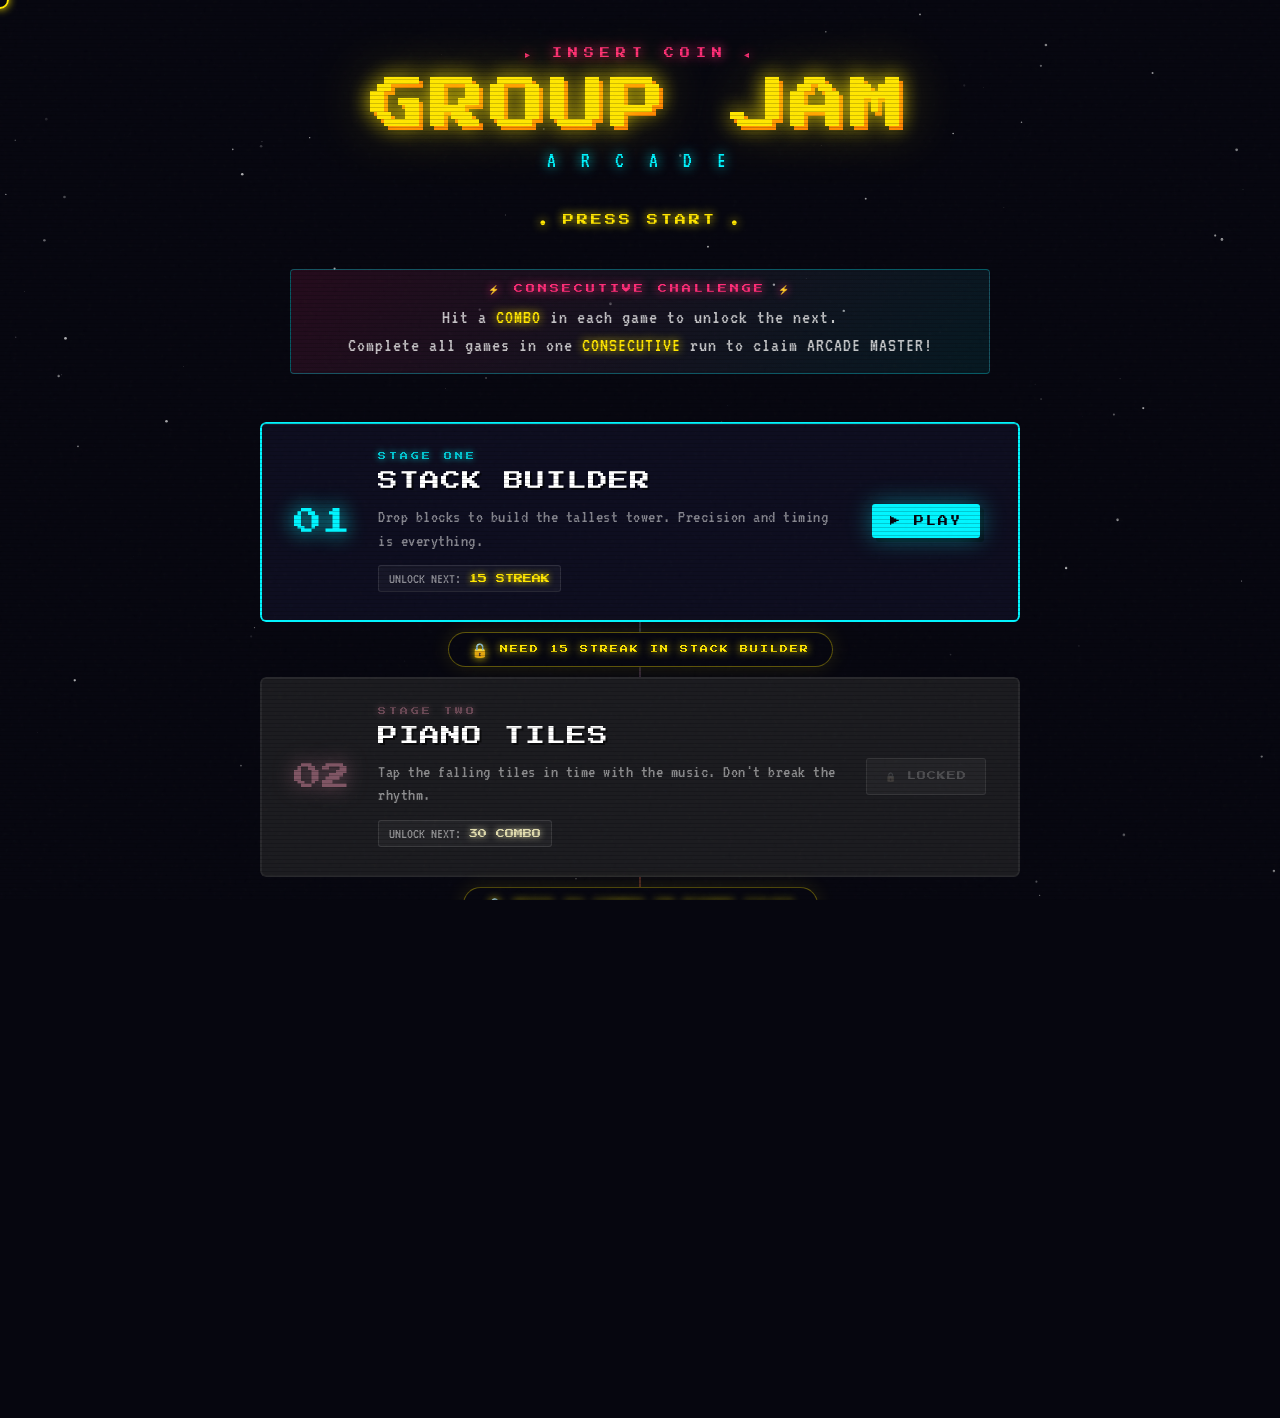
<file: index.html>
<!DOCTYPE html>
<html lang="en">
<head>
  <meta charset="UTF-8">
  <meta name="viewport" content="width=device-width, initial-scale=1.0">
  <title>GroupJam Arcade</title>
  <style>
    @import url('https://fonts.googleapis.com/css2?family=Press+Start+2P&family=VT323:wght@400&display=swap');

    :root {
      --neon-yellow: #ffe600;
      --neon-pink:   #ff2d78;
      --neon-cyan:   #00f5ff;
      --neon-green:  #39ff14;
      --neon-orange: #ff6a00;
      --dark:        #06060f;
      --panel:       #0d0d1f;
      --locked:      #1a1a2e;
    }

    * {
      margin: 0;
      padding: 0;
      box-sizing: border-box;
    }

    html, body {
      width: 100%;
      height: 100%;
      background: var(--dark);
      font-family: 'VT323', monospace;
      overflow-x: hidden;
      cursor: none;
    }

    /* ── Custom cursor ── */
    #cursor {
      position: fixed;
      width: 18px;
      height: 18px;
      border: 2px solid var(--neon-yellow);
      border-radius: 50%;
      pointer-events: none;
      z-index: 9999;
      transform: translate(-50%, -50%);
      transition: transform 0.08s, border-color 0.2s;
      box-shadow: 0 0 8px var(--neon-yellow);
    }

    #cursor.clicking {
      transform: translate(-50%, -50%) scale(0.5);
      border-color: var(--neon-pink);
      box-shadow: 0 0 16px var(--neon-pink);
    }

    /* ── Scanlines overlay ── */
    body::before {
      content: '';
      position: fixed;
      inset: 0;
      background: repeating-linear-gradient(
        to bottom,
        transparent 0px,
        transparent 3px,
        rgba(0, 0, 0, 0.18) 3px,
        rgba(0, 0, 0, 0.18) 4px
      );
      pointer-events: none;
      z-index: 100;
    }

    /* ── Noise grain ── */
    body::after {
      content: '';
      position: fixed;
      inset: 0;
      background-image: url("data:image/svg+xml,%3Csvg viewBox='0 0 200 200' xmlns='http://www.w3.org/2000/svg'%3E%3Cfilter id='n'%3E%3CfeTurbulence type='fractalNoise' baseFrequency='0.9' numOctaves='4' stitchTiles='stitch'/%3E%3C/filter%3E%3Crect width='100%25' height='100%25' filter='url(%23n)' opacity='0.04'/%3E%3C/svg%3E");
      pointer-events: none;
      z-index: 99;
      opacity: 0.5;
    }

    /* ── Starfield canvas ── */
    #stars {
      position: fixed;
      inset: 0;
      z-index: 0;
    }

    /* ── Main layout ── */
    .page {
      position: relative;
      z-index: 10;
      min-height: 100vh;
      display: flex;
      flex-direction: column;
      align-items: center;
      padding: 0 16px 60px;
    }

    /* ── Header ── */
    header {
      width: 100%;
      max-width: 900px;
      text-align: center;
      padding: 48px 0 16px;
    }

    .logo-pre {
      font-family: 'Press Start 2P', monospace;
      font-size: 10px;
      letter-spacing: 6px;
      color: var(--neon-pink);
      text-shadow: 0 0 12px var(--neon-pink);
      margin-bottom: 12px;
      animation: blink 2.4s step-end infinite;
    }

    @keyframes blink {
      50% { opacity: 0; }
    }

    .logo {
      font-family: 'Press Start 2P', monospace;
      font-size: clamp(28px, 6vw, 56px);
      color: var(--neon-yellow);
      text-shadow:
        0 0 20px var(--neon-yellow),
        0 0 60px rgba(255, 230, 0, 0.4),
        4px 4px 0 var(--neon-orange);
      letter-spacing: 4px;
      line-height: 1.2;
      animation: logoFlicker 6s ease-in-out infinite;
    }

    @keyframes logoFlicker {
      0%, 95%, 100% { opacity: 1; }
      96%            { opacity: 0.6; }
      97%            { opacity: 1; }
      98%            { opacity: 0.4; }
    }

    .logo-sub {
      font-family: 'VT323', monospace;
      font-size: 22px;
      color: var(--neon-cyan);
      letter-spacing: 8px;
      margin-top: 10px;
      text-shadow: 0 0 12px var(--neon-cyan);
    }

    /* ── Coin insert banner ── */
    .insert-coin {
      font-family: 'Press Start 2P', monospace;
      font-size: 11px;
      color: var(--neon-yellow);
      letter-spacing: 3px;
      margin: 28px 0 40px;
      animation: blink 1.1s step-end infinite;
      text-shadow: 0 0 10px var(--neon-yellow);
    }

    /* ── Combo rule banner ── */
    .combo-rule {
      background: linear-gradient(135deg, rgba(255, 45, 120, 0.12), rgba(0, 245, 255, 0.08));
      border: 1px solid rgba(0, 245, 255, 0.3);
      border-radius: 4px;
      padding: 14px 28px;
      margin-bottom: 48px;
      text-align: center;
      max-width: 700px;
      width: 100%;
    }

    .combo-rule .rule-title {
      font-family: 'Press Start 2P', monospace;
      font-size: 9px;
      color: var(--neon-pink);
      letter-spacing: 3px;
      margin-bottom: 8px;
      text-shadow: 0 0 8px var(--neon-pink);
    }

    .combo-rule .rule-text {
      font-size: 20px;
      color: rgba(255, 255, 255, 0.75);
      letter-spacing: 1px;
      line-height: 1.4;
    }

    .combo-rule .rule-text span {
      color: var(--neon-yellow);
      text-shadow: 0 0 8px var(--neon-yellow);
    }

    /* ── Game track ── */
    .track {
      display: flex;
      flex-direction: column;
      gap: 0;
      width: 100%;
      max-width: 760px;
      position: relative;
    }

    /* Vertical connector line */
    .track::before {
      content: '';
      position: absolute;
      left: 50%;
      top: 60px;
      bottom: 60px;
      width: 2px;
      background: linear-gradient(to bottom, var(--neon-cyan), var(--neon-pink), var(--neon-yellow));
      transform: translateX(-50%);
      opacity: 0.25;
      z-index: 0;
    }

    /* ── Gate between cards ── */
    .gate {
      position: relative;
      z-index: 2;
      display: flex;
      align-items: center;
      justify-content: center;
      padding: 10px 0;
    }

    .gate-inner {
      background: var(--dark);
      border: 1.5px solid rgba(255, 230, 0, 0.35);
      border-radius: 40px;
      padding: 8px 22px;
      display: flex;
      align-items: center;
      gap: 10px;
      font-family: 'Press Start 2P', monospace;
      font-size: 8px;
      color: var(--neon-yellow);
      text-shadow: 0 0 8px var(--neon-yellow);
      letter-spacing: 2px;
      box-shadow: 0 0 20px rgba(255, 230, 0, 0.12);
      transition: all 0.4s;
    }

    .gate-inner.unlocked {
      border-color: var(--neon-green);
      color: var(--neon-green);
      text-shadow: 0 0 10px var(--neon-green);
      box-shadow: 0 0 24px rgba(57, 255, 20, 0.25);
    }

    .gate-icon {
      font-size: 14px;
    }

    /* ── Game card ── */
    .game-card {
      position: relative;
      z-index: 2;
      border-radius: 6px;
      overflow: hidden;
      transition: transform 0.2s, box-shadow 0.3s;
      cursor: none;
    }

    .game-card:not(.locked-card):hover {
      transform: translateY(-4px) scale(1.01);
    }

    .card-inner {
      background: var(--panel);
      border: 2px solid transparent;
      border-radius: 6px;
      padding: 28px 32px;
      display: grid;
      grid-template-columns: auto 1fr auto;
      align-items: center;
      gap: 28px;
      transition: border-color 0.3s, background 0.3s;
    }

    /* Unlocked active card */
    .game-card:not(.locked-card) .card-inner {
      border-color: var(--accent, var(--neon-cyan));
      box-shadow:
        0 0 0 1px rgba(255, 255, 255, 0.04),
        0 0 40px var(--glow, rgba(0, 245, 255, 0.12)),
        inset 0 1px 0 rgba(255, 255, 255, 0.06);
    }

    .game-card.locked-card .card-inner {
      border-color: rgba(255, 255, 255, 0.06);
      background: var(--locked);
      filter: saturate(0.2);
    }

    /* Number badge */
    .card-num {
      font-family: 'Press Start 2P', monospace;
      font-size: 28px;
      color: var(--accent, var(--neon-cyan));
      text-shadow: 0 0 20px var(--accent, var(--neon-cyan));
      min-width: 48px;
      text-align: center;
      line-height: 1;
      transition: transform 0.3s;
    }

    .game-card:not(.locked-card):hover .card-num {
      transform: scale(1.15) rotate(-4deg);
    }

    .card-body {
      min-width: 0;
    }

    .card-tag {
      font-family: 'Press Start 2P', monospace;
      font-size: 8px;
      letter-spacing: 3px;
      color: var(--accent, var(--neon-cyan));
      text-shadow: 0 0 6px var(--accent, var(--neon-cyan));
      margin-bottom: 6px;
      opacity: 0.8;
    }

    .card-title {
      font-family: 'Press Start 2P', monospace;
      font-size: clamp(14px, 2.5vw, 20px);
      color: #fff;
      text-shadow: 2px 2px 0 rgba(0, 0, 0, 0.6);
      margin-bottom: 10px;
      letter-spacing: 1px;
      line-height: 1.5;
    }

    .card-desc {
      font-size: 18px;
      color: rgba(255, 255, 255, 0.5);
      letter-spacing: 0.5px;
      line-height: 1.3;
      margin-bottom: 12px;
    }

    .combo-req {
      display: inline-flex;
      align-items: center;
      gap: 8px;
      background: rgba(255, 255, 255, 0.04);
      border: 1px solid rgba(255, 255, 255, 0.1);
      border-radius: 3px;
      padding: 5px 10px;
      font-size: 15px;
      color: rgba(255, 255, 255, 0.5);
    }

    .combo-req .req-val {
      font-family: 'Press Start 2P', monospace;
      font-size: 9px;
      color: var(--neon-yellow);
      text-shadow: 0 0 6px var(--neon-yellow);
    }

    .combo-req.met {
      border-color: var(--neon-green);
      color: var(--neon-green);
    }

    .combo-req.met .req-val {
      color: var(--neon-green);
      text-shadow: 0 0 8px var(--neon-green);
    }

    /* CTA button area */
    .card-cta {
      min-width: 120px;
      text-align: center;
    }

    .play-btn {
      display: inline-block;
      font-family: 'Press Start 2P', monospace;
      font-size: 10px;
      letter-spacing: 2px;
      color: var(--dark);
      background: var(--accent, var(--neon-cyan));
      border: none;
      border-radius: 3px;
      padding: 12px 18px;
      cursor: none;
      text-decoration: none;
      box-shadow: 0 0 24px var(--glow, rgba(0, 245, 255, 0.5)), 4px 4px 0 rgba(0, 0, 0, 0.5);
      transition: all 0.15s;
      position: relative;
      overflow: hidden;
      white-space: nowrap;
    }

    .play-btn::after {
      content: '';
      position: absolute;
      inset: 0;
      background: linear-gradient(135deg, rgba(255, 255, 255, 0.2), transparent);
      opacity: 0;
      transition: opacity 0.2s;
    }

    .play-btn:hover::after {
      opacity: 1;
    }

    .play-btn:hover {
      transform: translate(-2px, -2px);
      box-shadow: 0 0 40px var(--glow, rgba(0, 245, 255, 0.7)), 6px 6px 0 rgba(0, 0, 0, 0.5);
    }

    .play-btn:active {
      transform: translate(2px, 2px);
      box-shadow: 0 0 10px var(--glow, rgba(0, 245, 255, 0.3)), 2px 2px 0 rgba(0, 0, 0, 0.5);
    }

    .locked-btn {
      display: inline-block;
      font-family: 'Press Start 2P', monospace;
      font-size: 9px;
      letter-spacing: 1px;
      color: rgba(255, 255, 255, 0.2);
      background: rgba(255, 255, 255, 0.04);
      border: 1px solid rgba(255, 255, 255, 0.08);
      border-radius: 3px;
      padding: 12px 18px;
      text-align: center;
      white-space: nowrap;
    }

    /* Locked overlay icon */
    .lock-overlay {
      position: absolute;
      inset: 0;
      display: flex;
      align-items: center;
      justify-content: center;
      pointer-events: none;
    }

    .lock-icon {
      font-size: 48px;
      opacity: 0.07;
    }

    /* ── Progress bar ── */
    .progress-wrap {
      width: 100%;
      max-width: 760px;
      margin-top: 48px;
      padding: 0 4px;
    }

    .progress-label {
      display: flex;
      justify-content: space-between;
      font-size: 16px;
      color: rgba(255, 255, 255, 0.35);
      margin-bottom: 8px;
      letter-spacing: 2px;
    }

    .progress-track {
      height: 6px;
      background: rgba(255, 255, 255, 0.06);
      border-radius: 3px;
      overflow: hidden;
    }

    .progress-fill {
      height: 100%;
      background: linear-gradient(90deg, var(--neon-cyan), var(--neon-pink), var(--neon-yellow));
      border-radius: 3px;
      transition: width 0.8s cubic-bezier(0.4, 0, 0.2, 1);
      box-shadow: 0 0 12px var(--neon-cyan);
    }

    /* ── Footer ── */
    footer {
      margin-top: 60px;
      text-align: center;
      font-size: 14px;
      color: rgba(255, 255, 255, 0.2);
      letter-spacing: 3px;
      line-height: 2;
    }

    footer a {
      color: var(--neon-cyan);
      text-decoration: none;
      text-shadow: 0 0 6px var(--neon-cyan);
    }

    /* ── Unlock flash animation ── */
    @keyframes unlockFlash {
      0%   { box-shadow: 0 0 0 0 rgba(57, 255, 20, 0.8); }
      50%  { box-shadow: 0 0 60px 20px rgba(57, 255, 20, 0.4); }
      100% { box-shadow: 0 0 0 0 rgba(57, 255, 20, 0); }
    }

    .unlocking {
      animation: unlockFlash 0.6s ease-out;
    }

    /* ── Responsive ── */
    @media (max-width: 600px) {
      .card-inner {
        grid-template-columns: 1fr;
        text-align: center;
      }

      .card-num {
        font-size: 22px;
      }

      .card-cta {
        margin-top: 8px;
      }

      .track::before {
        display: none;
      }
    }
  </style>
</head>
<body>

  <canvas id="stars"></canvas>
  <div id="cursor"></div>

  <div class="page">

    <!-- HEADER -->
    <header>
      <div class="logo-pre">▸ INSERT COIN ◂</div>
      <div class="logo">GROUP JAM</div>
      <div class="logo-sub">A R C A D E</div>
    </header>

    <div class="insert-coin">● PRESS START ●</div>

    <!-- COMBO RULE EXPLANATION -->
    <div class="combo-rule">
      <div class="rule-title">⚡ CONSECUTIVE CHALLENGE ⚡</div>
      <div class="rule-text">
        Hit a <span>COMBO</span> in each game to unlock the next.<br>
        Complete all games in one <span>CONSECUTIVE</span> run to claim ARCADE MASTER!
      </div>
    </div>

    <!-- GAME TRACK -->
    <div class="track" id="gameTrack">

      <!-- ── GAME 1: Stack Builder ── -->
      <div class="game-card" id="card-1" style="--accent: var(--neon-cyan); --glow: rgba(0,245,255,0.4);">
        <div class="card-inner">
          <div class="card-num">01</div>
          <div class="card-body">
            <div class="card-tag">STAGE ONE</div>
            <div class="card-title">STACK BUILDER</div>
            <div class="card-desc">Drop blocks to build the tallest tower. Precision and timing is everything.</div>
            <div class="combo-req" id="req-1">
              <span>UNLOCK NEXT:</span>
              <span class="req-val" id="req-val-1">15 STREAK</span>
            </div>
          </div>
          <div class="card-cta">
            <a href="stackbuilder.html" class="play-btn" id="btn-1">▶ PLAY</a>
          </div>
        </div>
      </div>

      <!-- Gate 1 → 2 -->
      <div class="gate">
        <div class="gate-inner" id="gate-1">
          <span class="gate-icon">🔒</span>
          <span id="gate-label-1">NEED 15 STREAK IN STACK BUILDER</span>
        </div>
      </div>

      <!-- ── GAME 2: Piano Tiles ── -->
      <div class="game-card locked-card" id="card-2" style="--accent: var(--neon-pink); --glow: rgba(255,45,120,0.4);">
        <div class="lock-overlay"><span class="lock-icon">🔒</span></div>
        <div class="card-inner">
          <div class="card-num">02</div>
          <div class="card-body">
            <div class="card-tag">STAGE TWO</div>
            <div class="card-title">PIANO TILES</div>
            <div class="card-desc">Tap the falling tiles in time with the music. Don't break the rhythm.</div>
            <div class="combo-req" id="req-2">
              <span>UNLOCK NEXT:</span>
              <span class="req-val" id="req-val-2">30 COMBO</span>
            </div>
          </div>
          <div class="card-cta">
            <div class="locked-btn" id="btn-2">🔒 LOCKED</div>
          </div>
        </div>
      </div>

      <!-- Gate 2 → 3 -->
      <div class="gate">
        <div class="gate-inner" id="gate-2">
          <span class="gate-icon">🔒</span>
          <span id="gate-label-2">NEED 30 COMBO IN PIANO TILES</span>
        </div>
      </div>

      <!-- ── GAME 3: BULLSEYE (Finale) ── -->
      <div class="game-card locked-card" id="card-3" style="--accent: var(--neon-yellow); --glow: rgba(255,230,0,0.4);">
        <div class="lock-overlay"><span class="lock-icon">🎯</span></div>
        <div class="card-inner">
          <div class="card-num">03</div>
          <div class="card-body">
            <div class="card-tag">FINAL STAGE</div>
            <div class="card-title">BULLSEYE</div>
            <div class="card-desc">Draw your bow, read the wind, and hit the mark. One bullseye wins it all.</div>
            <div class="combo-req" id="req-3">
              <span>OBJECTIVE:</span>
              <span class="req-val" id="req-val-3">HIT BULLSEYE</span>
            </div>
          </div>
          <div class="card-cta">
            <div class="locked-btn" id="btn-3">🔒 LOCKED</div>
          </div>
        </div>
      </div>

    </div>

    <!-- PROGRESS BAR -->
    <div class="progress-wrap">
      <div class="progress-label">
        <span>ARCADE PROGRESS</span>
        <span id="progressText">0 / 3 STAGES</span>
      </div>
      <div class="progress-track">
        <div class="progress-fill" id="progressFill" style="width: 0%"></div>
      </div>
    </div>

    <!-- FOOTER -->
    <footer>
      <div>GROUP JAM ARCADE © 2026</div>
      <div><a href="https://github.com/abidmohdasif/GroupJam" target="_blank">github.com/abidmohdasif/GroupJam</a></div>
      <div style="margin-top: 8px; font-size: 12px;">USE ARROW KEYS OR MOUSE — GOOD LUCK PLAYER</div>
    </footer>

  </div>

  <script>
    // ── Starfield ────────────────────────────────────────────────────────────
    const canvas = document.getElementById('stars');
    const ctx = canvas.getContext('2d');
    let stars = [];

    function resizeCanvas() {
      canvas.width = window.innerWidth;
      canvas.height = window.innerHeight;
    }
    resizeCanvas();
    window.addEventListener('resize', resizeCanvas);

    function initStars() {
      stars = Array.from({ length: 160 }, () => ({
        x: Math.random() * canvas.width,
        y: Math.random() * canvas.height,
        r: Math.random() * 1.4,
        speed: 0.05 + Math.random() * 0.15,
        twinkle: Math.random() * Math.PI * 2
      }));
    }
    initStars();

    function animateStars() {
      ctx.clearRect(0, 0, canvas.width, canvas.height);
      stars.forEach(s => {
        s.twinkle += 0.02;
        const alpha = 0.3 + Math.sin(s.twinkle) * 0.4;
        ctx.globalAlpha = Math.max(0, alpha);
        ctx.fillStyle = '#fff';
        ctx.beginPath();
        ctx.arc(s.x, s.y, s.r, 0, Math.PI * 2);
        ctx.fill();
        s.y -= s.speed;
        if (s.y < 0) {
          s.y = canvas.height;
          s.x = Math.random() * canvas.width;
        }
      });
      ctx.globalAlpha = 1;
      requestAnimationFrame(animateStars);
    }
    animateStars();

    // ── Custom cursor ────────────────────────────────────────────────────────
    const cursor = document.getElementById('cursor');
    document.addEventListener('mousemove', e => {
      cursor.style.left = e.clientX + 'px';
      cursor.style.top  = e.clientY + 'px';
    });
    document.addEventListener('mousedown', () => cursor.classList.add('clicking'));
    document.addEventListener('mouseup',   () => cursor.classList.remove('clicking'));

    // ── Arcade state machine ─────────────────────────────────────────────────
    // Unlock persists across navigation (going to a game and back) but resets
    // on a deliberate page reload (F5 / Cmd+R).
    let unlockedStages = 1;

    // Detect whether this load is a reload vs. a normal navigation
    const navEntry = performance.getEntriesByType('navigation')[0];
    const isReload = navEntry ? navEntry.type === 'reload' : false;

    if (isReload) {
      // Hard reset — wipe session storage so a reload always starts fresh
      sessionStorage.removeItem('gj_unlocked');
    }

    // Read unlock level: URL param (set by games) takes priority,
    // then sessionStorage (preserved across back-navigation)
    const urlParams    = new URLSearchParams(window.location.search);
    const unlockedParam  = parseInt(urlParams.get('unlocked') || '0');
    const sessionLevel   = parseInt(sessionStorage.getItem('gj_unlocked') || '1');

    unlockedStages = Math.max(unlockedParam, isReload ? 1 : sessionLevel);

    // Persist the current best unlock level back into sessionStorage
    if (unlockedStages > 1) {
      sessionStorage.setItem('gj_unlocked', String(unlockedStages));
    }

    // Clean the URL so the param doesn't linger if the user shares/bookmarks it
    if (unlockedParam) {
      window.history.replaceState({}, '', window.location.pathname);
    }

    // ── Render unlock state ──────────────────────────────────────────────────
    function renderState() {
      if (unlockedStages >= 2) {
        unlockCard(2, 'gate-1', 'gate-label-1', 'STAGE 2 UNLOCKED ✓', 'req-1', 'btn-2', 'pianotiles.html', '▶ PLAY');
      }
      if (unlockedStages >= 3) {
        unlockCard(3, 'gate-2', 'gate-label-2', 'FINAL STAGE UNLOCKED ✓', 'req-2', 'btn-3', 'bullseye.html', '▶ PLAY');
      }

      if (unlockedStages >= 2) {
        document.getElementById('req-1').classList.add('met');
        document.getElementById('req-val-1').textContent = '✓ DONE';
      }
      if (unlockedStages >= 3) {
        document.getElementById('req-2').classList.add('met');
        document.getElementById('req-val-2').textContent = '✓ DONE';
      }

      updateProgress();
    }

    function unlockCard(stageNum, gateId, gateLabelId, gateText, reqId, btnId, href, btnText) {
      const card = document.getElementById('card-' + stageNum);
      if (card) {
        card.classList.remove('locked-card');
        const overlay = card.querySelector('.lock-overlay');
        if (overlay) overlay.style.display = 'none';
      }

      const gate = document.getElementById(gateId);
      const gateLabel = document.getElementById(gateLabelId);
      if (gate) gate.classList.add('unlocked');
      if (gateLabel) gateLabel.textContent = gateText;

      const gateIcon = gate && gate.querySelector('.gate-icon');
      if (gateIcon) gateIcon.textContent = '✅';

      const btn = document.getElementById(btnId);
      if (btn) {
        const newBtn = document.createElement('a');
        newBtn.href = href;
        newBtn.className = 'play-btn';
        newBtn.id = btnId;
        newBtn.textContent = btnText;
        btn.replaceWith(newBtn);
      }
    }

    function updateProgress() {
      const stages = unlockedStages - 1;
      const total  = 3;
      const pct    = Math.min(100, Math.round((stages / total) * 100));
      document.getElementById('progressFill').style.width = pct + '%';
      document.getElementById('progressText').textContent = stages + ' / ' + total + ' STAGES';
    }

    renderState();

    // ── Dev unlock shortcut (type "unlock2", "unlock3", or "reset") ──────────
    let keyBuffer = '';
    document.addEventListener('keydown', e => {
      keyBuffer += e.key.toLowerCase();
      if (keyBuffer.length > 8) keyBuffer = keyBuffer.slice(-8);

      if (keyBuffer.endsWith('unlock2')) {
        unlockedStages = Math.max(unlockedStages, 2);
        renderState();
        keyBuffer = '';
        flashUnlock('card-2');
      }
      if (keyBuffer.endsWith('unlock3')) {
        unlockedStages = Math.max(unlockedStages, 3);
        renderState();
        keyBuffer = '';
        flashUnlock('card-3');
      }
      if (keyBuffer.endsWith('reset')) {
        location.reload();
      }
    });

    function flashUnlock(cardId) {
      const card = document.getElementById(cardId);
      if (!card) return;
      card.classList.add('unlocking');
      setTimeout(() => card.classList.remove('unlocking'), 700);
    }

    // ── Global combo hook for same-origin game pages ─────────────────────────
    window.groupJamCombo = function (stage, newUnlocked) {
      if (newUnlocked > unlockedStages) {
        unlockedStages = newUnlocked;
        renderState();
        flashUnlock('card-' + newUnlocked);
      }
    };

    // ── Window message listener (for iframes or popups) ──────────────────────
    window.addEventListener('message', e => {
      if (e.data && e.data.type === 'groupJamCombo') {
        window.groupJamCombo(e.data.stage, e.data.combo);
      }
    });

    // ── Card hover brightness ────────────────────────────────────────────────
    document.querySelectorAll('.game-card:not(.locked-card)').forEach(card => {
      card.addEventListener('mouseenter', () => {
        card.style.filter = 'brightness(1.08)';
      });
      card.addEventListener('mouseleave', () => {
        card.style.filter = '';
      });
    });
  </script>

</body>
</html>
</file>
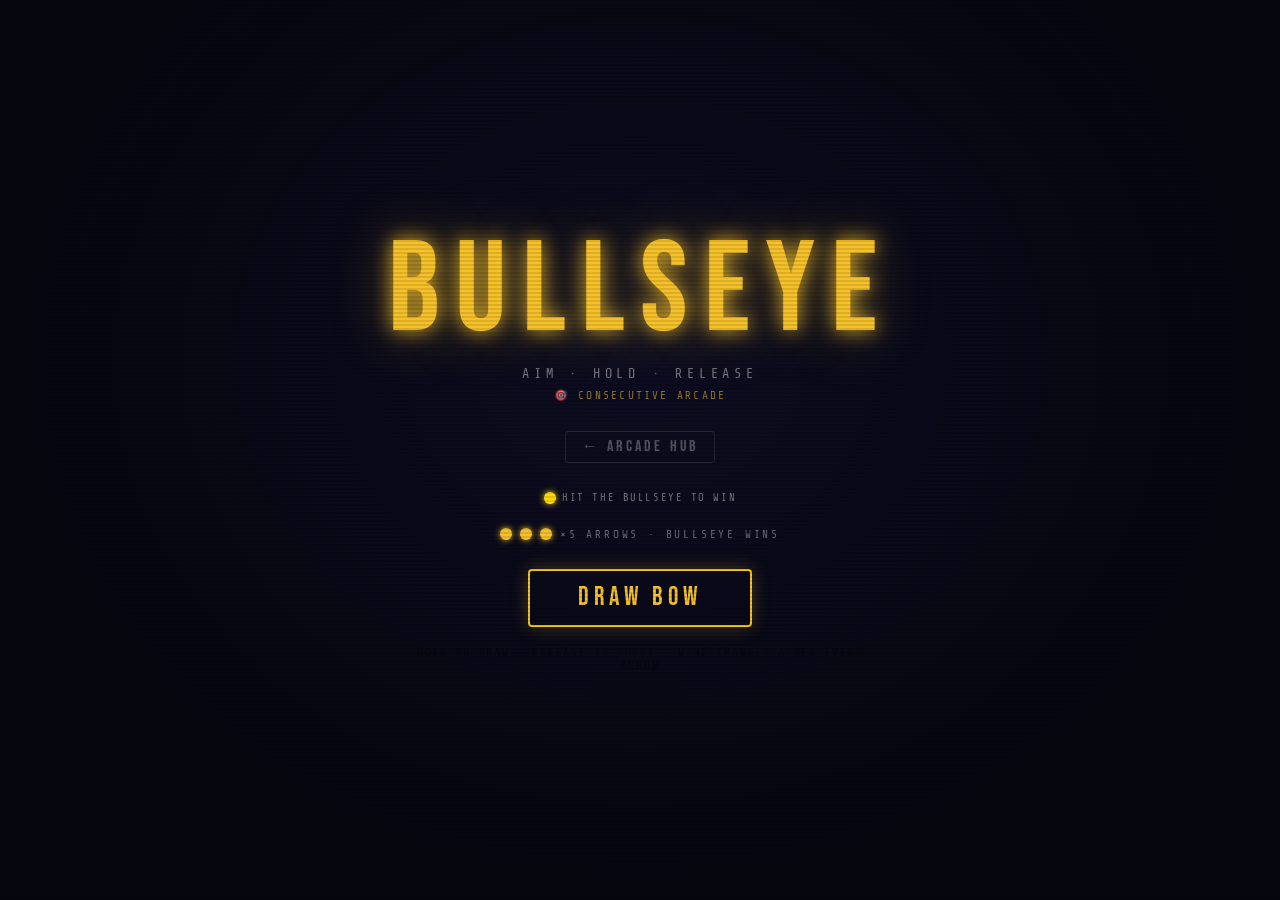
<file: archery.html>
<!DOCTYPE html>
<html lang="en">
<head>
  <meta charset="UTF-8"/>
  <meta name="viewport" content="width=device-width, initial-scale=1.0"/>
  <title>BULLSEYE — Consecutive Arcade</title>
  <link href="https://fonts.googleapis.com/css2?family=Bebas+Neue&family=Share+Tech+Mono&display=swap" rel="stylesheet">
  <style>
    *,*::before,*::after{box-sizing:border-box;margin:0;padding:0}
    :root{--accent:#2af5b8;--accent2:#f52a7c;--accent3:#f5c12a;--mono:'Share Tech Mono',monospace;--display:'Bebas Neue',sans-serif;}
    html,body{height:100%;width:100%;overflow:hidden;user-select:none;font-family:var(--mono);background:#06060f;}
    #scene{position:fixed;inset:0;cursor:crosshair;}
    #bgCanvas{position:absolute;inset:0;width:100%;height:100%;}
    .screen{position:fixed;inset:0;display:flex;flex-direction:column;align-items:center;justify-content:center;z-index:100;transition:opacity .4s;}
    .screen.hidden{opacity:0;pointer-events:none;}
    #startScreen{background:radial-gradient(ellipse at 50% 40%,#0d0d22 0%,#06060f 70%);}
    body::after{content:'';position:fixed;inset:0;background:repeating-linear-gradient(0deg,transparent,transparent 2px,rgba(0,0,0,.1) 2px,rgba(0,0,0,.1) 4px);pointer-events:none;z-index:999;}
    .logo{font-family:var(--display);font-size:clamp(4rem,12vw,8rem);letter-spacing:.12em;color:var(--accent3);text-shadow:0 0 20px var(--accent3),0 0 60px rgba(245,193,42,.4);animation:pulse 2.4s ease-in-out infinite;line-height:1;}
    .subtitle{font-size:.85rem;letter-spacing:.35em;color:rgba(255,255,255,.45);text-transform:uppercase;margin-top:.6rem;margin-bottom:.5rem;}
    .song-credit{font-size:.7rem;letter-spacing:.2em;color:rgba(245,193,42,.6);margin-bottom:1.8rem;}
    .arcade-back{display:inline-flex;align-items:center;gap:8px;font-family:var(--display);font-size:1rem;letter-spacing:.2em;color:rgba(255,255,255,.3);text-decoration:none;border:1px solid rgba(255,255,255,.1);border-radius:3px;padding:.35rem 1rem;margin-bottom:1.8rem;transition:all .2s;}
    .arcade-back:hover{color:var(--accent);border-color:var(--accent);}
    .ring-legend{display:flex;gap:.9rem;margin-bottom:1.5rem;flex-wrap:wrap;justify-content:center;}
    .ring-item{display:flex;align-items:center;gap:.4rem;}
    .ring-dot{width:12px;height:12px;border-radius:50%;border:1px solid rgba(255,255,255,.2);}
    .ring-text{font-size:.65rem;letter-spacing:.15em;color:rgba(255,255,255,.45);}
    .ammo-legend{display:flex;gap:.5rem;margin-bottom:1.8rem;align-items:center;}
    .ammo-pip-demo{width:12px;height:12px;border-radius:50%;background:var(--accent3);box-shadow:0 0 6px var(--accent3);}
    .ammo-legend-label{font-size:.7rem;letter-spacing:.25em;color:rgba(255,255,255,.4);}
    .btn{font-family:var(--display);font-size:1.6rem;letter-spacing:.2em;padding:.7rem 3rem;background:transparent;border:2px solid var(--accent3);color:var(--accent3);cursor:pointer;border-radius:4px;transition:all .2s;box-shadow:0 0 18px rgba(245,193,42,.25);}
    .btn:hover{background:var(--accent3);color:#05050a;box-shadow:0 0 36px rgba(245,193,42,.6);}
    .hint{margin-top:1.2rem;font-size:.7rem;letter-spacing:.15em;opacity:.35;text-align:center;max-width:500px;padding:0 1rem;}
    #gameOverScreen{background:rgba(5,5,10,.92);gap:0;}
    .over-title{font-family:var(--display);font-size:clamp(3rem,8vw,6rem);color:var(--accent2);text-shadow:0 0 30px var(--accent2);letter-spacing:.15em;}
    .over-stats{margin:1.6rem 0 1.4rem;text-align:center;line-height:2.2;font-size:.9rem;opacity:.85;}
    .over-stats span{color:var(--accent3);font-size:1.2rem;}
    .btn-row{display:flex;gap:1rem;align-items:center;flex-wrap:wrap;justify-content:center;}
    .btn-arcade{font-family:var(--display);font-size:1.3rem;letter-spacing:.15em;padding:.6rem 2rem;background:transparent;border:2px solid rgba(255,255,255,.2);color:rgba(255,255,255,.4);cursor:pointer;border-radius:4px;transition:all .2s;}
    .btn-arcade:hover{border-color:var(--accent);color:var(--accent);}
    #hud{position:fixed;top:0;left:0;right:0;z-index:50;display:flex;justify-content:space-between;align-items:flex-end;padding:.7rem 1.2rem .4rem;pointer-events:none;}
    .hud-block{display:flex;flex-direction:column;pointer-events:none;}
    .hud-label{font-size:.55rem;letter-spacing:.3em;opacity:.4;text-transform:uppercase;}
    .hud-value{font-family:var(--display);font-size:2rem;letter-spacing:.06em;line-height:1;}
    #scoreVal{color:var(--accent3);}
    #ammoBar{display:flex;gap:6px;align-items:center;margin-top:4px;}
    .ammo-pip{width:11px;height:11px;border-radius:50%;background:var(--accent3);box-shadow:0 0 6px var(--accent3);transition:all .3s;}
    .ammo-pip.used{background:#2a2a2a;box-shadow:none;}
    #inGameBackBtn{position:absolute;top:50%;right:1rem;transform:translateY(-50%);font-family:var(--display);font-size:.75rem;letter-spacing:.15em;color:rgba(255,255,255,.22);background:transparent;border:1px solid rgba(255,255,255,.1);border-radius:3px;padding:.3rem .8rem;cursor:pointer;transition:all .2s;pointer-events:all;}
    #inGameBackBtn:hover{color:var(--accent2);border-color:var(--accent2);}

    /* WIND BOX */
    #windBox{position:fixed;top:16px;left:50%;transform:translateX(-50%);z-index:51;display:flex;align-items:center;gap:10px;background:rgba(0,0,0,.7);border:1.5px solid rgba(255,255,255,.18);border-radius:8px;padding:7px 20px;pointer-events:none;font-family:var(--display);letter-spacing:.1em;backdrop-filter:blur(4px);}
    #windLabel{font-size:.6rem;letter-spacing:.3em;color:rgba(255,255,255,.4);}
    #windVal{font-size:1.5rem;}
    #windDirIcon{font-size:1.2rem;transition:transform .5s;}

    /* HOLD BAR */
    #holdBarWrap{position:fixed;bottom:0;left:0;right:0;z-index:51;display:flex;align-items:center;gap:10px;padding:8px 1.2rem 12px;background:linear-gradient(to top,rgba(0,0,0,.75),transparent);}
    #holdLabel{font-size:.6rem;letter-spacing:.25em;color:rgba(255,255,255,.4);white-space:nowrap;width:165px;}
    #holdBarBg{flex:1;height:6px;background:rgba(255,255,255,.1);border-radius:4px;overflow:hidden;}
    #holdBarFill{height:100%;width:0%;border-radius:4px;transition:width .05s,background .2s;}
    #lastHit{font-family:var(--display);font-size:1rem;letter-spacing:.2em;min-width:140px;text-align:right;}

    .score-popup{position:fixed;font-family:var(--display);pointer-events:none;z-index:200;animation:popFloat 1.5s ease forwards;text-align:center;white-space:nowrap;}
    @keyframes popFloat{0%{transform:translateY(0) scale(.6);opacity:0;}20%{transform:translateY(-14px) scale(1.2);opacity:1;}75%{transform:translateY(-50px) scale(1);opacity:1;}100%{transform:translateY(-80px) scale(.9);opacity:0;}}
    #countdown{position:fixed;inset:0;z-index:200;display:flex;align-items:center;justify-content:center;background:rgba(5,5,10,.85);backdrop-filter:blur(4px);opacity:0;pointer-events:none;transition:opacity .3s;}
    #countdown.show{opacity:1;pointer-events:all;}
    .countdown-num{font-family:var(--display);font-size:12rem;color:var(--accent3);text-shadow:0 0 40px var(--accent3);animation:countPop .9s ease-out;}
    @keyframes countPop{0%{transform:scale(2);opacity:0;}30%{transform:scale(1);opacity:1;}75%{transform:scale(1);opacity:1;}100%{transform:scale(.6);opacity:0;}}
    @keyframes pulse{0%,100%{text-shadow:0 0 20px var(--accent3),0 0 60px rgba(245,193,42,.4);}50%{text-shadow:0 0 40px var(--accent3),0 0 100px rgba(245,193,42,.7);}}
    #missFlash{position:fixed;inset:0;background:rgba(245,42,124,.1);pointer-events:none;z-index:90;opacity:0;transition:opacity .05s;}
    #missFlash.show{opacity:1;}
    #bowArm{position:fixed;bottom:0;right:0;width:180px;height:340px;pointer-events:none;z-index:60;opacity:.9;}
  </style>
</head>
<body>

<div id="startScreen" class="screen">
  <div class="logo">BULLSEYE</div>
  <div class="subtitle">Aim · Hold · Release</div>
  <div class="song-credit">🎯 CONSECUTIVE ARCADE</div>
  <a href="index.html" class="arcade-back">← ARCADE HUB</a>
  <div class="ring-legend">
    <div class="ring-item"><div class="ring-dot" style="background:#FFD700;box-shadow:0 0 6px #FFD700"></div><div class="ring-text">HIT THE BULLSEYE TO WIN</div></div>
  </div>
  <div class="ammo-legend">
    <div class="ammo-pip-demo"></div><div class="ammo-pip-demo"></div><div class="ammo-pip-demo"></div>
    <div class="ammo-legend-label">×5 ARROWS · BULLSEYE WINS</div>
  </div>
  <button class="btn" id="startBtn">DRAW BOW</button>
  <div class="hint">HOLD TO DRAW — RELEASE TO SHOOT · WIND CHANGES AFTER EVERY ARROW</div>
</div>

<div id="gameOverScreen" class="screen hidden">
  <div class="over-title" id="overTitle">QUIVER EMPTY</div>
  <div class="over-stats">
    BULLSEYES &nbsp;&nbsp;<span id="finalBullseyes">0</span> / 5<br>
    ARROWS LEFT &nbsp;&nbsp;<span id="finalArrowsLeft">0</span>
  </div>
  <div id="unlockBadge" style="display:none;background:linear-gradient(135deg,rgba(57,255,20,0.15),rgba(0,245,255,0.1));border:1.5px solid #39ff14;border-radius:4px;padding:.7rem 1.8rem;margin-bottom:1rem;font-family:var(--display);font-size:1.1rem;letter-spacing:.15em;color:#39ff14;text-shadow:0 0 12px #39ff14;text-align:center;">✅ ARCADE MASTER — HEAD BACK TO HUB!</div>
  <div class="btn-row">
    <button class="btn" id="restartBtn">TRY AGAIN</button>
    <button class="btn-arcade" id="arcadeBtn">← ARCADE HUB</button>
  </div>
</div>

<div id="scene"><canvas id="bgCanvas"></canvas></div>

<div id="hud">
  <div class="hud-block">
    <div class="hud-label">BULLSEYES</div>
    <div class="hud-value" id="scoreVal" style="color:var(--accent3)">0</div>
  </div>
  <div class="hud-block" style="text-align:center">
    <div class="hud-label">ARROWS</div>
    <div id="ammoBar"></div>
  </div>
  <div class="hud-block" style="text-align:right;padding-right:90px;">
    <div class="hud-label">NEEDED</div>
    <div class="hud-value" id="bestVal" style="color:var(--accent2)">1</div>
  </div>
  <button id="inGameBackBtn">■ QUIT</button>
</div>

<div id="windBox">
  <span id="windLabel">WIND</span>
  <span id="windVal">0.0</span>
  <span id="windDirIcon">→</span>
</div>

<canvas id="bowArm" width="180" height="340"></canvas>

<div id="holdBarWrap">
  <div id="holdLabel">HOLD TO AIM</div>
  <div id="holdBarBg"><div id="holdBarFill"></div></div>
  <div id="lastHit"></div>
</div>

<div id="countdown"><div class="countdown-num" id="countdownNum">3</div></div>
<div id="missFlash"></div>

<script>
const RINGS = [
  { label:'BULLSEYE',   points:100, color:'#FFD700', stroke:'#b89000' },
  { label:'INNER RED',  points:55,  color:'#ee1800', stroke:'#aa0000' },
  { label:'OUTER RED',  points:45,  color:'#cc2200', stroke:'#881100' },
  { label:'INNER BLUE', points:35,  color:'#1166ee', stroke:'#0044bb' },
  { label:'OUTER BLUE', points:25,  color:'#1155cc', stroke:'#0a3388' },
  { label:'INNER BLACK',points:12,  color:'#222',    stroke:'#000'    },
  { label:'OUTER BLACK',points:8,   color:'#111',    stroke:'#000'    },
  { label:'INNER WHITE',points:6,   color:'#f0f0f0', stroke:'#ccc'    },
  { label:'OUTER WHITE',points:4,   color:'#d8d8d8', stroke:'#bbb'    },
];
const RING_FRACS = [0.10, 0.22, 0.36, 0.50, 0.64, 0.74, 0.84, 0.92, 1.0];
const MAX_ARROWS   = 5;
const SCATTER_BASE = 0.20;
const SCATTER_MIN  = 0.025;

const bgCanvas = document.getElementById('bgCanvas');
const bgCtx    = bgCanvas.getContext('2d');
let W, H;
function resize(){ W=bgCanvas.width=window.innerWidth; H=bgCanvas.height=window.innerHeight; }
resize();

// Stars for arcade night sky
const stars = Array.from({length:180},()=>({
  x: Math.random(), y: Math.random()*0.62,
  r: 0.3+Math.random()*1.1,
  twinkle: Math.random()*Math.PI*2,
  speed: 0.008+Math.random()*0.018
}));
// City silhouette buildings
let cityBuildings = [];
function buildCity(){
  cityBuildings=[];
  let cx=0;
  while(cx<(W||1400)+40){
    const bw=18+Math.random()*42, bh=38+Math.random()*170;
    cityBuildings.push({x:cx,w:bw,h:bh}); cx+=bw+2+Math.random()*7;
  }
}
buildCity();
window.addEventListener('resize',()=>{ resize(); buildCity(); renderScene(); });

let gs = {
  running:false, score:0, bestScore:0, bullseyes:0,
  ammoLeft:MAX_ARROWS, arrows:[], hits:0, bestShot:null,
  isHolding:false, holdStart:0, holdPct:0,
  aimX:0.5, aimY:0.42, hasAim:false,
  wind:0, windDir:1,
  targetShake:0,
};
let animId=null, holdInterval=null, arrowIdCtr=0, lastTs=0;

function targetRect(){
  const sz=Math.min(W,H)*0.17;
  return { cx:W*0.5, cy:H*0.32, r:sz*0.5 };
}

/* ── AUDIO ── */
let audioCtx=null;
function ensureAudio(){ if(!audioCtx) audioCtx=new(window.AudioContext||window.webkitAudioContext)(); if(audioCtx.state==='suspended') audioCtx.resume(); }
function playSound(type){
  if(!audioCtx) return; const now=audioCtx.currentTime;
  if(type==='draw'){
    const o=audioCtx.createOscillator(),g=audioCtx.createGain();o.connect(g);g.connect(audioCtx.destination);
    o.type='sawtooth';o.frequency.setValueAtTime(200,now);o.frequency.exponentialRampToValueAtTime(110,now+.55);
    g.gain.setValueAtTime(.04,now);g.gain.exponentialRampToValueAtTime(.001,now+.55);o.start(now);o.stop(now+.6);
  } else if(type==='release'){
    const o=audioCtx.createOscillator(),g=audioCtx.createGain();o.connect(g);g.connect(audioCtx.destination);
    o.type='triangle';o.frequency.setValueAtTime(680,now);o.frequency.exponentialRampToValueAtTime(75,now+.22);
    g.gain.setValueAtTime(.26,now);g.gain.exponentialRampToValueAtTime(.001,now+.25);o.start(now);o.stop(now+.28);
  } else if(type==='bullseye'){
    [0,.09,.18].forEach((d,i)=>{ const o=audioCtx.createOscillator(),g=audioCtx.createGain();o.connect(g);g.connect(audioCtx.destination);o.type='sine';o.frequency.setValueAtTime([880,1100,1320][i],now+d);g.gain.setValueAtTime(.18,now+d);g.gain.exponentialRampToValueAtTime(.001,now+d+.2);o.start(now+d);o.stop(now+d+.24); });
  } else if(type==='hit'){
    const o=audioCtx.createOscillator(),g=audioCtx.createGain();o.connect(g);g.connect(audioCtx.destination);
    o.type='triangle';o.frequency.setValueAtTime(460,now);g.gain.setValueAtTime(.14,now);g.gain.exponentialRampToValueAtTime(.001,now+.2);o.start(now);o.stop(now+.22);
  } else if(type==='miss'){
    const o=audioCtx.createOscillator(),g=audioCtx.createGain();o.connect(g);g.connect(audioCtx.destination);
    o.type='sawtooth';o.frequency.setValueAtTime(150,now);o.frequency.exponentialRampToValueAtTime(55,now+.2);
    g.gain.setValueAtTime(.14,now);g.gain.exponentialRampToValueAtTime(.001,now+.2);o.start(now);o.stop(now+.22);
  }
}

/* ── NEW WIND PER SHOT ── */
function rollWind(){
  gs.wind    = 0.4 + Math.random()*4.6;   // 0.4..5.0
  gs.windDir = Math.random()<0.5 ? 1 : -1;
  updateWindHUD();
}

function updateWindHUD(){
  const el=document.getElementById('windVal');
  const di=document.getElementById('windDirIcon');
  el.textContent = gs.wind.toFixed(1);
  di.textContent = gs.windDir>0 ? '→' : '←';
  const intensity = gs.wind/5;
  el.style.color = intensity>0.7?'#f52a7c':intensity>0.4?'#f5c12a':'#2af5b8';
  di.style.color  = el.style.color;
}

/* ── HIT DETECTION ── */
function getHit(nx,ny){
  const tr=targetRect(), dx=nx*W-tr.cx, dy=ny*H-tr.cy;
  const frac=Math.hypot(dx,dy)/tr.r;
  for(let i=0;i<RING_FRACS.length;i++) if(frac<=RING_FRACS[i]) return {points:RINGS[i].points,label:RINGS[i].label,ring:i,frac};
  return {points:0,label:'MISS',ring:-1,frac};
}

/* ── SHOOT ── */
function shoot(){
  if(!gs.running||gs.ammoLeft<=0) return;
  const tr=targetRect();
  const windOffsetNorm = gs.wind * gs.windDir * 0.014;
  const bx = gs.aimX + windOffsetNorm;
  const by = gs.aimY;
  const scatter=(SCATTER_BASE*(1-gs.holdPct*0.88)+SCATTER_MIN)*(tr.r/W);
  const angle=Math.random()*Math.PI*2, d=Math.random()*scatter;
  const nx=bx+Math.cos(angle)*d, ny=by+Math.sin(angle)*d;
  const hit=getHit(nx,ny);
  gs.arrows.push({nx,ny,id:++arrowIdCtr,...hit});
  gs.ammoLeft--;

  const isBullseye = hit.label==='BULLSEYE';
  if(isBullseye){ gs.bullseyes++; playSound('bullseye'); }
  else if(hit.points>0){ playSound('hit'); }
  else {
    playSound('miss'); gs.targetShake=16;
    const mf=document.getElementById('missFlash'); mf.classList.add('show'); setTimeout(()=>mf.classList.remove('show'),130);
  }

  showPopup(nx*W, ny*H, hit, isBullseye);
  if(gs.ammoLeft>0) rollWind();
  updateHUD();

  if(isBullseye){ setTimeout(()=>endGame(true), 900); }
  else if(gs.ammoLeft<=0){ setTimeout(()=>endGame(false), 900); }
}

function showPopup(sx,sy,hit,isBullseye){
  const el=document.createElement('div'); el.className='score-popup';
  const cols={BULLSEYE:'#FFD700',MISS:'#f52a7c'};
  const col=isBullseye?'#FFD700':hit.points>0?'rgba(255,255,255,0.6)':'#f52a7c';
  el.style.cssText=`left:${sx-40}px;top:${sy-50}px;color:${col};font-size:${isBullseye?38:24}px;text-shadow:0 2px 10px #000a;letter-spacing:1px;`;
  el.innerHTML=isBullseye?`<div>🎯</div><div style="font-size:.55em;letter-spacing:3px">BULLSEYE!</div>`:hit.points>0?`<div style="font-size:.7em;opacity:.6">${hit.label}</div>`:`<div>MISS</div>`;
  document.body.appendChild(el); setTimeout(()=>el.remove(),1600);
}

/* ── HUD ── */
function updateHUD(){
  document.getElementById('scoreVal').textContent=gs.bullseyes;
  document.getElementById('bestVal').textContent='1';
  const bar=document.getElementById('ammoBar'); bar.innerHTML='';
  for(let i=0;i<MAX_ARROWS;i++){const p=document.createElement('div');p.className='ammo-pip'+(i>=gs.ammoLeft?' used':'');bar.appendChild(p);}
  const fill=document.getElementById('holdBarFill'),lbl=document.getElementById('holdLabel'),pct=gs.holdPct*100;
  fill.style.width=pct+'%';
  if(!gs.isHolding){fill.style.background='rgba(255,255,255,.2)';lbl.textContent='HOLD TO AIM';lbl.style.color='rgba(255,255,255,.4)';}
  else if(pct<40){fill.style.background='linear-gradient(90deg,#E63946,#FFA500)';lbl.textContent='DRAWING BOW...';lbl.style.color='#FFA500';}
  else if(pct<80){fill.style.background='linear-gradient(90deg,#FFA500,#f5c12a)';lbl.textContent='ALMOST STEADY...';lbl.style.color='#f5c12a';}
  else{fill.style.background='linear-gradient(90deg,#f5c12a,#2af5b8)';lbl.textContent='FULL DRAW — RELEASE!';lbl.style.color='#2af5b8';}
  if(gs.arrows.length>0){
    const last=gs.arrows[gs.arrows.length-1],lh=document.getElementById('lastHit');
    if(last.label==='BULLSEYE'){lh.style.color='#FFD700';lh.textContent='🎯 BULLSEYE!';}
    else if(last.points>0){lh.style.color='rgba(255,255,255,.45)';lh.textContent=last.label;}
    else{lh.style.color='#f52a7c';lh.textContent='MISS!';}
  }
}

/* ══════════════════════════════════════════
   RENDER
══════════════════════════════════════════ */
function renderScene(ts){
  bgCtx.clearRect(0,0,W,H);
  const dt = ts&&lastTs ? Math.min(ts-lastTs,50) : 16;
  lastTs=ts||0;
  drawNightSky(dt);
  drawCityGround();
  drawFences();
  drawLane();
  drawTarget();
  drawArrows();
  if(gs.running&&gs.hasAim) drawReticle();
  drawBowArm();
}

function drawNightSky(dt){
  // Deep space gradient — matches stackbuilder/index palette
  const sky=bgCtx.createLinearGradient(0,0,0,H);
  sky.addColorStop(0,'#0a0a2e');
  sky.addColorStop(0.45,'#0d1540');
  sky.addColorStop(0.72,'#1a0a30');
  sky.addColorStop(1,'#06060f');
  bgCtx.fillStyle=sky; bgCtx.fillRect(0,0,W,H);

  // Twinkling stars
  const t=Date.now()*0.001;
  stars.forEach(s=>{
    s.twinkle+=0.018;
    const alpha=Math.max(0, 0.25+Math.sin(s.twinkle)*0.55);
    bgCtx.globalAlpha=alpha;
    bgCtx.fillStyle='#fff';
    bgCtx.beginPath();
    bgCtx.arc(s.x*W, s.y*H, s.r, 0, Math.PI*2);
    bgCtx.fill();
  });
  bgCtx.globalAlpha=1;

  // Subtle neon horizon glow (cyan tint like index.html)
  const hg=bgCtx.createLinearGradient(0,H*0.55,0,H*0.72);
  hg.addColorStop(0,'rgba(0,245,255,0.07)');
  hg.addColorStop(1,'rgba(0,245,255,0)');
  bgCtx.fillStyle=hg; bgCtx.fillRect(0,H*0.55,W,H*0.17);
}

function drawCityGround(){
  const groundY = H*0.62;

  // Ground fill — dark like arcade panel
  const gf=bgCtx.createLinearGradient(0,groundY,0,H);
  gf.addColorStop(0,'#0e1625');
  gf.addColorStop(0.3,'#0a1020');
  gf.addColorStop(1,'#06060f');
  bgCtx.fillStyle=gf; bgCtx.fillRect(0,groundY,W,H-groundY);

  // City silhouette buildings
  bgCtx.fillStyle='#0e1625';
  cityBuildings.forEach(b=>{
    bgCtx.fillRect(b.x, groundY-b.h, b.w, b.h);
  });

  // Lit windows
  cityBuildings.forEach(b=>{
    for(let wy=groundY-b.h+8; wy<groundY-8; wy+=14){
      for(let wx=b.x+4; wx<b.x+b.w-4; wx+=9){
        const lit=Math.sin(wx*3.7+wy*1.9+42)>0.3;
        if(lit){
          bgCtx.fillStyle='rgba(255,220,80,0.32)';
          bgCtx.fillRect(wx,wy,4,6);
        }
      }
    }
  });

  // Ground neon line (subtle cyan like stack builder)
  bgCtx.strokeStyle='rgba(0,255,200,0.18)';
  bgCtx.lineWidth=1.5;
  bgCtx.beginPath(); bgCtx.moveTo(0,groundY); bgCtx.lineTo(W,groundY); bgCtx.stroke();

  // Ground texture lines
  for(let i=0;i<6;i++){
    const ly=groundY+i*H*0.065;
    bgCtx.strokeStyle=`rgba(0,0,0,${0.15+i*0.04})`;
    bgCtx.lineWidth=1;
    bgCtx.beginPath(); bgCtx.moveTo(0,ly); bgCtx.lineTo(W,ly); bgCtx.stroke();
  }
}

function drawFences(){
  // Left fence — runs away from viewer along left side of lane
  drawFenceSection(W*.07, H*.72, W*.30, H*.63, 8, true);
  // Right fence — runs away from viewer along right side of lane
  drawFenceSection(W*.93, H*.72, W*.70, H*.63, 8, false);
}

function drawFenceSection(x1,y1,x2,y2,posts,leftSide){
  const dx=(x2-x1)/(posts-1), dy=(y2-y1)/(posts-1);
  // Two horizontal rails that converge with perspective
  const railOffsets = [0.28, 0.58];
  railOffsets.forEach(t=>{
    const ry1 = y1 - (y1-y2)*0; // rails sit along the post tops
    bgCtx.beginPath();
    bgCtx.moveTo(x1, y1 - t*18);
    bgCtx.lineTo(x2, y2 - t*10);
    bgCtx.strokeStyle='rgba(175,130,70,.8)'; bgCtx.lineWidth=2.5; bgCtx.stroke();
  });
  // Posts — taller near viewer, shorter in distance
  for(let i=0;i<posts;i++){
    const t  = i/(posts-1); // 0=near, 1=far
    const px = x1+dx*i, py = y1+dy*i;
    const postH = 22*(1-t*0.45); // perspective scale
    const postW = 7*(1-t*0.4);
    const pg=bgCtx.createLinearGradient(px-postW/2,0,px+postW/2,0);
    pg.addColorStop(0,'rgba(110,70,25,.9)'); pg.addColorStop(0.5,'rgba(165,115,50,.9)'); pg.addColorStop(1,'rgba(95,60,20,.9)');
    bgCtx.fillStyle=pg;
    bgCtx.fillRect(px-postW/2, py-postH, postW, postH+4);
    // Post cap
    bgCtx.fillStyle='rgba(195,150,75,.85)';
    bgCtx.fillRect(px-postW/2-1, py-postH-3, postW+2, 4);
  }
}

function drawLane(){
  const tr=targetRect();
  const laneW=W*.46;
  // Lane surface — dark ground tone
  const lf=bgCtx.createLinearGradient(0,H,0,tr.cy);
  lf.addColorStop(0,'rgba(14,22,37,.9)'); lf.addColorStop(1,'rgba(10,16,32,0)');
  bgCtx.fillStyle=lf;
  bgCtx.beginPath(); bgCtx.moveTo(W/2-laneW/2,H); bgCtx.lineTo(tr.cx,tr.cy); bgCtx.lineTo(W/2+laneW/2,H); bgCtx.closePath(); bgCtx.fill();

  // Neon boundary lines — cyan glow matching arcade theme
  bgCtx.strokeStyle='rgba(0,245,255,0.55)'; bgCtx.lineWidth=2.5; bgCtx.setLineDash([16,10]);
  bgCtx.shadowColor='rgba(0,245,255,0.4)'; bgCtx.shadowBlur=8;
  bgCtx.beginPath(); bgCtx.moveTo(W/2-laneW/2,H); bgCtx.lineTo(tr.cx,tr.cy); bgCtx.stroke();
  bgCtx.beginPath(); bgCtx.moveTo(W/2+laneW/2,H); bgCtx.lineTo(tr.cx,tr.cy); bgCtx.stroke();
  bgCtx.shadowBlur=0;
  bgCtx.setLineDash([]);

  // Center dash — dimmer
  bgCtx.strokeStyle='rgba(0,245,255,0.18)'; bgCtx.lineWidth=1.5; bgCtx.setLineDash([8,14]);
  bgCtx.beginPath(); bgCtx.moveTo(W/2,H); bgCtx.lineTo(tr.cx,tr.cy); bgCtx.stroke();
  bgCtx.setLineDash([]);

  // Post & stand
  const postBot=H*.73, postTop=tr.cy+tr.r+3;
  const pg=bgCtx.createLinearGradient(tr.cx-4,0,tr.cx+4,0);
  pg.addColorStop(0,'#3a2808'); pg.addColorStop(0.5,'#6a4514'); pg.addColorStop(1,'#3a2808');
  bgCtx.fillStyle=pg; bgCtx.fillRect(tr.cx-4,postTop,8,postBot-postTop);
  bgCtx.strokeStyle='#5a3a0e'; bgCtx.lineWidth=5;
  bgCtx.beginPath(); bgCtx.moveTo(tr.cx,postBot); bgCtx.lineTo(tr.cx-22,postBot+14); bgCtx.stroke();
  bgCtx.beginPath(); bgCtx.moveTo(tr.cx,postBot); bgCtx.lineTo(tr.cx+22,postBot+14); bgCtx.stroke();
  // Post shadow
  bgCtx.save(); bgCtx.globalAlpha=0.25; bgCtx.fillStyle='#000';
  bgCtx.beginPath(); bgCtx.ellipse(tr.cx+8,postBot+14,18,5,0,0,Math.PI*2); bgCtx.fill(); bgCtx.restore();
}

function drawTarget(){
  const tr=targetRect();
  let cx=tr.cx, cy=tr.cy;
  if(gs.targetShake>0){ cx+=(Math.random()-.5)*gs.targetShake*.7; cy+=(Math.random()-.5)*gs.targetShake*.35; gs.targetShake=Math.max(0,gs.targetShake-1.8); }
  const bs=tr.r*2.6;
  // Board drop shadow
  bgCtx.save(); bgCtx.shadowColor='rgba(0,0,0,0.6)'; bgCtx.shadowBlur=20; bgCtx.shadowOffsetX=4; bgCtx.shadowOffsetY=8;
  bgCtx.fillStyle='#ede8d8'; bgCtx.fillRect(cx-bs/2,cy-bs/2,bs,bs); bgCtx.restore();
  // Board grain lines
  bgCtx.save(); bgCtx.globalAlpha=.06; bgCtx.strokeStyle='#888'; bgCtx.lineWidth=1;
  for(let gx=cx-bs/2+6;gx<cx+bs/2;gx+=10){ bgCtx.beginPath(); bgCtx.moveTo(gx,cy-bs/2); bgCtx.lineTo(gx,cy+bs/2); bgCtx.stroke(); }
  bgCtx.restore();
  // Board border
  bgCtx.strokeStyle='#b8a880'; bgCtx.lineWidth=2; bgCtx.strokeRect(cx-bs/2,cy-bs/2,bs,bs);
  // Rings outside→in
  for(let i=RINGS.length-1;i>=0;i--){
    const r=tr.r*RING_FRACS[i];
    bgCtx.beginPath(); bgCtx.arc(cx,cy,r,0,Math.PI*2);
    bgCtx.fillStyle=RINGS[i].color; bgCtx.fill();
    bgCtx.strokeStyle=RINGS[i].stroke; bgCtx.lineWidth=1.3; bgCtx.stroke();
  }
  // Center pin
  bgCtx.beginPath(); bgCtx.arc(cx,cy,2.5,0,Math.PI*2); bgCtx.fillStyle='#111'; bgCtx.fill();
}

function drawArrows(){
  gs.arrows.forEach(a=>{
    const x=a.nx*W, y=a.ny*H;
    bgCtx.save(); bgCtx.translate(x,y); bgCtx.rotate(Math.PI*.23);
    bgCtx.beginPath(); bgCtx.moveTo(0,0); bgCtx.lineTo(0,-17);
    bgCtx.strokeStyle='#7a4a18'; bgCtx.lineWidth=2.5; bgCtx.lineCap='round'; bgCtx.stroke();
    bgCtx.beginPath(); bgCtx.moveTo(0,-17); bgCtx.lineTo(-2.5,-12); bgCtx.lineTo(2.5,-12); bgCtx.closePath(); bgCtx.fillStyle='#bbb'; bgCtx.fill();
    bgCtx.beginPath(); bgCtx.moveTo(0,0); bgCtx.lineTo(-4,6); bgCtx.lineTo(0,4.5); bgCtx.lineTo(4,6); bgCtx.closePath();
    bgCtx.fillStyle=a.label==='BULLSEYE'?'#FFD700':'#cc2200'; bgCtx.globalAlpha=.9; bgCtx.fill();
    bgCtx.restore();
    if(a.label==='BULLSEYE'){ bgCtx.save(); bgCtx.beginPath(); bgCtx.arc(x,y,5,0,Math.PI*2); bgCtx.fillStyle='rgba(255,215,0,.35)'; bgCtx.shadowColor='#FFD700'; bgCtx.shadowBlur=14; bgCtx.fill(); bgCtx.restore(); }
  });
}

function drawReticle(){
  const x=gs.aimX*W, y=gs.aimY*H;
  const tr=targetRect();
  const scatter=(SCATTER_BASE*(1-gs.holdPct*0.88)+SCATTER_MIN)*tr.r;
  bgCtx.save();
  bgCtx.beginPath(); bgCtx.arc(x,y,scatter,0,Math.PI*2);
  bgCtx.strokeStyle=gs.isHolding?`rgba(245,193,42,${.45+gs.holdPct*.5})`:'rgba(255,255,255,.28)';
  bgCtx.lineWidth=1.5; bgCtx.setLineDash([5,4]); bgCtx.stroke(); bgCtx.setLineDash([]);
  bgCtx.beginPath(); bgCtx.arc(x,y,3,0,Math.PI*2);
  bgCtx.fillStyle=gs.isHolding?'#f5c12a':'rgba(255,255,255,.7)'; bgCtx.fill();
  bgCtx.strokeStyle='rgba(255,255,255,.28)'; bgCtx.lineWidth=1;
  bgCtx.beginPath(); bgCtx.moveTo(x-13,y); bgCtx.lineTo(x+13,y); bgCtx.moveTo(x,y-13); bgCtx.lineTo(x,y+13); bgCtx.stroke();
  bgCtx.restore();
}

function drawBowArm(){
  const bc=document.getElementById('bowArm'), bctx=bc.getContext('2d');
  bctx.clearRect(0,0,180,340);
  // Bow
  const bg=bctx.createLinearGradient(80,0,140,0);
  bg.addColorStop(0,'#6a3a10'); bg.addColorStop(0.5,'#9a5820'); bg.addColorStop(1,'#5a2e08');
  bctx.strokeStyle=bg; bctx.lineWidth=10; bctx.lineCap='round';
  bctx.beginPath(); bctx.moveTo(140,340); bctx.bezierCurveTo(105,255,75,155,98,72); bctx.stroke();
  // String
  const pull=gs.isHolding?gs.holdPct*24:0;
  bctx.strokeStyle=`rgba(230,210,160,${gs.isHolding?.5+gs.holdPct*.5:.55})`;
  bctx.lineWidth=gs.isHolding?2.5:1.5;
  bctx.beginPath(); bctx.moveTo(98,72); bctx.quadraticCurveTo(118+pull,208,140,340); bctx.stroke();
  // Arrow nocked
  if(gs.ammoLeft>0){
    bctx.strokeStyle='#7a4a18'; bctx.lineWidth=3;
    bctx.beginPath(); bctx.moveTo(102,82); bctx.lineTo(132,315); bctx.stroke();
    bctx.fillStyle='#cc2200';
    bctx.beginPath(); bctx.moveTo(102,82); bctx.lineTo(96,96); bctx.lineTo(108,96); bctx.closePath(); bctx.fill();
    bctx.fillStyle='#aaa';
    bctx.beginPath(); bctx.moveTo(102,82); bctx.lineTo(99,90); bctx.lineTo(105,90); bctx.closePath(); bctx.fill();
  }
}

/* ── GAME LOOP ── */
function gameLoop(ts){
  if(!gs.running) return;
  renderScene(ts);
  animId=requestAnimationFrame(gameLoop);
}

/* ── INPUT ── */
const scene=document.getElementById('scene');
function getXY(e){ const cx=e.touches?e.touches[0].clientX:e.clientX, cy=e.touches?e.touches[0].clientY:e.clientY; return{nx:cx/W,ny:cy/H}; }

scene.addEventListener('mousemove',e=>{ if(!gs.running) return; const{nx,ny}=getXY(e); gs.aimX=nx;gs.aimY=ny;gs.hasAim=true; });
scene.addEventListener('mouseleave',()=>{ gs.hasAim=false; if(gs.isHolding) cancelHold(); });
scene.addEventListener('mousedown',e=>{ if(!gs.running||gs.ammoLeft<=0) return; ensureAudio(); const{nx,ny}=getXY(e); gs.aimX=nx;gs.aimY=ny;gs.hasAim=true; startHold(); });
scene.addEventListener('mouseup',e=>{ if(!gs.isHolding||!gs.running) return; const{nx,ny}=getXY(e); gs.aimX=nx;gs.aimY=ny; releaseShot(); });
scene.addEventListener('touchstart',e=>{ e.preventDefault(); if(!gs.running||gs.ammoLeft<=0) return; ensureAudio(); const{nx,ny}=getXY(e); gs.aimX=nx;gs.aimY=ny;gs.hasAim=true; startHold(); },{passive:false});
scene.addEventListener('touchmove',e=>{ e.preventDefault(); if(!gs.running||!gs.isHolding) return; const{nx,ny}=getXY(e); gs.aimX=nx;gs.aimY=ny; },{passive:false});
scene.addEventListener('touchend',e=>{ e.preventDefault(); if(!gs.isHolding||!gs.running) return; releaseShot(); },{passive:false});

function startHold(){ gs.isHolding=true; gs.holdStart=performance.now(); gs.holdPct=0; playSound('draw'); holdInterval=setInterval(()=>{ gs.holdPct=Math.min((performance.now()-gs.holdStart)/1500,1); },30); }
function releaseShot(){ clearInterval(holdInterval);holdInterval=null; gs.isHolding=false; gs.holdPct=0; playSound('release'); shoot(); updateHUD(); }
function cancelHold(){ clearInterval(holdInterval);holdInterval=null; gs.isHolding=false; gs.holdPct=0; updateHUD(); }

/* ── COUNTDOWN ── */
function runCountdown(cb){ let n=3; const el=document.getElementById('countdown'),num=document.getElementById('countdownNum'); el.classList.add('show'); num.textContent=n; function tick(){ n--; if(n<=0){el.classList.remove('show');cb();return;} num.textContent=n;num.style.animation='none';void num.offsetWidth;num.style.animation='';setTimeout(tick,1000); } setTimeout(tick,1000); }

/* ── GAME FLOW ── */
function startGame(){
  resize(); ensureAudio();
  gs={running:false,score:0,bestScore:gs.bestScore,bullseyes:0,ammoLeft:MAX_ARROWS,arrows:[],hits:0,bestShot:null,isHolding:false,holdStart:0,holdPct:0,aimX:.5,aimY:.42,hasAim:false,wind:0,windDir:1,targetShake:0};
  rollWind();
  updateHUD();
  document.getElementById('lastHit').textContent='';
  document.getElementById('startScreen').classList.add('hidden');
  document.getElementById('gameOverScreen').classList.add('hidden');
  document.querySelectorAll('.score-popup').forEach(e=>e.remove());
  renderScene();
  runCountdown(()=>{ gs.running=true; cancelAnimationFrame(animId); animId=requestAnimationFrame(gameLoop); });
}

function goToArcadeWithUnlock(){
  const level = sessionStorage.getItem('gj_unlocked') || '1';
  window.location.href = 'index.html?unlocked=' + level;
}

function endGame(won){
  gs.running=false; cancelHold(); cancelAnimationFrame(animId);
  const titleEl=document.getElementById('overTitle');
  if(won){
    // Fire unlock for stage 3 (this is the final game)
    sessionStorage.setItem('gj_unlocked','3');
    titleEl.textContent='BULLSEYE!';
    titleEl.style.color='var(--accent3)';
    titleEl.style.textShadow='0 0 30px var(--accent3)';
    // Show unlock badge + highlight arcade button
    const badge=document.getElementById('unlockBadge');
    const arcBtn=document.getElementById('arcadeBtn');
    if(badge){ badge.style.display='block'; }
    if(arcBtn){ arcBtn.style.borderColor='#39ff14'; arcBtn.style.color='#39ff14'; arcBtn.style.boxShadow='0 0 20px rgba(57,255,20,.4)'; arcBtn.textContent='⚡ BACK TO ARCADE →'; }
  } else {
    titleEl.textContent='OUT OF ARROWS';
    titleEl.style.color='var(--accent2)';
    titleEl.style.textShadow='0 0 30px var(--accent2)';
  }
  document.getElementById('finalBullseyes').textContent=gs.bullseyes;
  document.getElementById('finalArrowsLeft').textContent=gs.ammoLeft;
  document.getElementById('gameOverScreen').classList.remove('hidden');
}

function quitToStart(){
  gs.running=false; cancelHold(); cancelAnimationFrame(animId);
  document.querySelectorAll('.score-popup').forEach(e=>e.remove());
  document.getElementById('startScreen').classList.remove('hidden');
  document.getElementById('gameOverScreen').classList.add('hidden');
  document.getElementById('countdown').classList.remove('show');
  renderScene();
}

document.getElementById('startBtn').addEventListener('click',startGame);
document.getElementById('restartBtn').addEventListener('click',startGame);
document.getElementById('arcadeBtn').addEventListener('click', goToArcadeWithUnlock);
document.getElementById('inGameBackBtn').addEventListener('click',quitToStart);
document.addEventListener('keydown',e=>{ if(e.key==='Escape'&&gs.running) quitToStart(); });

resize(); renderScene();
</script>
</body>
</html>
</file>
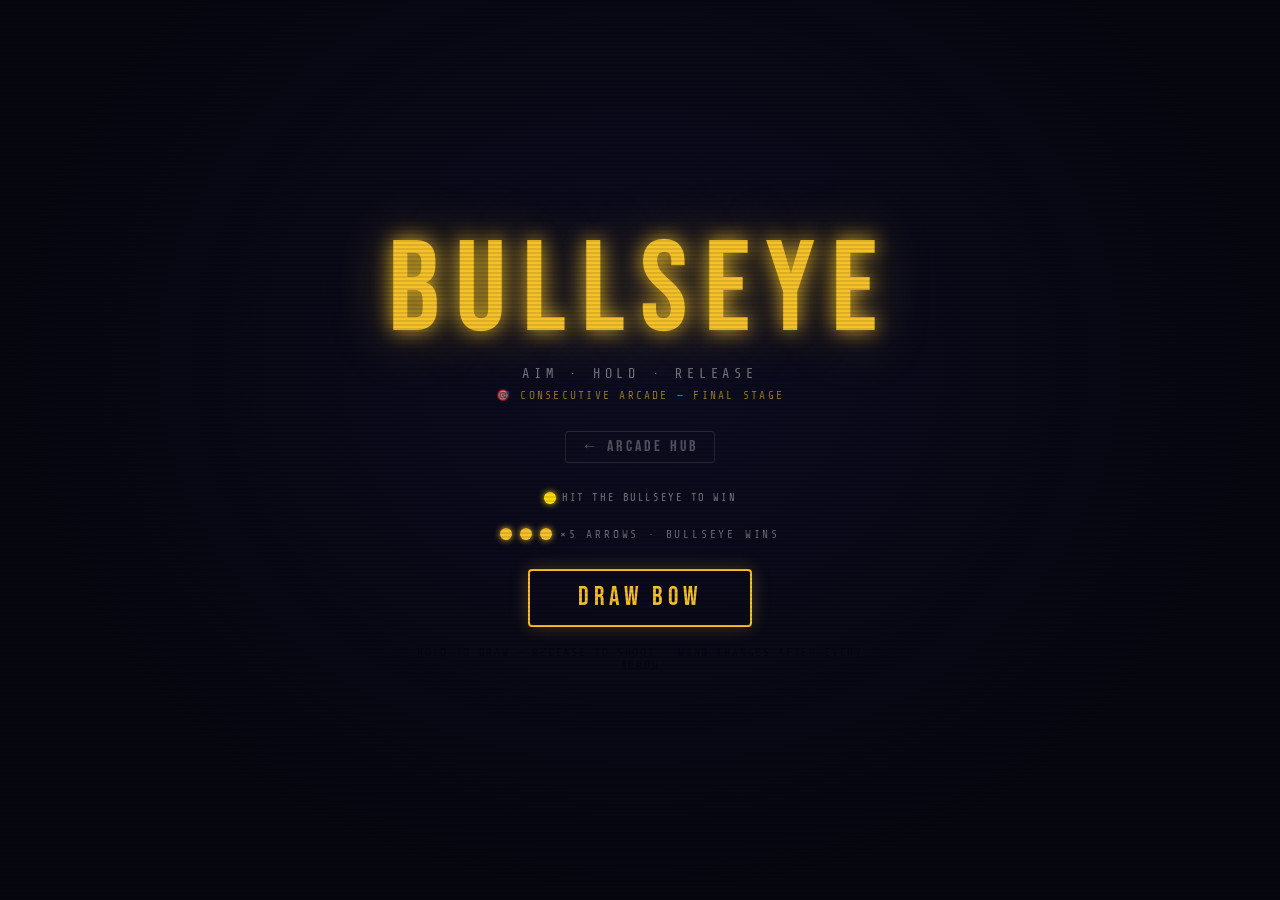
<file: bullseye.html>
<!DOCTYPE html>
<html lang="en">
<head>
  <meta charset="UTF-8"/>
  <meta name="viewport" content="width=device-width, initial-scale=1.0"/>
  <title>BULLSEYE — Consecutive Arcade</title>
  <link href="https://fonts.googleapis.com/css2?family=Bebas+Neue&family=Share+Tech+Mono&display=swap" rel="stylesheet">
  <style>
    *,*::before,*::after{box-sizing:border-box;margin:0;padding:0}
    :root{--accent:#2af5b8;--accent2:#f52a7c;--accent3:#f5c12a;--mono:'Share Tech Mono',monospace;--display:'Bebas Neue',sans-serif;}
    html,body{height:100%;width:100%;overflow:hidden;user-select:none;font-family:var(--mono);background:#06060f;}
    #scene{position:fixed;inset:0;cursor:crosshair;}
    #bgCanvas{position:absolute;inset:0;width:100%;height:100%;}
    .screen{position:fixed;inset:0;display:flex;flex-direction:column;align-items:center;justify-content:center;z-index:100;transition:opacity .4s;}
    .screen.hidden{opacity:0;pointer-events:none;}
    #startScreen{background:radial-gradient(ellipse at 50% 40%,#0d0d22 0%,#06060f 70%);}
    body::after{content:'';position:fixed;inset:0;background:repeating-linear-gradient(0deg,transparent,transparent 2px,rgba(0,0,0,.1) 2px,rgba(0,0,0,.1) 4px);pointer-events:none;z-index:999;}
    .logo{font-family:var(--display);font-size:clamp(4rem,12vw,8rem);letter-spacing:.12em;color:var(--accent3);text-shadow:0 0 20px var(--accent3),0 0 60px rgba(245,193,42,.4);animation:pulse 2.4s ease-in-out infinite;line-height:1;}
    .subtitle{font-size:.85rem;letter-spacing:.35em;color:rgba(255,255,255,.45);text-transform:uppercase;margin-top:.6rem;margin-bottom:.5rem;}
    .song-credit{font-size:.7rem;letter-spacing:.2em;color:rgba(245,193,42,.6);margin-bottom:1.8rem;}
    .arcade-back{display:inline-flex;align-items:center;gap:8px;font-family:var(--display);font-size:1rem;letter-spacing:.2em;color:rgba(255,255,255,.3);text-decoration:none;border:1px solid rgba(255,255,255,.1);border-radius:3px;padding:.35rem 1rem;margin-bottom:1.8rem;transition:all .2s;}
    .arcade-back:hover{color:var(--accent);border-color:var(--accent);}
    .ring-legend{display:flex;gap:.9rem;margin-bottom:1.5rem;flex-wrap:wrap;justify-content:center;}
    .ring-item{display:flex;align-items:center;gap:.4rem;}
    .ring-dot{width:12px;height:12px;border-radius:50%;border:1px solid rgba(255,255,255,.2);}
    .ring-text{font-size:.65rem;letter-spacing:.15em;color:rgba(255,255,255,.45);}
    .ammo-legend{display:flex;gap:.5rem;margin-bottom:1.8rem;align-items:center;}
    .ammo-pip-demo{width:12px;height:12px;border-radius:50%;background:var(--accent3);box-shadow:0 0 6px var(--accent3);}
    .ammo-legend-label{font-size:.7rem;letter-spacing:.25em;color:rgba(255,255,255,.4);}
    .btn{font-family:var(--display);font-size:1.6rem;letter-spacing:.2em;padding:.7rem 3rem;background:transparent;border:2px solid var(--accent3);color:var(--accent3);cursor:pointer;border-radius:4px;transition:all .2s;box-shadow:0 0 18px rgba(245,193,42,.25);}
    .btn:hover{background:var(--accent3);color:#05050a;box-shadow:0 0 36px rgba(245,193,42,.6);}
    .hint{margin-top:1.2rem;font-size:.7rem;letter-spacing:.15em;opacity:.35;text-align:center;max-width:500px;padding:0 1rem;}
    #gameOverScreen{background:rgba(5,5,10,.92);gap:0;}
    .over-title{font-family:var(--display);font-size:clamp(3rem,8vw,6rem);color:var(--accent2);text-shadow:0 0 30px var(--accent2);letter-spacing:.15em;}
    .over-stats{margin:1.6rem 0 1.4rem;text-align:center;line-height:2.2;font-size:.9rem;opacity:.85;}
    .over-stats span{color:var(--accent3);font-size:1.2rem;}
    .btn-row{display:flex;gap:1rem;align-items:center;flex-wrap:wrap;justify-content:center;}
    .btn-arcade{font-family:var(--display);font-size:1.3rem;letter-spacing:.15em;padding:.6rem 2rem;background:transparent;border:2px solid rgba(255,255,255,.2);color:rgba(255,255,255,.4);cursor:pointer;border-radius:4px;transition:all .2s;}
    .btn-arcade:hover{border-color:var(--accent);color:var(--accent);}
    #hud{position:fixed;top:0;left:0;right:0;z-index:50;display:flex;justify-content:space-between;align-items:flex-end;padding:.7rem 1.2rem .4rem;pointer-events:none;}
    .hud-block{display:flex;flex-direction:column;pointer-events:none;}
    .hud-label{font-size:.55rem;letter-spacing:.3em;opacity:.4;text-transform:uppercase;}
    .hud-value{font-family:var(--display);font-size:2rem;letter-spacing:.06em;line-height:1;}
    #scoreVal{color:var(--accent3);}
    #ammoBar{display:flex;gap:6px;align-items:center;margin-top:4px;}
    .ammo-pip{width:11px;height:11px;border-radius:50%;background:var(--accent3);box-shadow:0 0 6px var(--accent3);transition:all .3s;}
    .ammo-pip.used{background:#2a2a2a;box-shadow:none;}
    #inGameBackBtn{position:absolute;top:50%;right:1rem;transform:translateY(-50%);font-family:var(--display);font-size:.75rem;letter-spacing:.15em;color:rgba(255,255,255,.22);background:transparent;border:1px solid rgba(255,255,255,.1);border-radius:3px;padding:.3rem .8rem;cursor:pointer;transition:all .2s;pointer-events:all;}
    #inGameBackBtn:hover{color:var(--accent2);border-color:var(--accent2);}
    #windBox{position:fixed;top:16px;left:50%;transform:translateX(-50%);z-index:51;display:flex;align-items:center;gap:10px;background:rgba(0,0,0,.7);border:1.5px solid rgba(255,255,255,.18);border-radius:8px;padding:7px 20px;pointer-events:none;font-family:var(--display);letter-spacing:.1em;backdrop-filter:blur(4px);}
    #windLabel{font-size:.6rem;letter-spacing:.3em;color:rgba(255,255,255,.4);}
    #windVal{font-size:1.5rem;}
    #windDirIcon{font-size:1.2rem;transition:transform .5s;}
    #holdBarWrap{position:fixed;bottom:0;left:0;right:0;z-index:51;display:flex;align-items:center;gap:10px;padding:8px 1.2rem 12px;background:linear-gradient(to top,rgba(0,0,0,.75),transparent);}
    #holdLabel{font-size:.6rem;letter-spacing:.25em;color:rgba(255,255,255,.4);white-space:nowrap;width:165px;}
    #holdBarBg{flex:1;height:6px;background:rgba(255,255,255,.1);border-radius:4px;overflow:hidden;}
    #holdBarFill{height:100%;width:0%;border-radius:4px;transition:width .05s,background .2s;}
    #lastHit{font-family:var(--display);font-size:1rem;letter-spacing:.2em;min-width:140px;text-align:right;}
    .score-popup{position:fixed;font-family:var(--display);pointer-events:none;z-index:200;animation:popFloat 1.5s ease forwards;text-align:center;white-space:nowrap;}
    @keyframes popFloat{0%{transform:translateY(0) scale(.6);opacity:0;}20%{transform:translateY(-14px) scale(1.2);opacity:1;}75%{transform:translateY(-50px) scale(1);opacity:1;}100%{transform:translateY(-80px) scale(.9);opacity:0;}}
    #countdown{position:fixed;inset:0;z-index:200;display:flex;align-items:center;justify-content:center;background:rgba(5,5,10,.85);backdrop-filter:blur(4px);opacity:0;pointer-events:none;transition:opacity .3s;}
    #countdown.show{opacity:1;pointer-events:all;}
    .countdown-num{font-family:var(--display);font-size:12rem;color:var(--accent3);text-shadow:0 0 40px var(--accent3);animation:countPop .9s ease-out;}
    @keyframes countPop{0%{transform:scale(2);opacity:0;}30%{transform:scale(1);opacity:1;}75%{transform:scale(1);opacity:1;}100%{transform:scale(.6);opacity:0;}}
    @keyframes pulse{0%,100%{text-shadow:0 0 20px var(--accent3),0 0 60px rgba(245,193,42,.4);}50%{text-shadow:0 0 40px var(--accent3),0 0 100px rgba(245,193,42,.7);}}
    #missFlash{position:fixed;inset:0;background:rgba(245,42,124,.1);pointer-events:none;z-index:90;opacity:0;transition:opacity .05s;}
    #missFlash.show{opacity:1;}
    #bowArm{position:fixed;bottom:0;right:0;width:180px;height:340px;pointer-events:none;z-index:60;opacity:.9;}
  </style>
</head>
<body>

<div id="startScreen" class="screen">
  <div class="logo">BULLSEYE</div>
  <div class="subtitle">Aim · Hold · Release</div>
  <div class="song-credit">🎯 CONSECUTIVE ARCADE — FINAL STAGE</div>
  <a href="index.html" class="arcade-back">← ARCADE HUB</a>
  <div class="ring-legend">
    <div class="ring-item"><div class="ring-dot" style="background:#FFD700;box-shadow:0 0 6px #FFD700"></div><div class="ring-text">HIT THE BULLSEYE TO WIN</div></div>
  </div>
  <div class="ammo-legend">
    <div class="ammo-pip-demo"></div><div class="ammo-pip-demo"></div><div class="ammo-pip-demo"></div>
    <div class="ammo-legend-label">×5 ARROWS · BULLSEYE WINS</div>
  </div>
  <button class="btn" id="startBtn">DRAW BOW</button>
  <div class="hint">HOLD TO DRAW — RELEASE TO SHOOT · WIND CHANGES AFTER EVERY ARROW</div>
</div>

<div id="gameOverScreen" class="screen hidden">
  <div class="over-title" id="overTitle">QUIVER EMPTY</div>
  <div class="over-stats">
    BULLSEYES &nbsp;&nbsp;<span id="finalBullseyes">0</span> / 5<br>
    ARROWS LEFT &nbsp;&nbsp;<span id="finalArrowsLeft">0</span>
  </div>
  <div id="unlockBadge" style="display:none;background:linear-gradient(135deg,rgba(57,255,20,0.15),rgba(0,245,255,0.1));border:1.5px solid #39ff14;border-radius:4px;padding:.7rem 1.8rem;margin-bottom:1rem;font-family:var(--display);font-size:1.1rem;letter-spacing:.15em;color:#39ff14;text-shadow:0 0 12px #39ff14;text-align:center;">🏆 ARCADE MASTER — HEAD BACK TO HUB!</div>
  <div class="btn-row">
    <button class="btn" id="restartBtn">TRY AGAIN</button>
    <button class="btn-arcade" id="arcadeBtn">← ARCADE HUB</button>
  </div>
</div>

<div id="scene"><canvas id="bgCanvas"></canvas></div>

<div id="hud">
  <div class="hud-block">
    <div class="hud-label">BULLSEYES</div>
    <div class="hud-value" id="scoreVal" style="color:var(--accent3)">0</div>
  </div>
  <div class="hud-block" style="text-align:center">
    <div class="hud-label">ARROWS</div>
    <div id="ammoBar"></div>
  </div>
  <div class="hud-block" style="text-align:right;padding-right:90px;">
    <div class="hud-label">NEEDED</div>
    <div class="hud-value" id="bestVal" style="color:var(--accent2)">1</div>
  </div>
  <button id="inGameBackBtn">■ QUIT</button>
</div>

<div id="windBox">
  <span id="windLabel">WIND</span>
  <span id="windVal">0.0</span>
  <span id="windDirIcon">→</span>
</div>

<canvas id="bowArm" width="180" height="340"></canvas>

<div id="holdBarWrap">
  <div id="holdLabel">HOLD TO AIM</div>
  <div id="holdBarBg"><div id="holdBarFill"></div></div>
  <div id="lastHit"></div>
</div>

<div id="countdown"><div class="countdown-num" id="countdownNum">3</div></div>
<div id="missFlash"></div>

<script>
const RINGS = [
  { label:'BULLSEYE',   points:100, color:'#FFD700', stroke:'#b89000' },
  { label:'INNER RED',  points:55,  color:'#ee1800', stroke:'#aa0000' },
  { label:'OUTER RED',  points:45,  color:'#cc2200', stroke:'#881100' },
  { label:'INNER BLUE', points:35,  color:'#1166ee', stroke:'#0044bb' },
  { label:'OUTER BLUE', points:25,  color:'#1155cc', stroke:'#0a3388' },
  { label:'INNER BLACK',points:12,  color:'#222',    stroke:'#000'    },
  { label:'OUTER BLACK',points:8,   color:'#111',    stroke:'#000'    },
  { label:'INNER WHITE',points:6,   color:'#f0f0f0', stroke:'#ccc'    },
  { label:'OUTER WHITE',points:4,   color:'#d8d8d8', stroke:'#bbb'    },
];
const RING_FRACS = [0.10, 0.22, 0.36, 0.50, 0.64, 0.74, 0.84, 0.92, 1.0];
const MAX_ARROWS   = 5;
const SCATTER_BASE = 0.20;
const SCATTER_MIN  = 0.025;

const bgCanvas = document.getElementById('bgCanvas');
const bgCtx    = bgCanvas.getContext('2d');
let W, H;
function resize(){ W=bgCanvas.width=window.innerWidth; H=bgCanvas.height=window.innerHeight; }
resize();

const stars = Array.from({length:180},()=>({
  x: Math.random(), y: Math.random()*0.62,
  r: 0.3+Math.random()*1.1,
  twinkle: Math.random()*Math.PI*2,
  speed: 0.008+Math.random()*0.018
}));
let cityBuildings = [];
function buildCity(){
  cityBuildings=[];
  let cx=0;
  while(cx<(W||1400)+40){
    const bw=18+Math.random()*42, bh=38+Math.random()*170;
    cityBuildings.push({x:cx,w:bw,h:bh}); cx+=bw+2+Math.random()*7;
  }
}
buildCity();
window.addEventListener('resize',()=>{ resize(); buildCity(); renderScene(); });

let gs = {
  running:false, score:0, bestScore:0, bullseyes:0,
  ammoLeft:MAX_ARROWS, arrows:[], hits:0, bestShot:null,
  isHolding:false, holdStart:0, holdPct:0,
  aimX:0.5, aimY:0.42, hasAim:false,
  wind:0, windDir:1,
  targetShake:0,
};
let animId=null, holdInterval=null, arrowIdCtr=0, lastTs=0;

function targetRect(){
  const sz=Math.min(W,H)*0.17;
  return { cx:W*0.5, cy:H*0.32, r:sz*0.5 };
}

/* ── AUDIO ── */
let audioCtx=null;
function ensureAudio(){ if(!audioCtx) audioCtx=new(window.AudioContext||window.webkitAudioContext)(); if(audioCtx.state==='suspended') audioCtx.resume(); }
function playSound(type){
  if(!audioCtx) return; const now=audioCtx.currentTime;
  if(type==='draw'){
    const o=audioCtx.createOscillator(),g=audioCtx.createGain();o.connect(g);g.connect(audioCtx.destination);
    o.type='sawtooth';o.frequency.setValueAtTime(200,now);o.frequency.exponentialRampToValueAtTime(110,now+.55);
    g.gain.setValueAtTime(.04,now);g.gain.exponentialRampToValueAtTime(.001,now+.55);o.start(now);o.stop(now+.6);
  } else if(type==='release'){
    const o=audioCtx.createOscillator(),g=audioCtx.createGain();o.connect(g);g.connect(audioCtx.destination);
    o.type='triangle';o.frequency.setValueAtTime(680,now);o.frequency.exponentialRampToValueAtTime(75,now+.22);
    g.gain.setValueAtTime(.26,now);g.gain.exponentialRampToValueAtTime(.001,now+.25);o.start(now);o.stop(now+.28);
  } else if(type==='bullseye'){
    [0,.09,.18].forEach((d,i)=>{ const o=audioCtx.createOscillator(),g=audioCtx.createGain();o.connect(g);g.connect(audioCtx.destination);o.type='sine';o.frequency.setValueAtTime([880,1100,1320][i],now+d);g.gain.setValueAtTime(.18,now+d);g.gain.exponentialRampToValueAtTime(.001,now+d+.2);o.start(now+d);o.stop(now+d+.24); });
  } else if(type==='hit'){
    const o=audioCtx.createOscillator(),g=audioCtx.createGain();o.connect(g);g.connect(audioCtx.destination);
    o.type='triangle';o.frequency.setValueAtTime(460,now);g.gain.setValueAtTime(.14,now);g.gain.exponentialRampToValueAtTime(.001,now+.2);o.start(now);o.stop(now+.22);
  } else if(type==='miss'){
    const o=audioCtx.createOscillator(),g=audioCtx.createGain();o.connect(g);g.connect(audioCtx.destination);
    o.type='sawtooth';o.frequency.setValueAtTime(150,now);o.frequency.exponentialRampToValueAtTime(55,now+.2);
    g.gain.setValueAtTime(.14,now);g.gain.exponentialRampToValueAtTime(.001,now+.2);o.start(now);o.stop(now+.22);
  }
}

function rollWind(){
  gs.wind    = 0.4 + Math.random()*4.6;
  gs.windDir = Math.random()<0.5 ? 1 : -1;
  updateWindHUD();
}

function updateWindHUD(){
  const el=document.getElementById('windVal');
  const di=document.getElementById('windDirIcon');
  el.textContent = gs.wind.toFixed(1);
  di.textContent = gs.windDir>0 ? '→' : '←';
  const intensity = gs.wind/5;
  el.style.color = intensity>0.7?'#f52a7c':intensity>0.4?'#f5c12a':'#2af5b8';
  di.style.color  = el.style.color;
}

function getHit(nx,ny){
  const tr=targetRect(), dx=nx*W-tr.cx, dy=ny*H-tr.cy;
  const frac=Math.hypot(dx,dy)/tr.r;
  for(let i=0;i<RING_FRACS.length;i++) if(frac<=RING_FRACS[i]) return {points:RINGS[i].points,label:RINGS[i].label,ring:i,frac};
  return {points:0,label:'MISS',ring:-1,frac};
}

function shoot(){
  if(!gs.running||gs.ammoLeft<=0) return;
  const tr=targetRect();
  const windOffsetNorm = gs.wind * gs.windDir * 0.014;
  const bx = gs.aimX + windOffsetNorm;
  const by = gs.aimY;
  const scatter=(SCATTER_BASE*(1-gs.holdPct*0.88)+SCATTER_MIN)*(tr.r/W);
  const angle=Math.random()*Math.PI*2, d=Math.random()*scatter;
  const nx=bx+Math.cos(angle)*d, ny=by+Math.sin(angle)*d;
  const hit=getHit(nx,ny);
  gs.arrows.push({nx,ny,id:++arrowIdCtr,...hit});
  gs.ammoLeft--;

  const isBullseye = hit.label==='BULLSEYE';
  if(isBullseye){ gs.bullseyes++; playSound('bullseye'); }
  else if(hit.points>0){ playSound('hit'); }
  else {
    playSound('miss'); gs.targetShake=16;
    const mf=document.getElementById('missFlash'); mf.classList.add('show'); setTimeout(()=>mf.classList.remove('show'),130);
  }

  showPopup(nx*W, ny*H, hit, isBullseye);
  if(gs.ammoLeft>0) rollWind();
  updateHUD();

  if(isBullseye){ setTimeout(()=>endGame(true), 900); }
  else if(gs.ammoLeft<=0){ setTimeout(()=>endGame(false), 900); }
}

function showPopup(sx,sy,hit,isBullseye){
  const el=document.createElement('div'); el.className='score-popup';
  const col=isBullseye?'#FFD700':hit.points>0?'rgba(255,255,255,0.6)':'#f52a7c';
  el.style.cssText=`left:${sx-40}px;top:${sy-50}px;color:${col};font-size:${isBullseye?38:24}px;text-shadow:0 2px 10px #000a;letter-spacing:1px;font-family:var(--display);`;
  el.innerHTML=isBullseye?`<div>🎯</div><div style="font-size:.55em;letter-spacing:3px">BULLSEYE!</div>`:hit.points>0?`<div style="font-size:.7em;opacity:.6">${hit.label}</div>`:`<div>MISS</div>`;
  document.body.appendChild(el); setTimeout(()=>el.remove(),1600);
}

function updateHUD(){
  document.getElementById('scoreVal').textContent=gs.bullseyes;
  document.getElementById('bestVal').textContent='1';
  const bar=document.getElementById('ammoBar'); bar.innerHTML='';
  for(let i=0;i<MAX_ARROWS;i++){const p=document.createElement('div');p.className='ammo-pip'+(i>=gs.ammoLeft?' used':'');bar.appendChild(p);}
  const fill=document.getElementById('holdBarFill'),lbl=document.getElementById('holdLabel'),pct=gs.holdPct*100;
  fill.style.width=pct+'%';
  if(!gs.isHolding){fill.style.background='rgba(255,255,255,.2)';lbl.textContent='HOLD TO AIM';lbl.style.color='rgba(255,255,255,.4)';}
  else if(pct<40){fill.style.background='linear-gradient(90deg,#E63946,#FFA500)';lbl.textContent='DRAWING BOW...';lbl.style.color='#FFA500';}
  else if(pct<80){fill.style.background='linear-gradient(90deg,#FFA500,#f5c12a)';lbl.textContent='ALMOST STEADY...';lbl.style.color='#f5c12a';}
  else{fill.style.background='linear-gradient(90deg,#f5c12a,#2af5b8)';lbl.textContent='FULL DRAW — RELEASE!';lbl.style.color='#2af5b8';}
  if(gs.arrows.length>0){
    const last=gs.arrows[gs.arrows.length-1],lh=document.getElementById('lastHit');
    if(last.label==='BULLSEYE'){lh.style.color='#FFD700';lh.textContent='🎯 BULLSEYE!';}
    else if(last.points>0){lh.style.color='rgba(255,255,255,.45)';lh.textContent=last.label;}
    else{lh.style.color='#f52a7c';lh.textContent='MISS!';}
  }
}

function renderScene(ts){
  bgCtx.clearRect(0,0,W,H);
  const dt = ts&&lastTs ? Math.min(ts-lastTs,50) : 16;
  lastTs=ts||0;
  drawNightSky(dt);
  drawCityGround();
  drawFences();
  drawLane();
  drawTarget();
  drawArrows();
  if(gs.running&&gs.hasAim) drawReticle();
  drawBowArm();
}

function drawNightSky(dt){
  const sky=bgCtx.createLinearGradient(0,0,0,H);
  sky.addColorStop(0,'#0a0a2e');
  sky.addColorStop(0.45,'#0d1540');
  sky.addColorStop(0.72,'#1a0a30');
  sky.addColorStop(1,'#06060f');
  bgCtx.fillStyle=sky; bgCtx.fillRect(0,0,W,H);
  stars.forEach(s=>{
    s.twinkle+=0.018;
    const alpha=Math.max(0, 0.25+Math.sin(s.twinkle)*0.55);
    bgCtx.globalAlpha=alpha;
    bgCtx.fillStyle='#fff';
    bgCtx.beginPath();
    bgCtx.arc(s.x*W, s.y*H, s.r, 0, Math.PI*2);
    bgCtx.fill();
  });
  bgCtx.globalAlpha=1;
  const hg=bgCtx.createLinearGradient(0,H*0.55,0,H*0.72);
  hg.addColorStop(0,'rgba(0,245,255,0.07)');
  hg.addColorStop(1,'rgba(0,245,255,0)');
  bgCtx.fillStyle=hg; bgCtx.fillRect(0,H*0.55,W,H*0.17);
}

function drawCityGround(){
  const groundY = H*0.62;
  const gf=bgCtx.createLinearGradient(0,groundY,0,H);
  gf.addColorStop(0,'#0e1625');
  gf.addColorStop(0.3,'#0a1020');
  gf.addColorStop(1,'#06060f');
  bgCtx.fillStyle=gf; bgCtx.fillRect(0,groundY,W,H-groundY);
  bgCtx.fillStyle='#0e1625';
  cityBuildings.forEach(b=>{ bgCtx.fillRect(b.x, groundY-b.h, b.w, b.h); });
  cityBuildings.forEach(b=>{
    for(let wy=groundY-b.h+8; wy<groundY-8; wy+=14){
      for(let wx=b.x+4; wx<b.x+b.w-4; wx+=9){
        const lit=Math.sin(wx*3.7+wy*1.9+42)>0.3;
        if(lit){ bgCtx.fillStyle='rgba(255,220,80,0.32)'; bgCtx.fillRect(wx,wy,4,6); }
      }
    }
  });
  bgCtx.strokeStyle='rgba(0,255,200,0.18)'; bgCtx.lineWidth=1.5;
  bgCtx.beginPath(); bgCtx.moveTo(0,groundY); bgCtx.lineTo(W,groundY); bgCtx.stroke();
}

function drawFences(){
  drawFenceSection(W*.07, H*.72, W*.30, H*.63, 8, true);
  drawFenceSection(W*.93, H*.72, W*.70, H*.63, 8, false);
}

function drawFenceSection(x1,y1,x2,y2,posts){
  const dx=(x2-x1)/(posts-1), dy=(y2-y1)/(posts-1);
  const railOffsets = [0.28, 0.58];
  railOffsets.forEach(()=>{
    bgCtx.beginPath();
    bgCtx.moveTo(x1, y1 - 0.28*18);
    bgCtx.lineTo(x2, y2 - 0.28*10);
    bgCtx.strokeStyle='rgba(175,130,70,.8)'; bgCtx.lineWidth=2.5; bgCtx.stroke();
  });
  for(let i=0;i<posts;i++){
    const t=i/(posts-1);
    const px=x1+dx*i, py=y1+dy*i;
    const postH=22*(1-t*0.45), postW=7*(1-t*0.4);
    const pg=bgCtx.createLinearGradient(px-postW/2,0,px+postW/2,0);
    pg.addColorStop(0,'rgba(110,70,25,.9)'); pg.addColorStop(0.5,'rgba(165,115,50,.9)'); pg.addColorStop(1,'rgba(95,60,20,.9)');
    bgCtx.fillStyle=pg;
    bgCtx.fillRect(px-postW/2, py-postH, postW, postH+4);
    bgCtx.fillStyle='rgba(195,150,75,.85)';
    bgCtx.fillRect(px-postW/2-1, py-postH-3, postW+2, 4);
  }
}

function drawLane(){
  const tr=targetRect();
  const laneW=W*.46;
  const lf=bgCtx.createLinearGradient(0,H,0,tr.cy);
  lf.addColorStop(0,'rgba(14,22,37,.9)'); lf.addColorStop(1,'rgba(10,16,32,0)');
  bgCtx.fillStyle=lf;
  bgCtx.beginPath(); bgCtx.moveTo(W/2-laneW/2,H); bgCtx.lineTo(tr.cx,tr.cy); bgCtx.lineTo(W/2+laneW/2,H); bgCtx.closePath(); bgCtx.fill();
  bgCtx.strokeStyle='rgba(0,245,255,0.55)'; bgCtx.lineWidth=2.5; bgCtx.setLineDash([16,10]);
  bgCtx.shadowColor='rgba(0,245,255,0.4)'; bgCtx.shadowBlur=8;
  bgCtx.beginPath(); bgCtx.moveTo(W/2-laneW/2,H); bgCtx.lineTo(tr.cx,tr.cy); bgCtx.stroke();
  bgCtx.beginPath(); bgCtx.moveTo(W/2+laneW/2,H); bgCtx.lineTo(tr.cx,tr.cy); bgCtx.stroke();
  bgCtx.shadowBlur=0; bgCtx.setLineDash([]);
  bgCtx.strokeStyle='rgba(0,245,255,0.18)'; bgCtx.lineWidth=1.5; bgCtx.setLineDash([8,14]);
  bgCtx.beginPath(); bgCtx.moveTo(W/2,H); bgCtx.lineTo(tr.cx,tr.cy); bgCtx.stroke();
  bgCtx.setLineDash([]);
  const postBot=H*.73, postTop=tr.cy+tr.r+3;
  const pg=bgCtx.createLinearGradient(tr.cx-4,0,tr.cx+4,0);
  pg.addColorStop(0,'#3a2808'); pg.addColorStop(0.5,'#6a4514'); pg.addColorStop(1,'#3a2808');
  bgCtx.fillStyle=pg; bgCtx.fillRect(tr.cx-4,postTop,8,postBot-postTop);
  bgCtx.strokeStyle='#5a3a0e'; bgCtx.lineWidth=5;
  bgCtx.beginPath(); bgCtx.moveTo(tr.cx,postBot); bgCtx.lineTo(tr.cx-22,postBot+14); bgCtx.stroke();
  bgCtx.beginPath(); bgCtx.moveTo(tr.cx,postBot); bgCtx.lineTo(tr.cx+22,postBot+14); bgCtx.stroke();
  bgCtx.save(); bgCtx.globalAlpha=0.25; bgCtx.fillStyle='#000';
  bgCtx.beginPath(); bgCtx.ellipse(tr.cx+8,postBot+14,18,5,0,0,Math.PI*2); bgCtx.fill(); bgCtx.restore();
}

function drawTarget(){
  const tr=targetRect();
  let cx=tr.cx, cy=tr.cy;
  if(gs.targetShake>0){ cx+=(Math.random()-.5)*gs.targetShake*.7; cy+=(Math.random()-.5)*gs.targetShake*.35; gs.targetShake=Math.max(0,gs.targetShake-1.8); }
  const bs=tr.r*2.6;
  bgCtx.save(); bgCtx.shadowColor='rgba(0,0,0,0.6)'; bgCtx.shadowBlur=20; bgCtx.shadowOffsetX=4; bgCtx.shadowOffsetY=8;
  bgCtx.fillStyle='#ede8d8'; bgCtx.fillRect(cx-bs/2,cy-bs/2,bs,bs); bgCtx.restore();
  bgCtx.save(); bgCtx.globalAlpha=.06; bgCtx.strokeStyle='#888'; bgCtx.lineWidth=1;
  for(let gx=cx-bs/2+6;gx<cx+bs/2;gx+=10){ bgCtx.beginPath(); bgCtx.moveTo(gx,cy-bs/2); bgCtx.lineTo(gx,cy+bs/2); bgCtx.stroke(); }
  bgCtx.restore();
  bgCtx.strokeStyle='#b8a880'; bgCtx.lineWidth=2; bgCtx.strokeRect(cx-bs/2,cy-bs/2,bs,bs);
  for(let i=RINGS.length-1;i>=0;i--){
    const r=tr.r*RING_FRACS[i];
    bgCtx.beginPath(); bgCtx.arc(cx,cy,r,0,Math.PI*2);
    bgCtx.fillStyle=RINGS[i].color; bgCtx.fill();
    bgCtx.strokeStyle=RINGS[i].stroke; bgCtx.lineWidth=1.3; bgCtx.stroke();
  }
  bgCtx.beginPath(); bgCtx.arc(cx,cy,2.5,0,Math.PI*2); bgCtx.fillStyle='#111'; bgCtx.fill();
}

function drawArrows(){
  gs.arrows.forEach(a=>{
    const x=a.nx*W, y=a.ny*H;
    bgCtx.save(); bgCtx.translate(x,y); bgCtx.rotate(Math.PI*.23);
    bgCtx.beginPath(); bgCtx.moveTo(0,0); bgCtx.lineTo(0,-17);
    bgCtx.strokeStyle='#7a4a18'; bgCtx.lineWidth=2.5; bgCtx.lineCap='round'; bgCtx.stroke();
    bgCtx.beginPath(); bgCtx.moveTo(0,-17); bgCtx.lineTo(-2.5,-12); bgCtx.lineTo(2.5,-12); bgCtx.closePath(); bgCtx.fillStyle='#bbb'; bgCtx.fill();
    bgCtx.beginPath(); bgCtx.moveTo(0,0); bgCtx.lineTo(-4,6); bgCtx.lineTo(0,4.5); bgCtx.lineTo(4,6); bgCtx.closePath();
    bgCtx.fillStyle=a.label==='BULLSEYE'?'#FFD700':'#cc2200'; bgCtx.globalAlpha=.9; bgCtx.fill();
    bgCtx.restore();
    if(a.label==='BULLSEYE'){ bgCtx.save(); bgCtx.beginPath(); bgCtx.arc(x,y,5,0,Math.PI*2); bgCtx.fillStyle='rgba(255,215,0,.35)'; bgCtx.shadowColor='#FFD700'; bgCtx.shadowBlur=14; bgCtx.fill(); bgCtx.restore(); }
  });
}

function drawReticle(){
  const x=gs.aimX*W, y=gs.aimY*H;
  const tr=targetRect();
  const scatter=(SCATTER_BASE*(1-gs.holdPct*0.88)+SCATTER_MIN)*tr.r;
  bgCtx.save();
  bgCtx.beginPath(); bgCtx.arc(x,y,scatter,0,Math.PI*2);
  bgCtx.strokeStyle=gs.isHolding?`rgba(245,193,42,${.45+gs.holdPct*.5})`:'rgba(255,255,255,.28)';
  bgCtx.lineWidth=1.5; bgCtx.setLineDash([5,4]); bgCtx.stroke(); bgCtx.setLineDash([]);
  bgCtx.beginPath(); bgCtx.arc(x,y,3,0,Math.PI*2);
  bgCtx.fillStyle=gs.isHolding?'#f5c12a':'rgba(255,255,255,.7)'; bgCtx.fill();
  bgCtx.strokeStyle='rgba(255,255,255,.28)'; bgCtx.lineWidth=1;
  bgCtx.beginPath(); bgCtx.moveTo(x-13,y); bgCtx.lineTo(x+13,y); bgCtx.moveTo(x,y-13); bgCtx.lineTo(x,y+13); bgCtx.stroke();
  bgCtx.restore();
}

function drawBowArm(){
  const bc=document.getElementById('bowArm'), bctx=bc.getContext('2d');
  bctx.clearRect(0,0,180,340);
  const bg=bctx.createLinearGradient(80,0,140,0);
  bg.addColorStop(0,'#6a3a10'); bg.addColorStop(0.5,'#9a5820'); bg.addColorStop(1,'#5a2e08');
  bctx.strokeStyle=bg; bctx.lineWidth=10; bctx.lineCap='round';
  bctx.beginPath(); bctx.moveTo(140,340); bctx.bezierCurveTo(105,255,75,155,98,72); bctx.stroke();
  const pull=gs.isHolding?gs.holdPct*24:0;
  bctx.strokeStyle=`rgba(230,210,160,${gs.isHolding?.5+gs.holdPct*.5:.55})`;
  bctx.lineWidth=gs.isHolding?2.5:1.5;
  bctx.beginPath(); bctx.moveTo(98,72); bctx.quadraticCurveTo(118+pull,208,140,340); bctx.stroke();
  if(gs.ammoLeft>0){
    bctx.strokeStyle='#7a4a18'; bctx.lineWidth=3;
    bctx.beginPath(); bctx.moveTo(102,82); bctx.lineTo(132,315); bctx.stroke();
    bctx.fillStyle='#cc2200';
    bctx.beginPath(); bctx.moveTo(102,82); bctx.lineTo(96,96); bctx.lineTo(108,96); bctx.closePath(); bctx.fill();
    bctx.fillStyle='#aaa';
    bctx.beginPath(); bctx.moveTo(102,82); bctx.lineTo(99,90); bctx.lineTo(105,90); bctx.closePath(); bctx.fill();
  }
}

function gameLoop(ts){
  if(!gs.running) return;
  renderScene(ts);
  animId=requestAnimationFrame(gameLoop);
}

const scene=document.getElementById('scene');
function getXY(e){ const cx=e.touches?e.touches[0].clientX:e.clientX, cy=e.touches?e.touches[0].clientY:e.clientY; return{nx:cx/W,ny:cy/H}; }

scene.addEventListener('mousemove',e=>{ if(!gs.running) return; const{nx,ny}=getXY(e); gs.aimX=nx;gs.aimY=ny;gs.hasAim=true; });
scene.addEventListener('mouseleave',()=>{ gs.hasAim=false; if(gs.isHolding) cancelHold(); });
scene.addEventListener('mousedown',e=>{ if(!gs.running||gs.ammoLeft<=0) return; ensureAudio(); const{nx,ny}=getXY(e); gs.aimX=nx;gs.aimY=ny;gs.hasAim=true; startHold(); });
scene.addEventListener('mouseup',e=>{ if(!gs.isHolding||!gs.running) return; const{nx,ny}=getXY(e); gs.aimX=nx;gs.aimY=ny; releaseShot(); });
scene.addEventListener('touchstart',e=>{ e.preventDefault(); if(!gs.running||gs.ammoLeft<=0) return; ensureAudio(); const{nx,ny}=getXY(e); gs.aimX=nx;gs.aimY=ny;gs.hasAim=true; startHold(); },{passive:false});
scene.addEventListener('touchmove',e=>{ e.preventDefault(); if(!gs.running||!gs.isHolding) return; const{nx,ny}=getXY(e); gs.aimX=nx;gs.aimY=ny; },{passive:false});
scene.addEventListener('touchend',e=>{ e.preventDefault(); if(!gs.isHolding||!gs.running) return; releaseShot(); },{passive:false});

function startHold(){ gs.isHolding=true; gs.holdStart=performance.now(); gs.holdPct=0; playSound('draw'); holdInterval=setInterval(()=>{ gs.holdPct=Math.min((performance.now()-gs.holdStart)/1500,1); },30); }
function releaseShot(){ clearInterval(holdInterval);holdInterval=null; gs.isHolding=false; gs.holdPct=0; playSound('release'); shoot(); updateHUD(); }
function cancelHold(){ clearInterval(holdInterval);holdInterval=null; gs.isHolding=false; gs.holdPct=0; updateHUD(); }

function runCountdown(cb){
  let n=3;
  const el=document.getElementById('countdown'),num=document.getElementById('countdownNum');
  el.classList.add('show'); num.textContent=n;
  function tick(){ n--; if(n<=0){el.classList.remove('show');cb();return;} num.textContent=n;num.style.animation='none';void num.offsetWidth;num.style.animation='';setTimeout(tick,1000); }
  setTimeout(tick,1000);
}

function startGame(){
  resize(); ensureAudio();
  gs={running:false,score:0,bestScore:gs.bestScore,bullseyes:0,ammoLeft:MAX_ARROWS,arrows:[],hits:0,bestShot:null,isHolding:false,holdStart:0,holdPct:0,aimX:.5,aimY:.42,hasAim:false,wind:0,windDir:1,targetShake:0};
  rollWind();
  updateHUD();
  document.getElementById('lastHit').textContent='';
  document.getElementById('startScreen').classList.add('hidden');
  document.getElementById('gameOverScreen').classList.add('hidden');
  document.querySelectorAll('.score-popup').forEach(e=>e.remove());
  renderScene();
  runCountdown(()=>{ gs.running=true; cancelAnimationFrame(animId); animId=requestAnimationFrame(gameLoop); });
}

function goToArcadeWithUnlock(){
  const level = sessionStorage.getItem('gj_unlocked') || '1';
  window.location.href = 'index.html?unlocked=' + level;
}

function endGame(won){
  gs.running=false; cancelHold(); cancelAnimationFrame(animId);
  const titleEl=document.getElementById('overTitle');
  if(won){
    // ── FIX: set to '4' so index.html progress bar reaches 3/3 (stages = 4-1 = 3) ──
    sessionStorage.setItem('gj_unlocked','4');
    titleEl.textContent='BULLSEYE!';
    titleEl.style.color='var(--accent3)';
    titleEl.style.textShadow='0 0 30px var(--accent3)';
    const badge=document.getElementById('unlockBadge');
    const arcBtn=document.getElementById('arcadeBtn');
    if(badge){ badge.style.display='block'; }
    if(arcBtn){ arcBtn.style.borderColor='#39ff14'; arcBtn.style.color='#39ff14'; arcBtn.style.boxShadow='0 0 20px rgba(57,255,20,.4)'; arcBtn.textContent='⚡ BACK TO ARCADE →'; }
  } else {
    titleEl.textContent='OUT OF ARROWS';
    titleEl.style.color='var(--accent2)';
    titleEl.style.textShadow='0 0 30px var(--accent2)';
  }
  document.getElementById('finalBullseyes').textContent=gs.bullseyes;
  document.getElementById('finalArrowsLeft').textContent=gs.ammoLeft;
  document.getElementById('gameOverScreen').classList.remove('hidden');
}

function quitToStart(){
  gs.running=false; cancelHold(); cancelAnimationFrame(animId);
  document.querySelectorAll('.score-popup').forEach(e=>e.remove());
  document.getElementById('startScreen').classList.remove('hidden');
  document.getElementById('gameOverScreen').classList.add('hidden');
  document.getElementById('countdown').classList.remove('show');
  renderScene();
}

document.getElementById('startBtn').addEventListener('click', startGame);
document.getElementById('restartBtn').addEventListener('click', startGame);
document.getElementById('arcadeBtn').addEventListener('click', goToArcadeWithUnlock);
document.getElementById('inGameBackBtn').addEventListener('click', quitToStart);
document.addEventListener('keydown',e=>{ if(e.key==='Escape'&&gs.running) quitToStart(); });

resize(); renderScene();
</script>
</body>
</html>
</file>
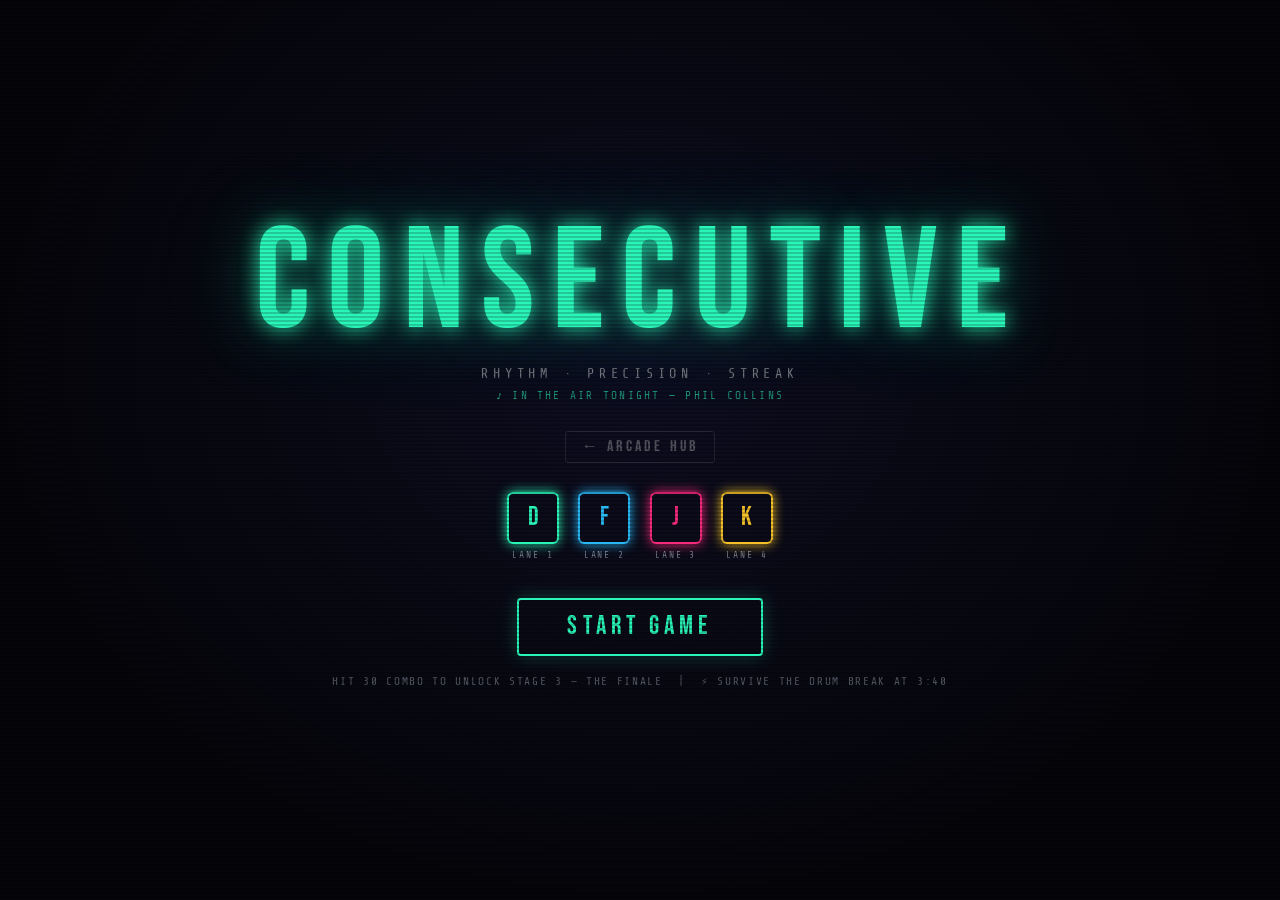
<file: pianotiles.html>
<!DOCTYPE html>
<html lang="en">
<head>
  <meta charset="UTF-8" />
  <meta name="viewport" content="width=device-width, initial-scale=1.0"/>
  <title>CONSECUTIVE — In The Air Tonight</title>
  <link rel="preconnect" href="https://fonts.googleapis.com">
  <link href="https://fonts.googleapis.com/css2?family=Bebas+Neue&family=Share+Tech+Mono&display=swap" rel="stylesheet">
  <style>
    *, *::before, *::after { box-sizing: border-box; margin: 0; padding: 0; }
    :root {
      --bg:        #05050a;
      --lane-bg:   #0c0c18;
      --lane-line: #1a1a30;
      --hit-line:  #2af5b8;
      --accent:    #2af5b8;
      --accent2:   #f52a7c;
      --accent3:   #f5c12a;
      --note-d:    #2af5b8;
      --note-f:    #2ab8f5;
      --note-j:    #f52a7c;
      --note-k:    #f5c12a;
      --text:      #e0f0ff;
      --mono:      'Share Tech Mono', monospace;
      --display:   'Bebas Neue', sans-serif;
    }
    html, body { height:100%; width:100%; background:var(--bg); color:var(--text); font-family:var(--mono); overflow:hidden; user-select:none; }
    body::after { content:''; position:fixed; inset:0; background:repeating-linear-gradient(0deg,transparent,transparent 2px,rgba(0,0,0,.18) 2px,rgba(0,0,0,.18) 4px); pointer-events:none; z-index:999; }

    /* ── Screens ── */
    .screen { position:fixed; inset:0; display:flex; flex-direction:column; align-items:center; justify-content:center; z-index:100; transition:opacity .4s; }
    .screen.hidden { opacity:0; pointer-events:none; }
    #startScreen { background:radial-gradient(ellipse at 50% 40%, #0e0e22 0%, #05050a 70%); }

    .logo { font-family:var(--display); font-size:clamp(4rem,12vw,9rem); letter-spacing:.12em; color:var(--accent); text-shadow:0 0 20px var(--accent),0 0 60px rgba(42,245,184,.4),0 0 120px rgba(42,245,184,.2); animation:pulse 2.4s ease-in-out infinite; line-height:1; }
    .subtitle { font-size:.85rem; letter-spacing:.35em; color:rgba(255,255,255,.45); text-transform:uppercase; margin-top:.6rem; margin-bottom:.5rem; }
    .song-credit { font-size:.7rem; letter-spacing:.2em; color:rgba(42,245,184,.6); margin-bottom:1.8rem; }

    .arcade-back { display:inline-flex; align-items:center; gap:8px; font-family:var(--display); font-size:1rem; letter-spacing:.2em; color:rgba(255,255,255,.3); text-decoration:none; border:1px solid rgba(255,255,255,.1); border-radius:3px; padding:.35rem 1rem; margin-bottom:1.8rem; transition:all .2s; }
    .arcade-back:hover { color:var(--accent); border-color:var(--accent); box-shadow:0 0 12px rgba(42,245,184,.2); }

    .key-legend { display:flex; gap:1.2rem; margin-bottom:2.4rem; }
    .key-box { display:flex; flex-direction:column; align-items:center; gap:.4rem; }
    .key-cap { width:52px; height:52px; border-radius:6px; display:flex; align-items:center; justify-content:center; font-family:var(--display); font-size:1.6rem; border:2px solid; }
    .key-cap.d { color:var(--note-d); border-color:var(--note-d); box-shadow:0 0 12px var(--note-d); }
    .key-cap.f { color:var(--note-f); border-color:var(--note-f); box-shadow:0 0 12px var(--note-f); }
    .key-cap.j { color:var(--note-j); border-color:var(--note-j); box-shadow:0 0 12px var(--note-j); }
    .key-cap.k { color:var(--note-k); border-color:var(--note-k); box-shadow:0 0 12px var(--note-k); }
    .key-label { font-size:.6rem; letter-spacing:.2em; opacity:.5; }

    .btn { font-family:var(--display); font-size:1.6rem; letter-spacing:.2em; padding:.7rem 3rem; background:transparent; border:2px solid var(--accent); color:var(--accent); cursor:pointer; border-radius:4px; transition:all .2s; box-shadow:0 0 18px rgba(42,245,184,.25); }
    .btn:hover { background:var(--accent); color:#05050a; box-shadow:0 0 36px rgba(42,245,184,.6); }
    .hint { margin-top:1.2rem; font-size:.7rem; letter-spacing:.15em; opacity:.35; }

    /* ── Countdown overlay ── */
    #countdown {
      position:fixed; inset:0; z-index:200; display:flex; align-items:center; justify-content:center;
      background:rgba(5,5,10,.85); backdrop-filter:blur(4px);
      opacity:0; pointer-events:none; transition:opacity .3s;
    }
    #countdown.show { opacity:1; pointer-events:all; }
    .countdown-num {
      font-family:var(--display); font-size:12rem; color:var(--accent);
      text-shadow:0 0 40px var(--accent),0 0 100px rgba(42,245,184,.4);
      animation:countPop .9s ease-out;
    }
    @keyframes countPop {
      0%   { transform:scale(2);   opacity:0; }
      30%  { transform:scale(1);   opacity:1; }
      75%  { transform:scale(1);   opacity:1; }
      100% { transform:scale(0.6); opacity:0; }
    }

    /* ── Game Over ── */
    #gameOverScreen { background:rgba(5,5,10,.92); gap:0; }
    .over-title { font-family:var(--display); font-size:clamp(3rem,8vw,6rem); color:var(--accent2); text-shadow:0 0 30px var(--accent2); letter-spacing:.15em; }
    .over-stats { margin:1.6rem 0 1.4rem; text-align:center; line-height:2; font-size:.9rem; opacity:.8; }
    .over-stats span { color:var(--accent); font-size:1.2rem; }
    .unlock-badge { display:none; background:linear-gradient(135deg,rgba(57,255,20,0.15),rgba(0,245,255,0.1)); border:1.5px solid #39ff14; border-radius:4px; padding:.7rem 1.8rem; margin-bottom:1.6rem; text-align:center; font-family:var(--display); font-size:1.1rem; letter-spacing:.15em; color:#39ff14; text-shadow:0 0 12px #39ff14; animation:badgePulse 1.5s ease-in-out infinite; }
    .unlock-badge.visible { display:block; }
    @keyframes badgePulse { 0%,100%{box-shadow:0 0 24px rgba(57,255,20,.2);}50%{box-shadow:0 0 40px rgba(57,255,20,.5);} }
    .btn-row { display:flex; gap:1rem; align-items:center; flex-wrap:wrap; justify-content:center; }
    .btn-arcade { font-family:var(--display); font-size:1.3rem; letter-spacing:.15em; padding:.6rem 2rem; background:transparent; border:2px solid rgba(255,255,255,.2); color:rgba(255,255,255,.4); cursor:pointer; border-radius:4px; transition:all .2s; }
    .btn-arcade:hover { border-color:var(--accent); color:var(--accent); }
    .btn-arcade.highlighted { border-color:#39ff14; color:#39ff14; box-shadow:0 0 20px rgba(57,255,20,.3); }

    /* ── In-game HUD ── */
    #gameWrap { position:fixed; inset:0; display:flex; flex-direction:column; align-items:center; }
    #hud { width:100%; max-width:520px; display:flex; justify-content:space-between; align-items:flex-end; padding:.8rem 1rem .4rem; z-index:10; position:relative; }
    .hud-block { display:flex; flex-direction:column; }
    .hud-label { font-size:.58rem; letter-spacing:.3em; opacity:.4; text-transform:uppercase; }
    .hud-value { font-family:var(--display); font-size:2.2rem; letter-spacing:.06em; line-height:1; }
    #scoreVal  { color:var(--accent); }
    #streakVal { color:var(--accent3); }
    #multVal   { font-size:1rem; opacity:.7; color:var(--accent3); }

    /* ── Progress bar ── */
    #progressBar {
      width:100%; max-width:520px; height:3px; background:rgba(255,255,255,.08);
      position:relative; z-index:10;
    }
    #progressFill {
      height:100%; width:0%; background:linear-gradient(90deg, var(--accent), var(--accent2));
      box-shadow:0 0 8px var(--accent); transition:width .5s linear;
    }
    /* Drum break marker */
    #drumMarker {
      position:absolute; top:-3px; width:3px; height:9px;
      background:#f5c12a; box-shadow:0 0 6px #f5c12a;
      left: 74.7%; /* 219.4/293.6 */
    }

    /* ── Back-to-start button (in-game) ── */
    #inGameBackBtn {
      position:absolute; top:50%; right:0; transform:translateY(-50%);
      font-family:var(--display); font-size:.75rem; letter-spacing:.15em;
      color:rgba(255,255,255,.22); background:transparent;
      border:1px solid rgba(255,255,255,.1); border-radius:3px;
      padding:.3rem .8rem; cursor:pointer; transition:all .2s; z-index:20;
      white-space:nowrap;
    }
    #inGameBackBtn:hover { color:var(--accent2); border-color:var(--accent2); box-shadow:0 0 10px rgba(245,42,124,.25); }

    /* ── Song label ── */
    #songLabel { position:absolute; bottom:90px; right:8px; font-size:.6rem; letter-spacing:.15em; color:rgba(255,255,255,.18); pointer-events:none; z-index:10; writing-mode:vertical-rl; }

    /* ── DRUM BREAK ALERT ── */
    #drumAlert {
      position:fixed; top:50%; left:50%; transform:translate(-50%,-50%);
      font-family:var(--display); font-size:clamp(2rem,6vw,4rem);
      letter-spacing:.2em; color:#f5c12a;
      text-shadow:0 0 20px #f5c12a, 0 0 50px rgba(245,193,42,.5);
      pointer-events:none; z-index:150; opacity:0;
      white-space:nowrap;
    }
    #drumAlert.fire { animation:drumAlertAnim 2s ease-out forwards; }
    @keyframes drumAlertAnim {
      0%   { opacity:0; transform:translate(-50%,-50%) scale(0.5); }
      15%  { opacity:1; transform:translate(-50%,-50%) scale(1.1); }
      35%  { opacity:1; transform:translate(-50%,-50%) scale(1); }
      80%  { opacity:1; transform:translate(-50%,-50%) scale(1); }
      100% { opacity:0; transform:translate(-50%,-50%) scale(0.9) translateY(-30px); }
    }

    /* ── Lanes ── */
    #laneWrap { position:relative; flex:1; width:100%; max-width:520px; display:flex; }
    .lane { flex:1; position:relative; background:var(--lane-bg); border-left:1px solid var(--lane-line); overflow:hidden; transition:background .1s; }
    .lane:last-child { border-right:1px solid var(--lane-line); }
    .lane.flash-good { background:rgba(42,245,184,.12); }
    .lane.flash-bad  { background:rgba(245,42,124,.18); }
    .lane-key { position:absolute; bottom:64px; left:50%; transform:translateX(-50%); font-family:var(--display); font-size:1.3rem; opacity:.2; pointer-events:none; z-index:2; }
    #hitLine { position:absolute; bottom:80px; left:0; right:0; height:3px; background:var(--hit-line); box-shadow:0 0 14px var(--hit-line),0 0 30px rgba(42,245,184,.3); z-index:5; pointer-events:none; }

    /* ── Notes ── */
    .note { position:absolute; left:4px; right:4px; height:48px; border-radius:5px; display:flex; align-items:center; justify-content:center; font-family:var(--display); font-size:1.2rem; pointer-events:none; z-index:3; }
    .note[data-lane="0"] { background:linear-gradient(180deg,rgba(42,245,184,.9),rgba(42,245,184,.6)); color:#05050a; box-shadow:0 0 16px rgba(42,245,184,.5); }
    .note[data-lane="1"] { background:linear-gradient(180deg,rgba(42,184,245,.9),rgba(42,184,245,.6)); color:#05050a; box-shadow:0 0 16px rgba(42,184,245,.5); }
    .note[data-lane="2"] { background:linear-gradient(180deg,rgba(245,42,124,.9),rgba(245,42,124,.6)); color:#fff;    box-shadow:0 0 16px rgba(245,42,124,.5); }
    .note[data-lane="3"] { background:linear-gradient(180deg,rgba(245,193,42,.9),rgba(245,193,42,.6)); color:#05050a; box-shadow:0 0 16px rgba(245,193,42,.5); }
    .note.hit  { animation:noteHit  .25s ease-out forwards; }
    .note.miss { animation:noteMiss .3s  ease-out forwards; }

    /* ── Drum break note — gold & pulsing ── */
    .note.drum-break-note {
      background:linear-gradient(180deg,rgba(255,220,0,.95),rgba(245,140,0,.85)) !important;
      color:#05050a !important;
      box-shadow:0 0 24px rgba(255,200,0,.8), 0 0 48px rgba(255,180,0,.4) !important;
      animation:drumNotePulse .3s ease-in-out infinite alternate;
    }
    @keyframes drumNotePulse {
      from { box-shadow:0 0 16px rgba(255,200,0,.7); }
      to   { box-shadow:0 0 36px rgba(255,200,0,1), 0 0 60px rgba(255,160,0,.6); }
    }

    .particle { position:absolute; width:6px; height:6px; border-radius:50%; pointer-events:none; z-index:6; animation:particleFly .5s ease-out forwards; }
    .combo-burst { position:absolute; left:50%; transform:translateX(-50%); bottom:110px; font-family:var(--display); font-size:1.4rem; letter-spacing:.1em; color:var(--accent3); text-shadow:0 0 12px var(--accent3); pointer-events:none; z-index:8; animation:burstPop .6s ease-out forwards; white-space:nowrap; }
    #missFlash { position:fixed; inset:0; background:rgba(245,42,124,.12); pointer-events:none; z-index:90; opacity:0; transition:opacity .05s; }
    #missFlash.show { opacity:1; }

    /* ── Streak modal ── */
    #streakModal { display:none; position:fixed; inset:0; z-index:500; align-items:center; justify-content:center; background:rgba(5,5,10,0.88); backdrop-filter:blur(7px); }
    #streakModal.show { display:flex; animation:modalFadeIn .3s ease-out; }
    .modal-box { position:relative; background:linear-gradient(160deg,#0d0d22,#05050a); border:2px solid #39ff14; border-radius:10px; padding:44px 48px 40px; text-align:center; max-width:420px; width:90%; box-shadow:0 0 60px rgba(57,255,20,0.3),0 0 120px rgba(57,255,20,0.1); animation:modalPop .4s cubic-bezier(0.34,1.56,0.64,1); }
    .modal-icon { font-size:52px; margin-bottom:12px; animation:iconSpin .6s ease-out; }
    .modal-title { font-family:var(--display); font-size:2.8rem; letter-spacing:.15em; color:#39ff14; text-shadow:0 0 20px #39ff14,0 0 40px rgba(57,255,20,0.5); margin-bottom:6px; }
    .modal-sub { font-size:.75rem; letter-spacing:.25em; color:rgba(255,255,255,.4); margin-bottom:24px; text-transform:uppercase; }
    .modal-stat { display:inline-block; background:rgba(57,255,20,0.08); border:1px solid rgba(57,255,20,0.25); border-radius:4px; padding:8px 20px; margin-bottom:28px; font-family:var(--display); font-size:1.3rem; color:var(--accent3); text-shadow:0 0 10px var(--accent3); }
    .modal-divider { height:1px; background:linear-gradient(90deg,transparent,rgba(57,255,20,0.3),transparent); margin-bottom:24px; }
    .modal-question { font-size:.72rem; letter-spacing:.2em; color:rgba(255,255,255,.35); margin-bottom:16px; text-transform:uppercase; }
    .modal-btns { display:flex; gap:12px; justify-content:center; flex-wrap:wrap; }
    .modal-btn-arcade { font-family:var(--display); font-size:1.2rem; letter-spacing:.15em; padding:.65rem 1.8rem; background:#39ff14; color:#05050a; border:none; border-radius:4px; cursor:pointer; box-shadow:0 0 24px rgba(57,255,20,0.5),4px 4px 0 rgba(0,0,0,0.4); transition:all .15s; }
    .modal-btn-arcade:hover { transform:translate(-2px,-2px); box-shadow:0 0 40px rgba(57,255,20,0.8),6px 6px 0 rgba(0,0,0,0.4); }
    .modal-btn-stay { font-family:var(--display); font-size:1.2rem; letter-spacing:.15em; padding:.65rem 1.8rem; background:transparent; color:rgba(255,255,255,.4); border:2px solid rgba(255,255,255,.15); border-radius:4px; cursor:pointer; transition:all .15s; }
    .modal-btn-stay:hover { color:var(--accent); border-color:var(--accent); box-shadow:0 0 16px rgba(42,245,184,.3); }
    .modal-spark { position:absolute; width:5px; height:5px; border-radius:50%; pointer-events:none; animation:sparkFloat 2s ease-in-out infinite; }

    /* ── Animations ── */
    @keyframes pulse { 0%,100%{text-shadow:0 0 20px var(--accent),0 0 60px rgba(42,245,184,.4);}50%{text-shadow:0 0 40px var(--accent),0 0 100px rgba(42,245,184,.7),0 0 160px rgba(42,245,184,.3);} }
    @keyframes noteHit  { 0%{transform:scaleY(1) scaleX(1);opacity:1;}60%{transform:scaleY(.3) scaleX(1.4);opacity:.8;}100%{transform:scaleY(0) scaleX(1.8);opacity:0;} }
    @keyframes noteMiss { 0%{opacity:1;transform:translateX(0);}30%{transform:translateX(-6px);}60%{transform:translateX(6px);}100%{opacity:0;} }
    @keyframes particleFly { 0%{opacity:1;transform:translate(0,0) scale(1);}100%{opacity:0;transform:translate(var(--tx),var(--ty)) scale(0);} }
    @keyframes burstPop { 0%{opacity:0;transform:translateX(-50%) scale(.5);}30%{opacity:1;transform:translateX(-50%) scale(1.2);}70%{opacity:1;transform:translateX(-50%) scale(1);}100%{opacity:0;transform:translateX(-50%) scale(.9) translateY(-20px);} }
    @keyframes modalFadeIn { from{opacity:0;}to{opacity:1;} }
    @keyframes modalPop    { from{transform:scale(0.6);opacity:0;}to{transform:scale(1);opacity:1;} }
    @keyframes iconSpin    { from{transform:rotate(-20deg) scale(0.5);}to{transform:rotate(0deg) scale(1);} }
    @keyframes sparkFloat  { 0%,100%{transform:translate(0,0) scale(1);opacity:1;}50%{transform:translate(var(--sx),var(--sy)) scale(1.4);opacity:0.6;} }
  </style>
</head>
<body>

<!-- ── Start Screen ── -->
<div id="startScreen" class="screen">
  <div class="logo">CONSECUTIVE</div>
  <div class="subtitle">Rhythm · Precision · Streak</div>
  <div class="song-credit">♪ IN THE AIR TONIGHT — PHIL COLLINS</div>
  <a href="index.html" class="arcade-back">← ARCADE HUB</a>
  <div class="key-legend">
    <div class="key-box"><div class="key-cap d">D</div><div class="key-label">LANE 1</div></div>
    <div class="key-box"><div class="key-cap f">F</div><div class="key-label">LANE 2</div></div>
    <div class="key-box"><div class="key-cap j">J</div><div class="key-label">LANE 3</div></div>
    <div class="key-box"><div class="key-cap k">K</div><div class="key-label">LANE 4</div></div>
  </div>
  <button class="btn" id="startBtn">START GAME</button>
  <div class="hint">HIT 30 COMBO TO UNLOCK STAGE 3 — THE FINALE &nbsp;|&nbsp; ⚡ SURVIVE THE DRUM BREAK AT 3:40</div>
</div>

<!-- ── Game Over Screen ── -->
<div id="gameOverScreen" class="screen hidden">
  <div class="over-title">STREAK BROKEN</div>
  <div class="over-stats">
    SCORE &nbsp;&nbsp;<span id="finalScore">0</span><br>
    BEST STREAK &nbsp;&nbsp;<span id="finalStreak">0</span><br>
    MAX MULTIPLIER &nbsp;&nbsp;<span id="finalMult">1×</span>
  </div>
  <div class="unlock-badge" id="unlockBadge">✅ STAGE 3 UNLOCKED — HEAD BACK TO ARCADE!</div>
  <div class="btn-row">
    <button class="btn" id="restartBtn">TRY AGAIN</button>
    <button class="btn-arcade" id="arcadeBtn">← ARCADE HUB</button>
  </div>
</div>

<!-- ── Game ── -->
<div id="gameWrap">
  <div id="hud">
    <div class="hud-block">
      <div class="hud-label">SCORE</div>
      <div class="hud-value" id="scoreVal">0</div>
    </div>
    <div class="hud-block" style="text-align:center">
      <div class="hud-label">STREAK</div>
      <div class="hud-value" id="streakVal">0</div>
      <div id="multVal">1×</div>
    </div>
    <div class="hud-block" style="text-align:right; padding-right:80px;">
      <div class="hud-label">BEST</div>
      <div class="hud-value" id="bestVal">0</div>
    </div>
    <button id="inGameBackBtn">■ QUIT</button>
  </div>

  <!-- Song progress bar with drum break marker -->
  <div id="progressBar">
    <div id="progressFill"></div>
    <div id="drumMarker" title="Drum Break!"></div>
  </div>

  <div id="laneWrap">
    <div id="hitLine"></div>
  </div>
  <div id="songLabel">IN THE AIR TONIGHT — PHIL COLLINS</div>
</div>

<!-- Countdown overlay -->
<div id="countdown"><div class="countdown-num" id="countdownNum">3</div></div>

<!-- Drum break alert -->
<div id="drumAlert">🥁 DRUM BREAK!</div>

<div id="missFlash"></div>

<!-- ── Unlock modal ── -->
<div id="streakModal">
  <div class="modal-box" id="modalBox">
    <div class="modal-icon">🎉</div>
    <div class="modal-title">UNLOCKED!</div>
    <div class="modal-sub">Stage 3 — The Finale</div>
    <div class="modal-stat" id="modalComboStat">20 COMBO</div>
    <div class="modal-divider"></div>
    <div class="modal-question">What do you want to do?</div>
    <div class="modal-btns">
      <button class="modal-btn-arcade" id="modalArcadeBtn">⚡ BACK TO ARCADE</button>
      <button class="modal-btn-stay"   id="modalStayBtn">KEEP PLAYING</button>
    </div>
  </div>
</div>

<script>
/* ════════════════════════════════════════════════════════
   CONFIG
════════════════════════════════════════════════════════ */
const COMBO_REQUIRED = 30;
const SONG_DURATION  = 293.64;
const DRUM_BREAK_TIME = 219.4; // seconds — the iconic fill

const CONFIG = {
  LANES:           ['D','F','J','K'],
  NOTE_HEIGHT:     48,
  HIT_LINE_BOTTOM: 80,
  HIT_WINDOW:      60,
  NOTE_SPEED:      300,  // original speed
  POINTS_PER_HIT:  100,
};

/* ════════════════════════════════════════════════════════
   SONG CHART — In The Air Tonight, Phil Collins
   95 BPM, 4/4, D minor
   ──────────────────────────────────────────────────────
   Structure:
     0:00–0:17   : Silence / intro — no notes
     0:17–1:50   : Verse 1 — very sparse, one note every ~5s
     1:50–3:20   : Build — every bar + beat 3 added
     3:20–3:39   : Pre-drum tension — eighth notes
     3:39–3:43   : THE DRUM BREAK — rapid fill, gold notes
     3:43–end    : Full band — dense 4/4 with syncopation
════════════════════════════════════════════════════════ */
const SONG_CHART = [
  // ── Verse 1: sparse but every bar (every 2.526s) ──
  [17.0,   0], [17.632, 2],
  [19.526, 1], [20.158, 3],
  [22.053, 0], [22.684, 2],
  [24.579, 1], [25.211, 3],
  [27.105, 0], [27.737, 2],
  [29.632, 1], [30.263, 0],
  [32.158, 2], [32.789, 3],
  [34.684, 0], [35.316, 1],
  [37.211, 2], [37.842, 3],
  [39.737, 0], [40.368, 2],
  [42.263, 1], [42.895, 3],
  [44.789, 0], [45.421, 2],
  [47.316, 1], [47.947, 3],
  [49.842, 0], [50.474, 2],
  [52.368, 1], [53.0,   3],
  [54.526, 0], [55.158, 2],
  [57.421, 1], [58.053, 3],
  [59.947, 0], [60.579, 2],
  [62.474, 1], [63.105, 3],
  [64.632, 0], [65.263, 2],
  [67.526, 1], [68.158, 3],
  [70.053, 0], [70.684, 2],
  [72.579, 1], [73.211, 3],
  [75.105, 0], [75.737, 2],
  [77.632, 1], [78.263, 3],
  [80.158, 0], [80.789, 2],
  [82.684, 1], [83.316, 3],
  [85.211, 0], [85.842, 2],
  [87.737, 1], [88.368, 3],
  [90.263, 0], [90.895, 2],
  [92.789, 1], [93.421, 3],
  [95.316, 0], [95.947, 2],
  [97.842, 1], [98.474, 3],
  [100.368, 0], [101.0,  2],
  [102.895, 1], [103.526, 3],
  [105.421, 0], [106.053, 2],
  [107.947, 1], [108.579, 3],

  // ── Build: every beat + eighth-note fills ──
  [110.0,   0], [110.632, 2], [111.263, 1], [111.895, 3],
  [112.526, 0], [113.158, 2], [113.789, 1], [114.421, 3],
  [115.053, 0], [115.368, 2], [115.684, 1], [116.316, 3],
  [116.947, 0], [117.263, 2], [117.579, 1], [118.211, 3],
  [118.842, 0], [119.158, 2], [119.474, 1], [120.105, 3],
  [120.737, 0], [121.053, 2], [121.368, 1], [122.0,   3],
  [122.632, 0], [122.947, 2], [123.263, 1], [123.895, 3],
  [124.526, 0], [124.842, 2], [125.158, 1], [125.789, 3],
  [126.421, 0], [126.737, 2], [127.053, 1], [127.684, 3],
  [128.316, 0], [128.632, 2], [128.947, 1], [129.579, 3],
  [130.211, 0], [130.526, 2], [130.842, 1], [131.474, 3],
  [132.105, 0], [132.421, 2], [132.737, 1], [133.368, 3],
  [134.0,   0], [134.316, 2], [134.632, 1], [135.263, 3],
  [135.895, 0], [136.211, 2], [136.526, 1], [137.158, 3],
  [137.789, 0], [138.105, 2], [138.421, 1], [139.053, 3],
  [139.684, 0], [140.0,   2], [140.316, 1], [140.947, 3],
  [141.579, 0], [141.895, 2], [142.211, 1], [142.842, 3],
  [143.474, 0], [143.789, 2], [144.105, 1], [144.737, 3],
  [145.368, 0], [145.684, 2], [146.0,   1], [146.632, 3],
  [147.263, 0], [147.579, 2], [147.895, 1], [148.526, 3],
  [149.158, 0], [149.474, 2], [149.789, 1], [150.421, 3],
  [151.053, 0], [151.368, 2], [151.684, 1], [152.316, 3],
  [152.947, 0], [153.263, 2], [153.579, 1], [154.211, 3],
  [154.842, 0], [155.158, 2], [155.474, 1], [156.105, 3],
  [156.737, 0], [157.053, 2], [157.368, 1], [158.0,   3],
  [158.632, 0], [158.947, 2], [159.263, 1], [159.895, 3],
  [160.526, 0], [160.842, 2], [161.158, 1], [161.789, 3],
  [162.421, 0], [162.737, 2], [163.053, 1], [163.684, 3],
  [164.316, 0], [164.632, 2], [164.947, 1], [165.579, 3],
  [166.211, 0], [166.526, 2], [166.842, 1], [167.474, 3],
  [168.105, 0], [168.421, 2], [168.737, 1], [169.368, 3],
  [170.0,   0], [170.316, 2], [170.632, 1], [171.263, 3],
  [171.895, 0], [172.211, 2], [172.526, 1], [173.158, 3],
  [173.789, 0], [174.105, 2], [174.421, 1], [175.053, 3],
  [175.684, 0], [176.0,   2], [176.316, 1], [176.947, 3],
  [177.579, 0], [177.895, 2], [178.211, 1], [178.842, 3],
  [179.474, 0], [179.789, 2], [180.105, 1], [180.737, 3],
  [181.368, 0], [181.684, 2], [182.0,   1], [182.632, 3],
  [183.263, 0], [183.579, 2], [183.895, 1], [184.526, 3],
  [185.158, 0], [185.474, 2], [185.789, 1], [186.421, 3],
  [187.053, 0], [187.368, 2], [187.684, 1], [188.316, 3],
  [188.947, 0], [189.263, 2], [189.579, 1], [190.211, 3],
  [190.842, 0], [191.158, 2], [191.474, 1], [192.105, 3],
  [192.737, 0], [193.053, 2], [193.368, 1], [194.0,   3],
  [194.632, 0], [194.947, 2], [195.263, 1], [195.895, 3],
  [196.526, 0], [196.842, 2], [197.158, 1], [197.789, 3],
  [198.421, 0], [198.737, 2], [199.053, 1], [199.684, 3],

  // ── Pre-break tension: sixteenth notes ──
  [200.0,   0], [200.158, 2], [200.316, 1], [200.474, 3],
  [200.632, 0], [200.789, 2], [200.947, 1], [201.105, 3],
  [201.263, 0], [201.421, 2], [201.579, 1], [201.737, 3],
  [201.895, 0], [202.053, 2], [202.211, 1], [202.368, 3],
  [202.526, 0], [202.684, 2], [202.842, 1], [203.0,   3],
  [203.158, 0], [203.316, 2], [203.474, 1], [203.632, 3],
  [203.789, 0], [203.947, 2], [204.105, 1], [204.263, 3],
  [204.421, 0], [204.579, 2], [204.737, 1], [204.895, 3],
  [205.053, 0], [205.211, 2], [205.368, 1], [205.526, 3],
  [205.684, 0], [205.842, 2], [206.0,   1], [206.158, 3],
  [206.316, 0], [206.474, 2], [206.632, 1], [206.789, 3],
  [206.947, 0], [207.105, 2], [207.263, 1], [207.421, 3],
  [207.579, 0], [207.737, 2], [207.895, 1], [208.053, 3],
  [208.211, 0], [208.368, 2], [208.526, 1], [208.684, 3],
  [208.842, 0], [209.0,   2], [209.158, 1], [209.316, 3],
  [209.474, 0], [209.632, 2], [209.789, 1], [209.947, 3],
  [210.105, 0], [210.263, 2], [210.421, 1], [210.579, 3],
  [210.737, 0], [210.895, 2], [211.053, 1], [211.211, 3],
  [211.368, 0], [211.526, 2], [211.684, 1], [211.842, 3],
  [212.0,   0], [212.158, 2], [212.316, 1], [212.474, 3],
  [212.632, 0], [212.789, 2], [212.947, 1], [213.105, 3],
  [213.263, 0], [213.421, 2], [213.579, 1], [213.737, 3],
  [213.895, 0], [214.053, 2], [214.211, 1], [214.368, 3],
  [214.526, 0], [214.684, 2], [214.842, 1], [215.0,   3],
  [215.158, 0], [215.316, 2], [215.474, 1], [215.632, 3],
  [215.789, 0], [215.947, 2], [216.105, 1], [216.263, 3],
  [216.421, 0], [216.579, 2], [216.737, 1], [216.895, 3],
  [217.053, 0], [217.211, 2], [217.368, 1], [217.526, 3],
  [217.684, 0], [217.842, 2], [218.0,   1], [218.158, 3],
  [218.316, 0], [218.474, 2], [218.632, 1], [218.789, 3],
  [218.947, 0],

  // ── THE DRUM BREAK (gold notes) ──
  [219.4,   2], [219.716, 3], [220.032, 1], [220.347, 2],
  [220.663, 0], [220.979, 3], [221.295, 1], [221.611, 0],
  [221.926, 2], [222.242, 1], [222.558, 3], [222.874, 2],
  [223.189, 0], [223.505, 1], [223.821, 3], [224.137, 2],
  [224.453, 0],

  // ── Full band: dense with sixteenths ──
  [225.084, 2], [225.4,   0], [225.716, 1], [225.874, 3],
  [226.032, 2], [226.347, 0], [226.663, 3], [226.979, 1],
  [227.295, 0], [227.611, 2], [227.926, 3], [228.242, 1],
  [228.558, 0], [228.874, 2], [229.189, 3], [229.505, 1],
  [229.821, 0], [230.137, 2], [230.453, 3], [230.768, 1],
  [231.084, 0], [231.4,   2], [231.716, 3], [232.032, 1],
  [232.347, 0], [232.663, 2], [232.979, 3], [233.295, 1],
  [233.611, 0], [233.926, 2], [234.242, 3], [234.558, 1],
  [234.874, 0], [235.189, 2], [235.505, 3], [235.821, 1],
  [236.137, 0], [236.453, 2], [236.768, 3], [237.084, 1],
  [237.4,   0], [237.716, 2], [238.032, 3], [238.347, 1],
  [238.663, 0], [238.979, 2], [239.295, 3], [239.611, 1],
  [239.926, 0], [240.242, 2], [240.558, 3], [240.874, 1],
  [241.189, 0], [241.505, 2], [241.821, 3], [242.137, 1],
  [242.453, 0], [242.768, 2], [243.084, 3], [243.4,   1],
  [243.716, 0], [244.032, 2], [244.347, 3], [244.663, 1],
  [244.979, 0], [245.295, 2], [245.611, 3], [245.926, 1],
  [246.242, 0], [246.558, 2], [246.874, 3], [247.189, 1],
  [247.505, 0], [247.821, 2], [248.137, 3], [248.453, 1],
  [248.768, 0], [249.084, 2], [249.4,   3], [249.716, 1],
  [250.032, 0], [250.347, 2], [250.663, 3], [250.979, 1],
  [251.295, 0], [251.611, 2], [251.926, 3], [252.242, 1],
  [252.558, 0], [252.874, 2], [253.189, 3], [253.505, 1],
  [253.821, 0], [254.137, 2], [254.453, 3], [254.768, 1],
  [255.084, 0], [255.4,   2], [255.716, 3], [256.032, 1],
  [256.347, 0], [256.663, 2], [256.979, 3], [257.295, 1],
  [257.611, 0], [257.926, 2], [258.242, 3], [258.558, 1],
  [258.874, 0], [259.189, 2], [259.505, 3], [259.821, 1],
  [260.137, 0], [260.453, 2], [260.768, 3], [261.084, 1],
  [261.4,   0], [261.716, 2], [262.032, 3], [262.347, 1],
  [262.663, 0], [262.979, 2], [263.295, 3], [263.611, 1],
  [263.926, 0], [264.242, 2], [264.558, 3], [264.874, 1],
  [265.189, 0], [265.505, 2], [265.821, 3], [266.137, 1],
  [266.453, 0], [266.768, 2], [267.084, 3], [267.4,   1],
  [267.716, 0], [268.032, 2], [268.347, 3], [268.663, 1],
  [268.979, 0], [269.295, 2], [269.611, 3], [269.926, 1],
  [270.242, 0], [270.558, 2], [270.874, 3], [271.189, 1],
  [271.505, 0], [271.821, 2], [272.137, 3], [272.453, 1],
  [272.768, 0], [273.084, 2], [273.4,   3], [273.716, 1],
  [274.032, 0], [274.347, 2], [274.663, 3], [274.979, 1],
  [275.295, 0], [275.611, 2], [275.926, 3], [276.242, 1],
  [276.558, 0], [276.874, 2], [277.189, 3], [277.505, 1],
  [277.821, 0], [278.137, 2], [278.453, 3], [278.768, 1],
  [279.084, 0], [279.4,   2], [279.716, 3], [280.032, 1],
  [280.347, 0], [280.663, 2], [280.979, 3], [281.295, 1],
  [281.611, 0], [281.926, 2], [282.242, 3], [282.558, 1],
  [282.874, 0], [283.189, 2], [283.505, 3], [283.821, 1],
  [284.137, 0], [284.453, 2]
];

// Which indices are drum-break notes (gold styling)
const DRUM_BREAK_RANGE = [318, 334]; // indices in SONG_CHART

/* ════════════════════════════════════════════════════════
   AUDIO
════════════════════════════════════════════════════════ */
const AudioCtx = window.AudioContext || window.webkitAudioContext;
let audioCtx   = null;

const songAudio     = new Audio();
songAudio.loop      = false;
let   songLoaded    = false;
let   usingSongFile = false;

songAudio.src = 'song.mp3';
songAudio.addEventListener('canplaythrough', () => {
  songLoaded    = true;
  usingSongFile = true;
  console.log('Audio ready — duration:', songAudio.duration.toFixed(2), 's');
}, { once: true });
songAudio.addEventListener('error', () => {
  console.warn('song.mp3 not found — place song.mp3 next to this HTML file');
  usingSongFile = false;
});
songAudio.load();

function ensureAudio() {
  if (!audioCtx) audioCtx = new AudioCtx();
  if (audioCtx.state === 'suspended') audioCtx.resume();
}

// ── Sound effects ──
function playSound(type, lane) {
  ensureAudio();
  if (!audioCtx) return;
  const now = audioCtx.currentTime;
  const LANE_FREQS = [261.63, 329.63, 392.00, 523.25];
  const freq = LANE_FREQS[lane ?? 0];

  if (type === 'hit') {
    const osc = audioCtx.createOscillator(), g = audioCtx.createGain();
    osc.connect(g); g.connect(audioCtx.destination);
    osc.type = 'triangle'; osc.frequency.setValueAtTime(freq, now);
    g.gain.setValueAtTime(0.18, now);
    g.gain.exponentialRampToValueAtTime(0.001, now + 0.18);
    osc.start(now); osc.stop(now + 0.2);
  } else if (type === 'drum') {
    // Snare-like hit for drum break
    const buf = audioCtx.createBuffer(1, audioCtx.sampleRate * 0.15, audioCtx.sampleRate);
    const data = buf.getChannelData(0);
    for (let i = 0; i < data.length; i++) data[i] = (Math.random() * 2 - 1) * Math.pow(1 - i / data.length, 2);
    const src = audioCtx.createBufferSource(), g = audioCtx.createGain();
    src.buffer = buf; src.connect(g); g.connect(audioCtx.destination);
    g.gain.setValueAtTime(0.35, now);
    g.gain.exponentialRampToValueAtTime(0.001, now + 0.14);
    src.start(now);
  } else if (type === 'miss') {
    const osc = audioCtx.createOscillator(), g = audioCtx.createGain();
    osc.connect(g); g.connect(audioCtx.destination);
    osc.type = 'sawtooth'; osc.frequency.setValueAtTime(120, now);
    osc.frequency.exponentialRampToValueAtTime(50, now + .15);
    g.gain.setValueAtTime(.18, now); g.gain.exponentialRampToValueAtTime(.001, now + .18);
    osc.start(now); osc.stop(now + .2);
  } else if (type === 'combo') {
    const osc = audioCtx.createOscillator(), g = audioCtx.createGain();
    osc.connect(g); g.connect(audioCtx.destination);
    osc.type = 'sine'; osc.frequency.setValueAtTime(freq * 2, now);
    g.gain.setValueAtTime(.14, now); g.gain.exponentialRampToValueAtTime(.001, now + .22);
    osc.start(now); osc.stop(now + .25);
  } else if (type === 'unlock') {
    [0, 0.1, 0.2].forEach((d, i) => {
      const o = audioCtx.createOscillator(), gn = audioCtx.createGain();
      o.connect(gn); gn.connect(audioCtx.destination);
      o.type = 'sine'; o.frequency.setValueAtTime([880,1100,1320][i], now+d);
      gn.gain.setValueAtTime(.15, now+d); gn.gain.exponentialRampToValueAtTime(.001, now+d+.18);
      o.start(now+d); o.stop(now+d+.22);
    });
  }
}

/* ════════════════════════════════════════════════════════
   STATE
════════════════════════════════════════════════════════ */
const state = {
  running: false, score: 0, streak: 0, bestStreak: 0, maxMult: 1,
  totalHits: 0, notes: [], bestScore: 0, unlockFired: false,
  songNoteIdx: 0, songStartedAt: 0, travelTime: 0,
  drumAlertFired: false,
};

/* ════════════════════════════════════════════════════════
   DOM
════════════════════════════════════════════════════════ */
const startScreen    = document.getElementById('startScreen');
const gameOverScreen = document.getElementById('gameOverScreen');
const startBtn       = document.getElementById('startBtn');
const restartBtn     = document.getElementById('restartBtn');
const arcadeBtn      = document.getElementById('arcadeBtn');
const laneWrap       = document.getElementById('laneWrap');
const scoreVal       = document.getElementById('scoreVal');
const streakVal      = document.getElementById('streakVal');
const multVal        = document.getElementById('multVal');
const bestVal        = document.getElementById('bestVal');
const finalScore     = document.getElementById('finalScore');
const finalStreak    = document.getElementById('finalStreak');
const finalMult      = document.getElementById('finalMult');
const missFlash      = document.getElementById('missFlash');
const unlockBadge    = document.getElementById('unlockBadge');
const inGameBackBtn  = document.getElementById('inGameBackBtn');
const progressFill   = document.getElementById('progressFill');
const drumAlert      = document.getElementById('drumAlert');
const countdownEl    = document.getElementById('countdown');
const countdownNum   = document.getElementById('countdownNum');
const laneEls        = [];

function buildLanes() {
  laneEls.forEach(l => l.remove()); laneEls.length = 0;
  CONFIG.LANES.forEach((key, i) => {
    const el = document.createElement('div');
    el.className = 'lane'; el.dataset.lane = i;
    const label = document.createElement('div');
    label.className = 'lane-key'; label.textContent = key;
    el.appendChild(label);
    laneWrap.insertBefore(el, document.getElementById('hitLine'));
    laneEls.push(el);
  });
}

/* ════════════════════════════════════════════════════════
   SONG-SYNCED NOTE SPAWNING
════════════════════════════════════════════════════════ */
function getSongTime() {
  if (usingSongFile && !songAudio.paused) return songAudio.currentTime;
  return (performance.now() - state.songStartedAt) / 1000;
}

function checkSongSpawns() {
  const songTime  = getSongTime();
  const travelSec = state.travelTime / 1000;

  // Fire drum break alert ~4 seconds before
  if (!state.drumAlertFired && songTime >= DRUM_BREAK_TIME - 4) {
    state.drumAlertFired = true;
    drumAlert.classList.remove('fire');
    void drumAlert.offsetWidth; // reflow
    drumAlert.classList.add('fire');
  }

  while (state.songNoteIdx < SONG_CHART.length) {
    const [hitTime, lane] = SONG_CHART[state.songNoteIdx];
    if (songTime >= hitTime - travelSec) {
      const isDrumBreak = state.songNoteIdx >= DRUM_BREAK_RANGE[0] &&
                          state.songNoteIdx <= DRUM_BREAK_RANGE[1];
      spawnNote(lane, hitTime, isDrumBreak);
      state.songNoteIdx++;
    } else {
      break;
    }
  }
}

function spawnNote(lane, hitTimeSec, isDrumBreak = false) {
  const el = document.createElement('div');
  el.className = 'note' + (isDrumBreak ? ' drum-break-note' : '');
  el.dataset.lane = lane;
  el.textContent = isDrumBreak ? '★' : CONFIG.LANES[lane];
  el.style.top = `-${CONFIG.NOTE_HEIGHT}px`;
  laneEls[lane].appendChild(el);
  state.notes.push({ lane, el, y: -CONFIG.NOTE_HEIGHT, hitTimeSec, alive: true, hit: false, isDrumBreak });
}

/* ════════════════════════════════════════════════════════
   SCORING & HUD
════════════════════════════════════════════════════════ */
function getMultiplier() { return 1 + Math.floor(state.streak / 10); }

function updateHUD() {
  const mult = getMultiplier();
  scoreVal.textContent  = state.score;
  streakVal.textContent = state.streak;
  multVal.textContent   = `${mult}×`;
  bestVal.textContent   = Math.max(state.score, state.bestScore);

  // Update progress bar
  const pct = Math.min(getSongTime() / SONG_DURATION * 100, 100);
  progressFill.style.width = pct + '%';
}

/* ════════════════════════════════════════════════════════
   HIT / MISS FEEDBACK
════════════════════════════════════════════════════════ */
function spawnParticles(laneEl, yPx, isDrum) {
  const colors = isDrum
    ? ['#ffd700','#ffaa00','#ffe066','#ff8800','#fff']
    : ['var(--note-d)','var(--note-f)','var(--note-j)','var(--note-k)','#fff'];
  const count = isDrum ? 16 : 10;
  for (let i = 0; i < count; i++) {
    const p = document.createElement('div');
    p.className = 'particle';
    const angle = Math.random() * Math.PI * 2;
    const dist  = (isDrum ? 50 : 30) + Math.random() * 40;
    p.style.cssText = `left:${laneEl.offsetWidth/2}px;top:${yPx}px;background:${colors[Math.floor(Math.random()*colors.length)]};--tx:${Math.cos(angle)*dist}px;--ty:${Math.sin(angle)*dist}px;`;
    laneEl.appendChild(p);
    setTimeout(() => p.remove(), 520);
  }
}

function showComboBurst(text) {
  const el = document.createElement('div');
  el.className = 'combo-burst'; el.textContent = text;
  laneWrap.appendChild(el);
  setTimeout(() => el.remove(), 700);
}

function triggerMiss(note) {
  note.el.classList.add('miss');
  setTimeout(() => note.el.remove(), 320);
  laneEls[note.lane].classList.add('flash-bad');
  setTimeout(() => laneEls[note.lane].classList.remove('flash-bad'), 160);
  missFlash.classList.add('show');
  setTimeout(() => missFlash.classList.remove('show'), 130);
  state.streak = 0;
  playSound('miss', note.lane);
  updateHUD();
}

function triggerHit(note) {
  note.hit = true; note.alive = false;
  const laneEl = laneEls[note.lane];
  const yPx    = note.y + CONFIG.NOTE_HEIGHT / 2;
  note.el.classList.add('hit');
  setTimeout(() => note.el.remove(), 280);
  spawnParticles(laneEl, yPx, note.isDrumBreak);
  laneEls[note.lane].classList.add('flash-good');
  setTimeout(() => laneEls[note.lane].classList.remove('flash-good'), 100);

  state.streak++;
  state.totalHits++;
  if (state.streak > state.bestStreak) state.bestStreak = state.streak;
  const mult = getMultiplier();
  if (mult > state.maxMult) state.maxMult = mult;
  // Drum break notes worth 3× extra
  const bonus = note.isDrumBreak ? 3 : 1;
  state.score += CONFIG.POINTS_PER_HIT * mult * bonus;

  if (state.streak >= COMBO_REQUIRED && !state.unlockFired) fireUnlock(state.streak);

  if (note.isDrumBreak) {
    playSound('drum', note.lane);
    if (state.streak % 5 === 0) showComboBurst(`🥁 ${state.streak}`);
  } else if (state.streak > 0 && state.streak % 10 === 0) {
    playSound('combo', note.lane);
    showComboBurst(`${state.streak} COMBO  ${mult}×`);
  } else {
    playSound('hit', note.lane);
  }

  updateHUD();
}

/* ════════════════════════════════════════════════════════
   UNLOCK
════════════════════════════════════════════════════════ */
function fireUnlock(combo) {
  if (state.unlockFired) return;
  state.unlockFired = true;
  sessionStorage.setItem('gj_unlocked', '3');
  playSound('unlock');
  showUnlockModal(combo);
}

function goToArcadeWithUnlock() {
  if (usingSongFile) { songAudio.pause(); songAudio.currentTime = 0; }
  const level = sessionStorage.getItem('gj_unlocked') || '1';
  window.location.href = 'index.html?unlocked=' + level;
}

function showUnlockModal(combo) {
  const modal = document.getElementById('streakModal');
  const stat  = document.getElementById('modalComboStat');
  const box   = document.getElementById('modalBox');
  stat.textContent = combo + ' COMBO';
  modal.classList.add('show');
  const sparkColors = ['#39ff14','#00f5ff','#ffe600','#ff2d78','#fff'];
  for (let i = 0; i < 12; i++) {
    const sp = document.createElement('div');
    sp.className = 'modal-spark';
    const angle = (i/12)*Math.PI*2, r = 160 + Math.random()*60;
    sp.style.cssText = `left:calc(50% + ${Math.cos(angle)*r}px);top:calc(50% + ${Math.sin(angle)*r}px);background:${sparkColors[i%sparkColors.length]};box-shadow:0 0 6px ${sparkColors[i%sparkColors.length]};--sx:${(Math.random()-.5)*30}px;--sy:${(Math.random()-.5)*30}px;animation-delay:${Math.random()}s;`;
    box.appendChild(sp);
  }
}

/* ════════════════════════════════════════════════════════
   KEY HANDLER
════════════════════════════════════════════════════════ */
const KEY_MAP = { d:0, f:1, j:2, k:3 };
document.addEventListener('keydown', e => {
  if (!state.running) return;
  ensureAudio();
  const lane = KEY_MAP[e.key.toLowerCase()];
  if (lane === undefined) return;
  e.preventDefault();

  const laneEl     = laneEls[lane];
  const laneHeight = laneEl.offsetHeight;
  const hitLineTop = laneHeight - CONFIG.HIT_LINE_BOTTOM;

  let closest = null, minDist = Infinity;
  for (const note of state.notes) {
    if (!note.alive || note.hit || note.lane !== lane) continue;
    const noteCenter = note.y + CONFIG.NOTE_HEIGHT / 2;
    const dist = Math.abs(noteCenter - hitLineTop);
    if (dist < CONFIG.HIT_WINDOW && dist < minDist) { minDist = dist; closest = note; }
  }
  if (closest) {
    triggerHit(closest);
  } else {
    // Ghost press — streak-breaking penalty (same as a miss)
    laneEls[lane].classList.add('flash-bad');
    setTimeout(() => laneEls[lane].classList.remove('flash-bad'), 120);
    missFlash.classList.add('show');
    setTimeout(() => missFlash.classList.remove('show'), 130);
    state.streak = 0;
    playSound('miss', lane);
    updateHUD();
  }
});

/* ════════════════════════════════════════════════════════
   GAME LOOP
════════════════════════════════════════════════════════ */
let rafId = null, lastFrameTime = 0;

function gameLoop(timestamp) {
  if (!state.running) return;
  const dt = Math.min((timestamp - lastFrameTime) / 1000, .05);
  lastFrameTime = timestamp;

  const laneHeight = laneEls[0].offsetHeight;
  const hitLineTop = laneHeight - CONFIG.HIT_LINE_BOTTOM;

  checkSongSpawns();

  for (let i = state.notes.length - 1; i >= 0; i--) {
    const note = state.notes[i];
    if (!note.alive) { state.notes.splice(i,1); continue; }
    note.y += CONFIG.NOTE_SPEED * dt;
    note.el.style.top = `${note.y}px`;
    const centre = note.y + CONFIG.NOTE_HEIGHT / 2;
    if (centre > hitLineTop + CONFIG.HIT_WINDOW + 20) {
      note.alive = false; triggerMiss(note); state.notes.splice(i,1); continue;
    }
    if (note.y > laneHeight + 10) { note.el.remove(); state.notes.splice(i,1); }
  }

  // Update progress bar every frame
  const pct = Math.min(getSongTime() / SONG_DURATION * 100, 100);
  progressFill.style.width = pct + '%';

  rafId = requestAnimationFrame(gameLoop);
}

/* ════════════════════════════════════════════════════════
   COUNTDOWN THEN START
════════════════════════════════════════════════════════ */
function runCountdown(callback) {
  let count = 3;
  countdownEl.classList.add('show');
  countdownNum.textContent = count;

  function tick() {
    count--;
    if (count <= 0) {
      countdownEl.classList.remove('show');
      callback();
      return;
    }
    countdownNum.textContent = count;
    // re-trigger animation
    countdownNum.style.animation = 'none';
    void countdownNum.offsetWidth;
    countdownNum.style.animation = '';
    setTimeout(tick, 1000);
  }
  setTimeout(tick, 1000);
}

/* ════════════════════════════════════════════════════════
   START / STOP / QUIT
════════════════════════════════════════════════════════ */
function startGame() {
  ensureAudio();
  buildLanes();

  const laneHeight = laneEls[0].offsetHeight;
  const hitLineTop = laneHeight - CONFIG.HIT_LINE_BOTTOM;
  const travelPx   = hitLineTop + CONFIG.NOTE_HEIGHT;
  state.travelTime = (travelPx / CONFIG.NOTE_SPEED) * 1000;

  Object.assign(state, {
    running: false, score: 0, streak: 0, bestStreak: 0, maxMult: 1,
    totalHits: 0, notes: [], unlockFired: false, songNoteIdx: 0,
    drumAlertFired: false,
  });

  updateHUD();
  startScreen.classList.add('hidden');
  gameOverScreen.classList.add('hidden');
  progressFill.style.width = '0%';

  runCountdown(() => {
    state.running = true;

    // Start 30s before the hard section (dense sixteenths at ~200s, drum break ~219s)
    const START_OFFSET = 170.0;

    // Fast-forward chart index so we don't spawn notes from before the start point
    state.songNoteIdx = 0;
    const travelSec = state.travelTime / 1000;
    while (state.songNoteIdx < SONG_CHART.length &&
           SONG_CHART[state.songNoteIdx][0] < START_OFFSET - travelSec) {
      state.songNoteIdx++;
    }

    if (usingSongFile) {
      songAudio.currentTime = START_OFFSET;
      songAudio.play().then(() => {
        state.songStartedAt = performance.now() - songAudio.currentTime * 1000;
      }).catch(() => { state.songStartedAt = performance.now(); });
      songAudio.onended = () => {
        if (state.running) endGame();
      };
    } else {
      state.songStartedAt = performance.now() - START_OFFSET * 1000;
    }

    lastFrameTime = performance.now();
    rafId = requestAnimationFrame(gameLoop);
  });
}

function stopGame() {
  state.running = false;
  cancelAnimationFrame(rafId);
  if (usingSongFile) { songAudio.pause(); songAudio.currentTime = 0; }
  state.notes.forEach(n => { try { n.el.remove(); } catch(e){} });
  state.notes.length = 0;
}

function quitToStart() {
  stopGame();
  countdownEl.classList.remove('show');
  document.getElementById('streakModal').classList.remove('show');
  document.querySelectorAll('.modal-spark').forEach(s => s.remove());
  startScreen.classList.remove('hidden');
  gameOverScreen.classList.add('hidden');
}

function endGame() {
  stopGame();
  if (state.score > state.bestScore) state.bestScore = state.score;
  finalScore.textContent  = state.score;
  finalStreak.textContent = state.bestStreak;
  finalMult.textContent   = `${state.maxMult}×`;
  if (state.unlockFired || state.bestStreak >= COMBO_REQUIRED) {
    unlockBadge.classList.add('visible');
    arcadeBtn.classList.add('highlighted');
    arcadeBtn.textContent = '⚡ BACK TO ARCADE →';
  }
  gameOverScreen.classList.remove('hidden');
}

/* ════════════════════════════════════════════════════════
   BUTTON LISTENERS
════════════════════════════════════════════════════════ */
startBtn.addEventListener('click',   startGame);
restartBtn.addEventListener('click', startGame);
arcadeBtn.addEventListener('click',  goToArcadeWithUnlock);
inGameBackBtn.addEventListener('click', quitToStart);

document.getElementById('modalArcadeBtn').addEventListener('click', goToArcadeWithUnlock);
document.getElementById('modalStayBtn').addEventListener('click', () => {
  document.getElementById('streakModal').classList.remove('show');
  document.querySelectorAll('.modal-spark').forEach(s => s.remove());
});

document.addEventListener('keydown', e => {
  if (e.key === 'Escape' && state.running) quitToStart();
});

buildLanes();
</script>
</body>
</html>
</file>
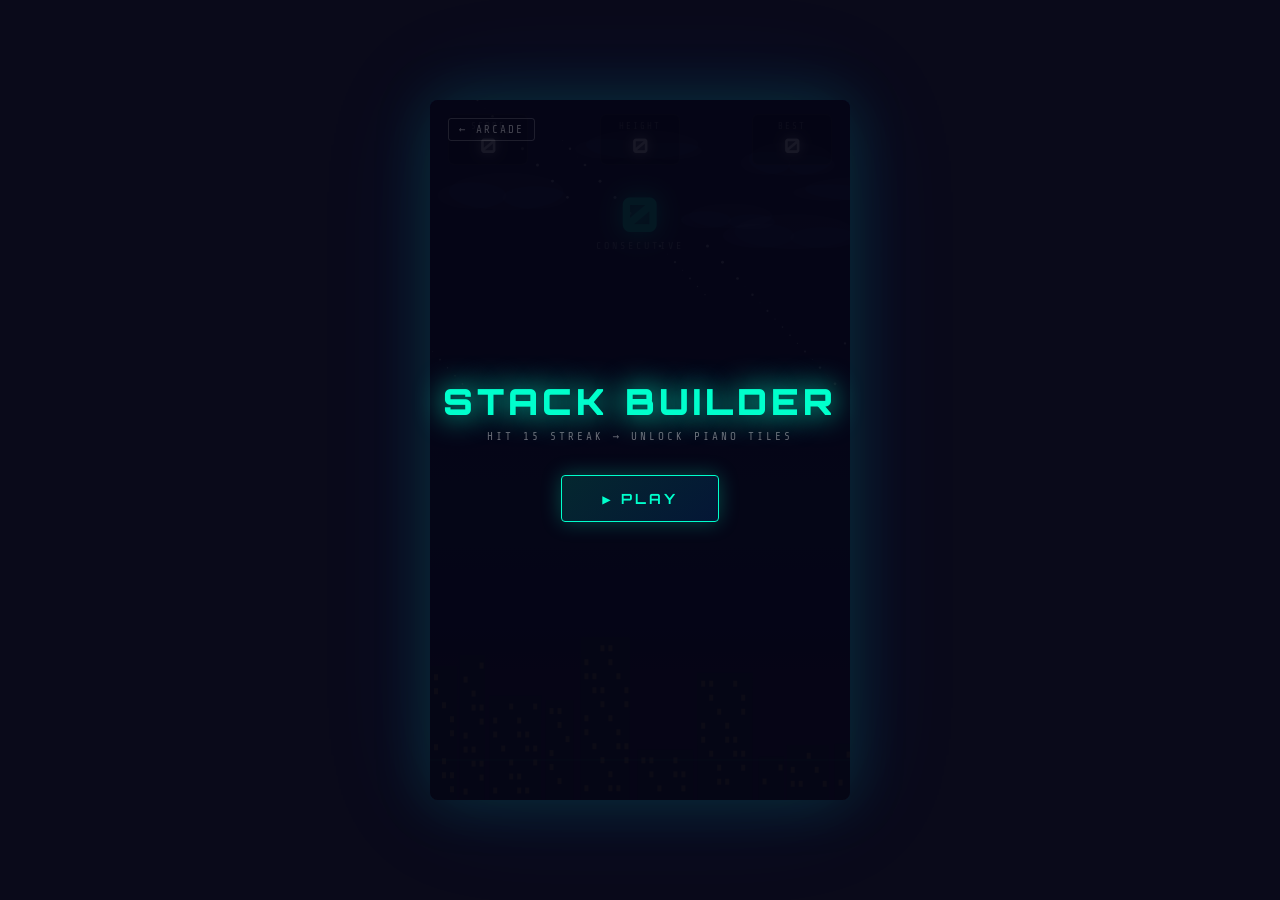
<file: stackbuilder.html>
<!DOCTYPE html>
<html lang="en">
<head>
<meta charset="UTF-8">
<meta name="viewport" content="width=device-width, initial-scale=1.0">
<title>Stack Builder — Consecutive</title>
<style>
  @import url('https://fonts.googleapis.com/css2?family=Orbitron:wght@400;700;900&family=Share+Tech+Mono&display=swap');

  * { margin: 0; padding: 0; box-sizing: border-box; }

  body {
    background: #0a0a1a;
    display: flex;
    justify-content: center;
    align-items: center;
    min-height: 100vh;
    font-family: 'Share Tech Mono', monospace;
    overflow: hidden;
    user-select: none;
  }

  #gameWrapper {
    position: relative;
    width: 420px;
    height: 700px;
  }

  canvas {
    display: block;
    border-radius: 8px;
    box-shadow: 0 0 60px rgba(0,255,200,0.15), 0 0 120px rgba(0,100,255,0.1);
  }

  #ui {
    position: absolute;
    top: 0; left: 0;
    width: 100%; height: 100%;
    pointer-events: none;
  }

  #hud {
    position: absolute;
    top: 14px; left: 0; right: 0;
    display: flex;
    justify-content: space-between;
    align-items: flex-start;
    padding: 0 18px;
  }

  .hud-block {
    text-align: center;
    background: rgba(0,0,0,0.45);
    border: 1px solid rgba(255,255,255,0.08);
    border-radius: 6px;
    padding: 6px 12px;
    min-width: 80px;
  }

  .hud-label {
    font-size: 9px;
    letter-spacing: 2px;
    color: rgba(255,255,255,0.4);
    text-transform: uppercase;
    margin-bottom: 2px;
  }

  .hud-value {
    font-family: 'Orbitron', monospace;
    font-size: 20px;
    font-weight: 700;
    color: #fff;
    text-shadow: 0 0 12px currentColor;
  }

  #streakDisplay {
    position: absolute;
    top: 90px; left: 50%; transform: translateX(-50%);
    text-align: center;
    transition: all 0.2s;
  }

  #streakNum {
    font-family: 'Orbitron', monospace;
    font-size: 48px;
    font-weight: 900;
    color: #00ffcc;
    text-shadow: 0 0 20px #00ffcc, 0 0 40px #00ffcc88;
    line-height: 1;
    transition: all 0.15s;
  }

  #streakLabel {
    font-size: 10px;
    letter-spacing: 3px;
    color: rgba(255,255,255,0.5);
    margin-top: 2px;
  }

  #multiplierBadge {
    display: inline-block;
    background: linear-gradient(135deg, #ff6b00, #ff0080);
    color: #fff;
    font-family: 'Orbitron', monospace;
    font-size: 11px;
    font-weight: 700;
    padding: 2px 8px;
    border-radius: 20px;
    margin-top: 4px;
    opacity: 0;
    transition: opacity 0.3s;
  }

  #screen-overlay {
    position: absolute;
    top: 0; left: 0; right: 0; bottom: 0;
    display: flex;
    flex-direction: column;
    justify-content: center;
    align-items: center;
    background: rgba(5, 5, 20, 0.92);
    border-radius: 8px;
    transition: opacity 0.4s;
    pointer-events: all;
  }

  #screen-overlay.hidden { opacity: 0; pointer-events: none; }

  .screen-title {
    font-family: 'Orbitron', monospace;
    font-size: 36px;
    font-weight: 900;
    letter-spacing: 4px;
    color: #00ffcc;
    text-shadow: 0 0 30px #00ffcc;
    margin-bottom: 6px;
  }

  .screen-sub {
    font-size: 11px;
    letter-spacing: 3px;
    color: rgba(255,255,255,0.4);
    margin-bottom: 32px;
  }

  .stat-row {
    display: flex;
    gap: 32px;
    margin-bottom: 28px;
  }

  .stat-box {
    text-align: center;
  }

  .stat-val {
    font-family: 'Orbitron', monospace;
    font-size: 28px;
    font-weight: 700;
    color: #fff;
  }

  .stat-lbl {
    font-size: 9px;
    letter-spacing: 2px;
    color: rgba(255,255,255,0.35);
    margin-top: 2px;
  }

  .play-btn {
    background: linear-gradient(135deg, #00ffcc22, #0080ff22);
    border: 1.5px solid #00ffcc;
    color: #00ffcc;
    font-family: 'Orbitron', monospace;
    font-size: 14px;
    font-weight: 700;
    letter-spacing: 3px;
    padding: 14px 40px;
    border-radius: 4px;
    cursor: pointer;
    pointer-events: all;
    text-transform: uppercase;
    transition: all 0.2s;
    box-shadow: 0 0 20px #00ffcc44;
  }

  .play-btn:hover {
    background: linear-gradient(135deg, #00ffcc44, #0080ff44);
    box-shadow: 0 0 40px #00ffcc88;
    transform: translateY(-2px);
  }

  .milestone-toast {
    position: absolute;
    top: 50%; left: 50%;
    transform: translate(-50%, -50%);
    font-family: 'Orbitron', monospace;
    font-size: 22px;
    font-weight: 900;
    color: #ffcc00;
    text-shadow: 0 0 30px #ffcc00;
    letter-spacing: 3px;
    opacity: 0;
    pointer-events: none;
    white-space: nowrap;
  }

  #windIndicator {
    position: absolute;
    bottom: 20px;
    left: 50%;
    transform: translateX(-50%);
    display: flex;
    align-items: center;
    gap: 6px;
    opacity: 0;
    transition: opacity 0.5s;
  }

  #windIndicator.visible { opacity: 1; }

  .wind-label {
    font-size: 9px;
    letter-spacing: 2px;
    color: rgba(255,255,255,0.4);
  }

  .wind-arrow {
    font-size: 14px;
    color: #88ccff;
    text-shadow: 0 0 8px #88ccff;
    transition: transform 0.3s;
  }

  #heightMarker {
    position: absolute;
    right: 22px;
    bottom: 50px;
    font-size: 10px;
    letter-spacing: 1px;
    color: rgba(255,255,255,0.3);
    pointer-events: none;
  }
  @keyframes bannerSlide {
    from { transform: translateY(-100%); opacity: 0; }
    to   { transform: translateY(0);     opacity: 1; }
  }

  /* ── Streak unlock pop-up modal ── */
  #streakModal {
    display: none;
    position: fixed; inset: 0;
    z-index: 500;
    align-items: center; justify-content: center;
    background: rgba(5,5,15,0.88);
    backdrop-filter: blur(8px);
    animation: modalFadeIn .35s ease-out;
  }
  #streakModal.show { display: flex; }
  .modal-box {
    position: relative;
    background: linear-gradient(160deg, #0d0d22, #05050a);
    border: 2px solid #39ff14;
    border-radius: 10px;
    padding: 44px 48px 40px;
    text-align: center;
    max-width: 380px; width: 88%;
    box-shadow: 0 0 60px rgba(57,255,20,0.35), 0 0 120px rgba(57,255,20,0.12);
    animation: modalPop .42s cubic-bezier(0.34,1.56,0.64,1);
  }
  .modal-icon {
    font-size: 52px; margin-bottom: 10px;
    animation: iconBounce .5s ease-out;
  }
  .modal-title {
    font-family: 'Orbitron', monospace;
    font-size: 2rem; font-weight: 900;
    letter-spacing: .12em;
    color: #39ff14;
    text-shadow: 0 0 20px #39ff14, 0 0 40px rgba(57,255,20,0.5);
    margin-bottom: 4px; line-height: 1.2;
  }
  .modal-sub {
    font-family: 'Share Tech Mono', monospace;
    font-size: .68rem; letter-spacing: .25em;
    color: rgba(255,255,255,.35); margin-bottom: 20px;
    text-transform: uppercase;
  }
  .modal-stat {
    display: inline-block;
    background: rgba(57,255,20,0.08);
    border: 1px solid rgba(57,255,20,0.25);
    border-radius: 4px; padding: 7px 18px; margin-bottom: 24px;
    font-family: 'Orbitron', monospace;
    font-size: 1.1rem; letter-spacing: .1em;
    color: #ffe600; text-shadow: 0 0 10px #ffe600;
  }
  .modal-divider {
    height: 1px;
    background: linear-gradient(90deg, transparent, rgba(57,255,20,0.3), transparent);
    margin-bottom: 20px;
  }
  .modal-question {
    font-family: 'Share Tech Mono', monospace;
    font-size: .68rem; letter-spacing: .2em;
    color: rgba(255,255,255,.3); margin-bottom: 14px; text-transform: uppercase;
  }
  .modal-btns { display: flex; gap: 10px; justify-content: center; flex-wrap: wrap; }
  .modal-btn-arcade {
    font-family: 'Orbitron', monospace; font-size: .85rem; font-weight: 700;
    letter-spacing: .12em; padding: .65rem 1.6rem;
    background: #39ff14; color: #05050a;
    border: none; border-radius: 4px; cursor: pointer;
    box-shadow: 0 0 24px rgba(57,255,20,0.5), 4px 4px 0 rgba(0,0,0,0.4);
    transition: all .15s;
  }
  .modal-btn-arcade:hover {
    transform: translate(-2px,-2px);
    box-shadow: 0 0 40px rgba(57,255,20,0.8), 6px 6px 0 rgba(0,0,0,0.4);
  }
  .modal-btn-stay {
    font-family: 'Orbitron', monospace; font-size: .85rem; font-weight: 700;
    letter-spacing: .12em; padding: .65rem 1.6rem;
    background: transparent; color: rgba(255,255,255,.35);
    border: 2px solid rgba(255,255,255,.15); border-radius: 4px; cursor: pointer;
    transition: all .15s;
  }
  .modal-btn-stay:hover { color: #00ffcc; border-color: #00ffcc; box-shadow: 0 0 14px rgba(0,255,200,.3); }
  .modal-spark {
    position: absolute; width: 5px; height: 5px; border-radius: 50%;
    pointer-events: none; animation: sparkFloat 2s ease-in-out infinite;
  }
  @keyframes modalFadeIn { from { opacity: 0; }                    to { opacity: 1; } }
  @keyframes modalPop    { from { transform: scale(0.6); opacity: 0; } to { transform: scale(1); opacity: 1; } }
  @keyframes iconBounce  { from { transform: scale(0.4) rotate(-15deg); } to { transform: scale(1) rotate(0deg); } }
  @keyframes sparkFloat  {
    0%,100% { transform: translate(0,0) scale(1);              opacity: 1; }
    50%     { transform: translate(var(--sx),var(--sy)) scale(1.5); opacity: 0.5; }
  }
</style>
</head>
<body>
<div id="gameWrapper">
  <canvas id="c" width="420" height="700"></canvas>

  <div id="ui">
    <div id="hud">
      <div class="hud-block">
        <div class="hud-label">Score</div>
        <div class="hud-value" id="scoreVal">0</div>
      </div>
      <div class="hud-block">
        <div class="hud-label">Height</div>
        <div class="hud-value" id="heightVal">0</div>
      </div>
      <div class="hud-block">
        <div class="hud-label">Best</div>
        <div class="hud-value" id="bestVal">0</div>
      </div>
    </div>

    <div id="streakDisplay">
      <div id="streakNum">0</div>
      <div id="streakLabel">CONSECUTIVE</div>
      <div id="multiplierBadge">×1</div>
    </div>

    <div id="windIndicator">
      <span class="wind-label">WIND</span>
      <span class="wind-arrow" id="windArrow">→</span>
      <span class="wind-label" id="windStrength">—</span>
    </div>

    <div id="heightMarker"></div>

    <div class="milestone-toast" id="toast"></div>

    <!-- In-game unlock banner -->
    <div id="unlockBanner" style="display:none; position:absolute; top:0; left:0; right:0; background:linear-gradient(90deg,rgba(57,255,20,0.18),rgba(0,245,255,0.12),rgba(57,255,20,0.18)); border-bottom:1px solid rgba(57,255,20,0.4); padding:10px; text-align:center; font-family:'Orbitron',monospace; font-size:11px; letter-spacing:3px; color:#39ff14; text-shadow:0 0 12px #39ff14; z-index:50; animation:bannerSlide .4s ease-out;">⚡ STAGE 2 UNLOCKED — PIANO TILES READY ⚡</div>

    <!-- Start / Game Over Screen -->
    <div id="screen-overlay">
      <a href="index.html" onclick="event.preventDefault(); goToArcadeWithUnlock();" style="position:absolute; top:18px; left:18px; font-family:'Share Tech Mono',monospace; font-size:11px; letter-spacing:2px; color:rgba(255,255,255,0.25); text-decoration:none; border:1px solid rgba(255,255,255,0.1); border-radius:3px; padding:4px 10px; transition:all .2s;" onmouseover="this.style.color='#00ffcc';this.style.borderColor='#00ffcc';" onmouseout="this.style.color='rgba(255,255,255,0.25)';this.style.borderColor='rgba(255,255,255,0.1)';">← ARCADE</a>
      <div class="screen-title" id="overlayTitle">STACK BUILDER</div>
      <div class="screen-sub" id="overlaySub">HIT 15 STREAK → UNLOCK PIANO TILES</div>
      <div class="stat-row" id="statRow" style="display:none">
        <div class="stat-box">
          <div class="stat-val" id="finalScore">0</div>
          <div class="stat-lbl">SCORE</div>
        </div>
        <div class="stat-box">
          <div class="stat-val" id="finalStreak">0</div>
          <div class="stat-lbl">BEST STREAK</div>
        </div>
        <div class="stat-box">
          <div class="stat-val" id="finalHeight">0</div>
          <div class="stat-lbl">HEIGHT</div>
        </div>
      </div>
      <div id="unlockBadge" style="display:none; background:linear-gradient(135deg,rgba(57,255,20,0.15),rgba(0,245,255,0.1)); border:1.5px solid #39ff14; border-radius:4px; padding:8px 20px; margin-bottom:12px; font-family:'Share Tech Mono',monospace; font-size:12px; letter-spacing:2px; color:#39ff14; text-shadow:0 0 10px #39ff14;">✅ STAGE 2 UNLOCKED — HEAD BACK TO ARCADE!</div>
      <div style="display:flex; gap:10px; flex-wrap:wrap; justify-content:center;">
        <button class="play-btn" id="playBtn">▶ PLAY</button>
        <button class="play-btn" id="arcadeBtn" style="background:linear-gradient(135deg,rgba(255,255,255,0.05),rgba(255,255,255,0.02)); border-color:rgba(255,255,255,0.2); color:rgba(255,255,255,0.4); display:none;">← ARCADE</button>
      </div>
    </div>
  </div>
</div>

<!-- ── Streak unlock pop-up ── -->
<div id="streakModal">
  <div class="modal-box" id="modalBox">
    <div class="modal-icon">🏗️</div>
    <div class="modal-title">UNLOCKED!</div>
    <div class="modal-sub">Stage 2 — Piano Tiles Unlocked</div>
    <div class="modal-stat" id="modalStreakStat">15 STREAK</div>
    <div class="modal-divider"></div>
    <div class="modal-question">What do you want to do?</div>
    <div class="modal-btns">
      <button class="modal-btn-arcade" id="modalArcadeBtn">⚡ BACK TO ARCADE</button>
      <button class="modal-btn-stay"   id="modalStayBtn">KEEP STACKING</button>
    </div>
  </div>
</div>

<script>
const canvas = document.getElementById('c');
const ctx = canvas.getContext('2d');
const W = canvas.width, H = canvas.height;

// DOM refs
const scoreVal = document.getElementById('scoreVal');
const heightVal = document.getElementById('heightVal');
const bestVal = document.getElementById('bestVal');
const streakNum = document.getElementById('streakNum');
const multiplierBadge = document.getElementById('multiplierBadge');
const overlayTitle = document.getElementById('overlayTitle');
const overlaySub = document.getElementById('overlaySub');
const screenOverlay = document.getElementById('screen-overlay');
const statRow = document.getElementById('statRow');
const finalScore = document.getElementById('finalScore');
const finalStreak = document.getElementById('finalStreak');
const finalHeight = document.getElementById('finalHeight');
const playBtn = document.getElementById('playBtn');
const toast = document.getElementById('toast');
const windIndicator = document.getElementById('windIndicator');
const windArrow = document.getElementById('windArrow');
const windStrength = document.getElementById('windStrength');

// ── Palette ────────────────────────────────────────────────────────────────
const BLOCK_COLORS = [
  ['#00ffcc','#00cc99'],['#0088ff','#0055cc'],['#ff6b00','#cc4400'],
  ['#ff0080','#cc0055'],['#aaff00','#77cc00'],['#ff44ff','#cc00cc'],
  ['#ffcc00','#cc9900'],['#00ccff','#0099cc']
];

// ── Arcade integration constants ───────────────────────────────────────────
const STREAK_REQUIRED = 15; // streak needed to unlock Stage 2 (Piano Tiles)
const STAGE_NUMBER    = 1;  // this game is Stage 1

// ── State ──────────────────────────────────────────────────────────────────
let state = 'title'; // title | playing | dead
let blocks = [];        // stacked blocks [{x,y,w,h,color,vel,acc,angle,angVel}]
let movingBlock = null; // the sliding block at top
let score = 0, streak = 0, bestStreak = 0, bestScore = 0;
let multiplier = 1;
let towerHeight = 0;
let wind = 0, windTarget = 0;
let difficulty = 0; // 0..1
let screenShake = 0;
let particles = [];
let clouds = [];
let cityBuildings = [];
let frameCount = 0;
let colorIndex = 0;
let physicsAccum = 0;
let lastPlacedWidth = 140; // tracks the trimmed width of the last placed block
let unlockFired = false;   // true once we've signalled the hub
const FIXED_DT = 1/60;

// ── Physics constants ──────────────────────────────────────────────────────
const GRAVITY = 0.5;
const FRICTION = 0.85;
const ANG_FRICTION = 0.88;
const BLOCK_H = 28;
const BASE_BLOCK_W = 140; // starting platform width
const MIN_BLOCK_W = 18;   // absolute minimum before game becomes nearly impossible

// ── Init scene ─────────────────────────────────────────────────────────────
function initScene() {
  // Clouds
  clouds = Array.from({length:6}, (_,i) => ({
    x: Math.random()*W, y: 40+Math.random()*120,
    w: 60+Math.random()*80, h: 20+Math.random()*20,
    speed: 0.2+Math.random()*0.3
  }));
  // City silhouette
  cityBuildings = [];
  let cx = 0;
  while(cx < W+40) {
    const bw = 18+Math.random()*40;
    const bh = 40+Math.random()*160;
    cityBuildings.push({x:cx, w:bw, h:bh});
    cx += bw + 2+Math.random()*6;
  }
}

function newGame() {
  blocks = [];
  particles = [];
  score = 0; streak = 0; multiplier = 1;
  towerHeight = 0; difficulty = 0;
  wind = 0; windTarget = 0;
  frameCount = 0; colorIndex = 0;
  screenShake = 0;
  lastPlacedWidth = BASE_BLOCK_W;
  unlockFired = false;

  // Place base platform
  blocks.push(makePlatform());
  spawnMovingBlock();
  updateHUD();
  screenOverlay.classList.add('hidden');
  state = 'playing';
}

function makePlatform() {
  return {
    x: W/2 - 70, y: H - 60,
    w: 140, h: BLOCK_H,
    color: BLOCK_COLORS[0],
    vx:0, vy:0, ax:0, ay:0,
    angle:0, angVel:0,
    locked: true
  };
}

function getStackTopY() {
  if (!blocks.length) return H - 60;
  return Math.min(...blocks.map(b => b.y));
}

function spawnMovingBlock() {
  colorIndex = (colorIndex+1) % BLOCK_COLORS.length;
  // New block is exactly the same width as the last placed block
  const w = Math.max(MIN_BLOCK_W, lastPlacedWidth);
  // Speed ramps steeply with difficulty — by height ~20 it is very fast
  const baseSpeed = 2.2 + difficulty * 7.0;
  const speed = baseSpeed * (Math.random() < 0.5 ? 1 : -1);
  movingBlock = {
    x: speed > 0 ? -w : W,
    y: getStackTopY() - BLOCK_H - 10,
    w, h: BLOCK_H,
    vx: speed, vy: 0,
    color: BLOCK_COLORS[colorIndex],
    angle: 0, angVel: 0,
    dropped: false, landing: false,
    landTimer: 0
  };
}

// ── Drop block ─────────────────────────────────────────────────────────────
function dropBlock() {
  if (!movingBlock || movingBlock.dropped || state !== 'playing') return;
  movingBlock.dropped = true;
  movingBlock.vy = 1;
  movingBlock.vx *= 0.1; // slight carry
}

// ── Physics update ─────────────────────────────────────────────────────────
function physicsStep() {
  if (!movingBlock) return;

  if (movingBlock.dropped) {
    // Apply gravity + wind
    movingBlock.vy += GRAVITY;
    movingBlock.vx += wind * 0.04;
    movingBlock.x += movingBlock.vx;
    movingBlock.y += movingBlock.vy;
    movingBlock.angle += movingBlock.angVel;
    movingBlock.angVel *= ANG_FRICTION;

    // Check collision with top block
    const topBlock = getTopBlock();
    if (topBlock) {
      const blockBottom = movingBlock.y + movingBlock.h;
      const stackTop = topBlock.y;
      if (blockBottom >= stackTop && movingBlock.y < stackTop && movingBlock.vy > 0) {
        landBlock(topBlock);
        return;
      }
    }

    // Miss — fell off screen
    if (movingBlock.y > H + 50) {
      triggerGameOver();
    }
  } else {
    // Sliding motion
    movingBlock.x += movingBlock.vx;
    // Bounce at edges
    if (movingBlock.x < -movingBlock.w) movingBlock.x = W + 5;
    if (movingBlock.x > W + 5) movingBlock.x = -movingBlock.w;
  }

  // Wobble stacked blocks (instability) — kicks in sooner and stronger
  if (difficulty > 0.12) {
    blocks.forEach((b, i) => {
      if (b.locked) return;
      b.angVel += (Math.random()-0.5) * difficulty * 0.025;
      b.angVel *= ANG_FRICTION;
      b.angle += b.angVel;
      // Clamp angle
      if (Math.abs(b.angle) > 0.6) { b.angle *= 0.9; b.angVel *= -0.3; }
      b.vx += wind * 0.005;
      b.vx *= 0.92;
      b.x += b.vx;
    });
  }
}

function getTopBlock() {
  if (!blocks.length) return null;
  return blocks.reduce((a,b) => a.y < b.y ? a : b);
}

function landBlock(topBlock) {
  const mb = movingBlock;
  // Snap to top
  mb.y = topBlock.y - mb.h;
  mb.vy = 0; mb.vx = 0;

  // Check if successfully landed (overlapping enough)
  const overlapLeft  = Math.max(mb.x, topBlock.x);
  const overlapRight = Math.min(mb.x + mb.w, topBlock.x + topBlock.w);
  const overlap = overlapRight - overlapLeft;

  // Require 30% overlap — tighter than before, punishes sloppy drops more
  const minOverlap = mb.w * 0.30;

  if (overlap < minOverlap) {
    // Miss — not enough overlap
    triggerGameOver();
    return;
  }

  // Trim block to only overlapping region (classic stacker mechanic)
  const trimRatio = overlap / mb.w;
  mb.x = overlapLeft;
  mb.w = overlap;
  mb.angle = 0; mb.angVel = 0;
  mb.vx = 0; mb.vy = 0;
  mb.locked = false;

  // Record the trimmed width — next block will match this exact size
  lastPlacedWidth = mb.w;

  blocks.push({...mb});
  towerHeight = blocks.length - 1;

  // Score
  streak++;
  if (streak > bestStreak) bestStreak = streak;
  multiplier = 1 + Math.floor(streak / 5);
  const pts = Math.round(100 * multiplier * (trimRatio * 0.5 + 0.5));
  score += pts;
  if (score > bestScore) bestScore = score;

  // Difficulty — steeper curve: already hard by height 15
  difficulty = Math.min(1, towerHeight * 0.028);

  // Wind kicks in earlier (height 3) and gets stronger
  if (towerHeight >= 3 && towerHeight % 4 === 0) {
    windTarget = (Math.random()-0.5) * difficulty * 6;
  }
  wind += (windTarget - wind) * 0.08;

  // Spawn delay shrinks with difficulty (from 300ms down to 80ms)
  const spawnDelay = Math.max(80, 300 - difficulty * 220);

  // Particles
  spawnParticles(mb.x + mb.w/2, mb.y, mb.color[0], streak % 10 === 0 ? 30 : 12);

  // Screen shake on high streak
  if (streak % 10 === 0) screenShake = 8;

  // Arcade unlock — fire once when streak threshold first reached
  if (streak >= STREAK_REQUIRED && !unlockFired) {
    unlockFired = true;
    sessionStorage.setItem('gj_unlocked', '2');
    playUnlockFanfare();
    showUnlockModal(streak);
  }

  // Milestone toast
  if ([10,25,50,100].includes(streak)) showToast(`🔥 ${streak} STREAK!`);

  movingBlock = null;
  updateHUD();
  scrollCamera();
  setTimeout(spawnMovingBlock, spawnDelay);
}

// ── Camera scroll (keep tower top visible) ─────────────────────────────────
let cameraY = 0;
let cameraTween = 0;

function scrollCamera() {
  const topY = getStackTopY();
  const targetCam = Math.max(0, (H/2 - 100) - topY);
  cameraTween = targetCam;
}

// ── Game Over ──────────────────────────────────────────────────────────────
function triggerGameOver() {
  state = 'dead';
  movingBlock = null;
  screenShake = 16;
  setTimeout(() => {
    overlayTitle.textContent = 'GAME OVER';
    overlaySub.textContent = streak >= STREAK_REQUIRED ? '🎉 STAGE 2 UNLOCKED!' : streak > 0 ? `${streak} STREAK` : 'NO STREAK';
    statRow.style.display = 'flex';
    finalScore.textContent = score;
    finalStreak.textContent = streak;
    finalHeight.textContent = towerHeight;
    playBtn.textContent = '↺ RETRY';

    // Show arcade button always; highlight it if unlock was earned
    const arcadeBtn = document.getElementById('arcadeBtn');
    const unlockBadge = document.getElementById('unlockBadge');
    if (arcadeBtn) {
      arcadeBtn.style.display = 'inline-block';
      if (unlockFired || bestStreak >= STREAK_REQUIRED) {
        unlockBadge.style.display = 'block';
        arcadeBtn.style.borderColor = '#39ff14';
        arcadeBtn.style.color = '#39ff14';
        arcadeBtn.style.textShadow = '0 0 10px #39ff14';
        arcadeBtn.textContent = '⚡ BACK TO ARCADE →';
      }
    }

    screenOverlay.classList.remove('hidden');
  }, 600);
}

// ── Particles ──────────────────────────────────────────────────────────────
function spawnParticles(x, y, color, count) {
  for (let i=0; i<count; i++) {
    const angle = Math.random()*Math.PI*2;
    const speed = 1.5+Math.random()*3;
    particles.push({
      x, y, vx: Math.cos(angle)*speed, vy: Math.sin(angle)*speed - 2,
      color, size: 2+Math.random()*4,
      life: 1, decay: 0.02+Math.random()*0.03
    });
  }
}

function updateParticles() {
  particles = particles.filter(p => p.life > 0);
  particles.forEach(p => {
    p.x += p.vx; p.y += p.vy;
    p.vy += 0.12; p.vx *= 0.96;
    p.life -= p.decay;
    p.size *= 0.97;
  });
}

// ── Toast ──────────────────────────────────────────────────────────────────
let toastTimer = null;
function showToast(msg) {
  toast.textContent = msg;
  toast.style.opacity = '1';
  toast.style.transform = 'translate(-50%, -50%) scale(1.2)';
  clearTimeout(toastTimer);
  toastTimer = setTimeout(() => {
    toast.style.opacity = '0';
    toast.style.transform = 'translate(-50%, -50%) scale(0.8)';
  }, 1200);
}

// ── HUD ────────────────────────────────────────────────────────────────────
function updateHUD() {
  scoreVal.textContent = score;
  heightVal.textContent = towerHeight;
  bestVal.textContent = bestScore;
  streakNum.textContent = streak;
  streakNum.style.color = streak >= 25 ? '#ffcc00' : streak >= 10 ? '#ff6b00' : '#00ffcc';
  streakNum.style.textShadow = `0 0 20px ${streakNum.style.color}, 0 0 40px ${streakNum.style.color}88`;
  if (multiplier > 1) {
    multiplierBadge.textContent = `×${multiplier}`;
    multiplierBadge.style.opacity = '1';
  } else {
    multiplierBadge.style.opacity = '0';
  }
  // Wind indicator
  if (Math.abs(wind) > 0.2) {
    windIndicator.classList.add('visible');
    windArrow.textContent = wind > 0 ? '→' : '←';
    const bars = Math.ceil(Math.abs(wind)/1.5);
    windStrength.textContent = '█'.repeat(Math.min(bars,4));
  } else {
    windIndicator.classList.remove('visible');
  }
}

// ── Draw ───────────────────────────────────────────────────────────────────
function drawBackground() {
  // Sky gradient
  const sky = ctx.createLinearGradient(0,0,0,H);
  sky.addColorStop(0, '#0a0a2e');
  sky.addColorStop(0.6, '#0d1540');
  sky.addColorStop(1, '#1a0a30');
  ctx.fillStyle = sky;
  ctx.fillRect(0,0,W,H);

  // Stars
  ctx.fillStyle = 'rgba(255,255,255,0.6)';
  for (let i=0; i<60; i++) {
    const sx = (i*137.5)%W;
    const sy = (i*97.3)%300;
    const ss = (Math.sin(frameCount*0.02+i)*0.5+0.5)*1.5;
    ctx.beginPath();
    ctx.arc(sx, sy, ss, 0, Math.PI*2);
    ctx.fill();
  }

  // City silhouette
  const camOffset = cameraY;
  ctx.fillStyle = '#0e1625';
  cityBuildings.forEach(b => {
    ctx.fillRect(b.x, H - b.h + camOffset, b.w, b.h);
  });

  // City windows
  cityBuildings.forEach(b => {
    for (let wy = H - b.h + camOffset + 8; wy < H - 10; wy += 14) {
      for (let wx = b.x + 4; wx < b.x + b.w - 4; wx += 8) {
        const lit = Math.sin(wx*3.7+wy*1.9+frameCount*0.01)>0.3;
        if (lit) {
          ctx.fillStyle = 'rgba(255,220,80,0.35)';
          ctx.fillRect(wx, wy, 4, 6);
        }
      }
    }
  });

  // Clouds
  clouds.forEach(cl => {
    cl.x += cl.speed;
    if (cl.x > W + cl.w) cl.x = -cl.w;
    const clY = cl.y + camOffset * 0.15;
    ctx.fillStyle = 'rgba(100,130,200,0.12)';
    ctx.beginPath();
    ctx.ellipse(cl.x, clY, cl.w/2, cl.h/2, 0, 0, Math.PI*2);
    ctx.fill();
    ctx.beginPath();
    ctx.ellipse(cl.x-cl.w*0.3, clY+4, cl.w*0.3, cl.h*0.35, 0, 0, Math.PI*2);
    ctx.fill();
    ctx.beginPath();
    ctx.ellipse(cl.x+cl.w*0.25, clY+6, cl.w*0.28, cl.h*0.3, 0, 0, Math.PI*2);
    ctx.fill();
  });
}

function drawBlock(b, alpha=1) {
  ctx.save();
  const cx = b.x + b.w/2, cy = b.y + b.h/2;
  ctx.translate(cx + cameraY*0, cy + cameraY);
  ctx.rotate(b.angle || 0);
  ctx.globalAlpha = alpha;

  // Shadow
  ctx.fillStyle = 'rgba(0,0,0,0.3)';
  ctx.fillRect(-b.w/2+4, -b.h/2+4, b.w, b.h);

  // Main body
  const grad = ctx.createLinearGradient(-b.w/2, -b.h/2, b.w/2, b.h/2);
  grad.addColorStop(0, b.color[0]);
  grad.addColorStop(1, b.color[1]);
  ctx.fillStyle = grad;
  ctx.beginPath();
  ctx.roundRect(-b.w/2, -b.h/2, b.w, b.h, 4);
  ctx.fill();

  // Top highlight
  ctx.fillStyle = 'rgba(255,255,255,0.18)';
  ctx.beginPath();
  ctx.roundRect(-b.w/2+2, -b.h/2+2, b.w-4, b.h/3, 3);
  ctx.fill();

  // Glow on high streak
  if (streak >= 10 && !b.locked) {
    const glow = streak >= 25 ? '#ffcc00' : '#ff6b00';
    ctx.strokeStyle = glow;
    ctx.lineWidth = 2;
    ctx.globalAlpha = 0.4 + Math.sin(frameCount*0.15)*0.2;
    ctx.beginPath();
    ctx.roundRect(-b.w/2, -b.h/2, b.w, b.h, 4);
    ctx.stroke();
  }

  ctx.restore();
}

function drawMovingBlock() {
  if (!movingBlock) return;
  const mb = movingBlock;
  ctx.save();
  const cx = mb.x + mb.w/2, cy = mb.y + mb.h/2;
  // Sliding block doesn't scroll with camera unless dropped
  const camOff = mb.dropped ? cameraY : 0;
  ctx.translate(cx, cy + camOff);
  ctx.rotate(mb.angle || 0);

  // Dashed guide line (only when not dropped)
  if (!mb.dropped) {
    ctx.setLineDash([4,6]);
    ctx.strokeStyle = 'rgba(255,255,255,0.1)';
    ctx.lineWidth = 1;
    ctx.beginPath();
    ctx.moveTo(0, mb.h/2);
    ctx.lineTo(0, H - cy - camOff);
    ctx.stroke();
    ctx.setLineDash([]);
  }

  // Shadow
  ctx.fillStyle = 'rgba(0,0,0,0.25)';
  ctx.fillRect(-mb.w/2+3, -mb.h/2+3, mb.w, mb.h);

  const grad = ctx.createLinearGradient(-mb.w/2, 0, mb.w/2, 0);
  grad.addColorStop(0, mb.color[0]);
  grad.addColorStop(1, mb.color[1]);
  ctx.fillStyle = grad;
  ctx.globalAlpha = mb.dropped ? 1 : (0.8 + Math.sin(frameCount*0.2)*0.1);
  ctx.beginPath();
  ctx.roundRect(-mb.w/2, -mb.h/2, mb.w, mb.h, 4);
  ctx.fill();

  ctx.fillStyle = 'rgba(255,255,255,0.2)';
  ctx.beginPath();
  ctx.roundRect(-mb.w/2+2, -mb.h/2+2, mb.w-4, mb.h/3, 3);
  ctx.fill();

  ctx.restore();
}

function drawParticles() {
  particles.forEach(p => {
    ctx.save();
    ctx.globalAlpha = p.life * 0.9;
    ctx.fillStyle = p.color;
    ctx.shadowColor = p.color;
    ctx.shadowBlur = 8;
    ctx.beginPath();
    ctx.arc(p.x, p.y + cameraY, p.size, 0, Math.PI*2);
    ctx.fill();
    ctx.restore();
  });
}

function drawGroundLine() {
  ctx.strokeStyle = 'rgba(0,255,200,0.2)';
  ctx.lineWidth = 1;
  ctx.beginPath();
  ctx.moveTo(0, H - 40 + cameraY);
  ctx.lineTo(W, H - 40 + cameraY);
  ctx.stroke();
}

// ── Main loop ──────────────────────────────────────────────────────────────
let lastTime = 0;

function loop(ts) {
  const dt = Math.min((ts - lastTime)/1000, 0.05);
  lastTime = ts;
  frameCount++;

  // Tween camera
  cameraY += (cameraTween - cameraY) * 0.06;

  // Wind drift
  wind += (windTarget - wind) * 0.02;

  // Screen shake
  if (screenShake > 0) {
    screenShake *= 0.85;
    if (screenShake < 0.3) screenShake = 0;
  }

  // Physics
  if (state === 'playing') {
    physicsAccum += dt;
    while (physicsAccum >= FIXED_DT) {
      physicsStep();
      physicsAccum -= FIXED_DT;
    }
    updateParticles();
  }

  // Draw
  ctx.save();
  if (screenShake > 0) {
    ctx.translate((Math.random()-0.5)*screenShake, (Math.random()-0.5)*screenShake);
  }

  drawBackground();
  drawGroundLine();

  // Draw stacked blocks
  blocks.forEach((b,i) => {
    // Tilt color hint for instability
    const instability = Math.abs(b.angle) / 0.6;
    drawBlock(b, 1);
    if (instability > 0.3 && !b.locked) {
      ctx.save();
      ctx.globalAlpha = instability * 0.3;
      ctx.fillStyle = '#ff3300';
      ctx.fillRect(b.x, b.y + cameraY, b.w, b.h);
      ctx.restore();
    }
  });

  drawMovingBlock();
  drawParticles();

  ctx.restore();

  requestAnimationFrame(loop);
}

// ── Input ──────────────────────────────────────────────────────────────────
function handleInput() {
  if (state === 'playing') dropBlock();
}

document.addEventListener('keydown', e => {
  if (e.code === 'Space' || e.code === 'ArrowDown' || e.code === 'Enter') {
    e.preventDefault();
    handleInput();
  }
});
canvas.addEventListener('pointerdown', e => { e.preventDefault(); handleInput(); });
document.getElementById('gameWrapper').addEventListener('pointerdown', e => { handleInput(); });

playBtn.addEventListener('click', () => {
  overlayTitle.textContent = 'STACK BUILDER';
  overlaySub.textContent = 'CONSECUTIVE ARCADE';
  statRow.style.display = 'none';
  playBtn.textContent = '▶ PLAY';
  const arcadeBtn = document.getElementById('arcadeBtn');
  const unlockBadge = document.getElementById('unlockBadge');
  if (arcadeBtn) { arcadeBtn.style.display = 'none'; arcadeBtn.style.borderColor = ''; arcadeBtn.style.color = ''; arcadeBtn.textContent = '← ARCADE'; }
  if (unlockBadge) unlockBadge.style.display = 'none';
  newGame();
});

document.getElementById('arcadeBtn').addEventListener('click', () => {
  goToArcadeWithUnlock();
});

// ── Arcade navigation with unlock level ────────────────────────────────────
function goToArcadeWithUnlock() {
  const level = sessionStorage.getItem('gj_unlocked') || '1';
  window.location.href = 'index.html?unlocked=' + level;
}

// ── Streak modal ───────────────────────────────────────────────────────────
function playUnlockFanfare() {
  try {
    const uc = new (window.AudioContext || window.webkitAudioContext)();
    [0, 0.12, 0.24].forEach((delay, i) => {
      const o = uc.createOscillator(), g = uc.createGain();
      o.connect(g); g.connect(uc.destination);
      o.type = 'sine';
      o.frequency.setValueAtTime([880, 1100, 1320][i], uc.currentTime + delay);
      g.gain.setValueAtTime(.15, uc.currentTime + delay);
      g.gain.exponentialRampToValueAtTime(.001, uc.currentTime + delay + .2);
      o.start(uc.currentTime + delay); o.stop(uc.currentTime + delay + .22);
    });
  } catch(e) {}
}

function showUnlockModal(streakCount) {
  const modal = document.getElementById('streakModal');
  const stat  = document.getElementById('modalStreakStat');
  const box   = document.getElementById('modalBox');
  if (!modal) return;

  stat.textContent = streakCount + ' STREAK';
  modal.classList.add('show');

  // Sparkles
  const sparkColors = ['#39ff14','#00ffcc','#ffe600','#ff2d78','#fff'];
  for (let i = 0; i < 14; i++) {
    const sp = document.createElement('div');
    sp.className = 'modal-spark';
    const angle = (i / 14) * Math.PI * 2;
    const r = 150 + Math.random() * 70;
    sp.style.cssText = `
      left: calc(50% + ${Math.cos(angle) * r}px);
      top:  calc(50% + ${Math.sin(angle) * r}px);
      background: ${sparkColors[i % sparkColors.length]};
      box-shadow: 0 0 6px ${sparkColors[i % sparkColors.length]};
      --sx: ${(Math.random()-0.5)*28}px;
      --sy: ${(Math.random()-0.5)*28}px;
      animation-delay: ${Math.random() * 0.8}s;
    `;
    box.appendChild(sp);
  }
}

document.getElementById('modalArcadeBtn').addEventListener('click', () => {
  goToArcadeWithUnlock();
});
document.getElementById('modalStayBtn').addEventListener('click', () => {
  const modal = document.getElementById('streakModal');
  modal.classList.remove('show');
  document.querySelectorAll('.modal-spark').forEach(s => s.remove());
});

// ── Start ──────────────────────────────────────────────────────────────────
initScene();
requestAnimationFrame(loop);
</script>
</body>
</html>
</file>
